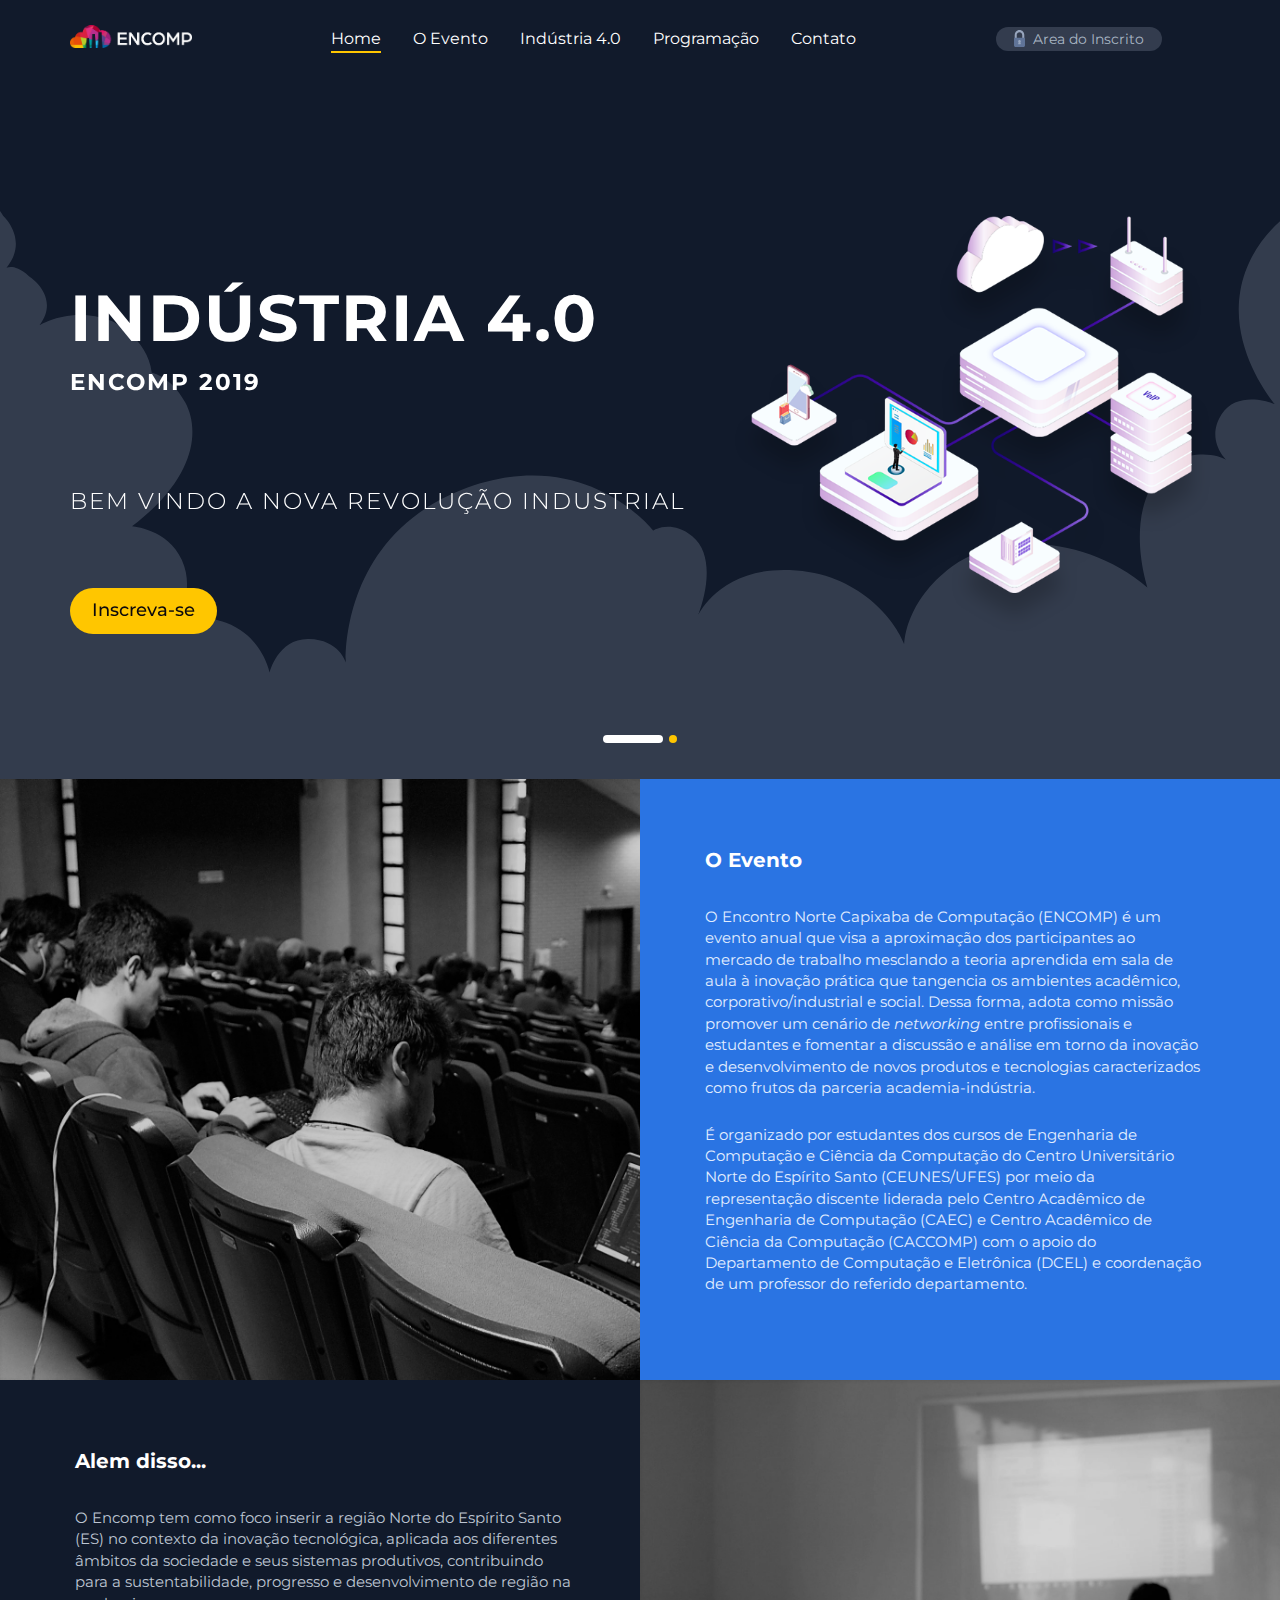
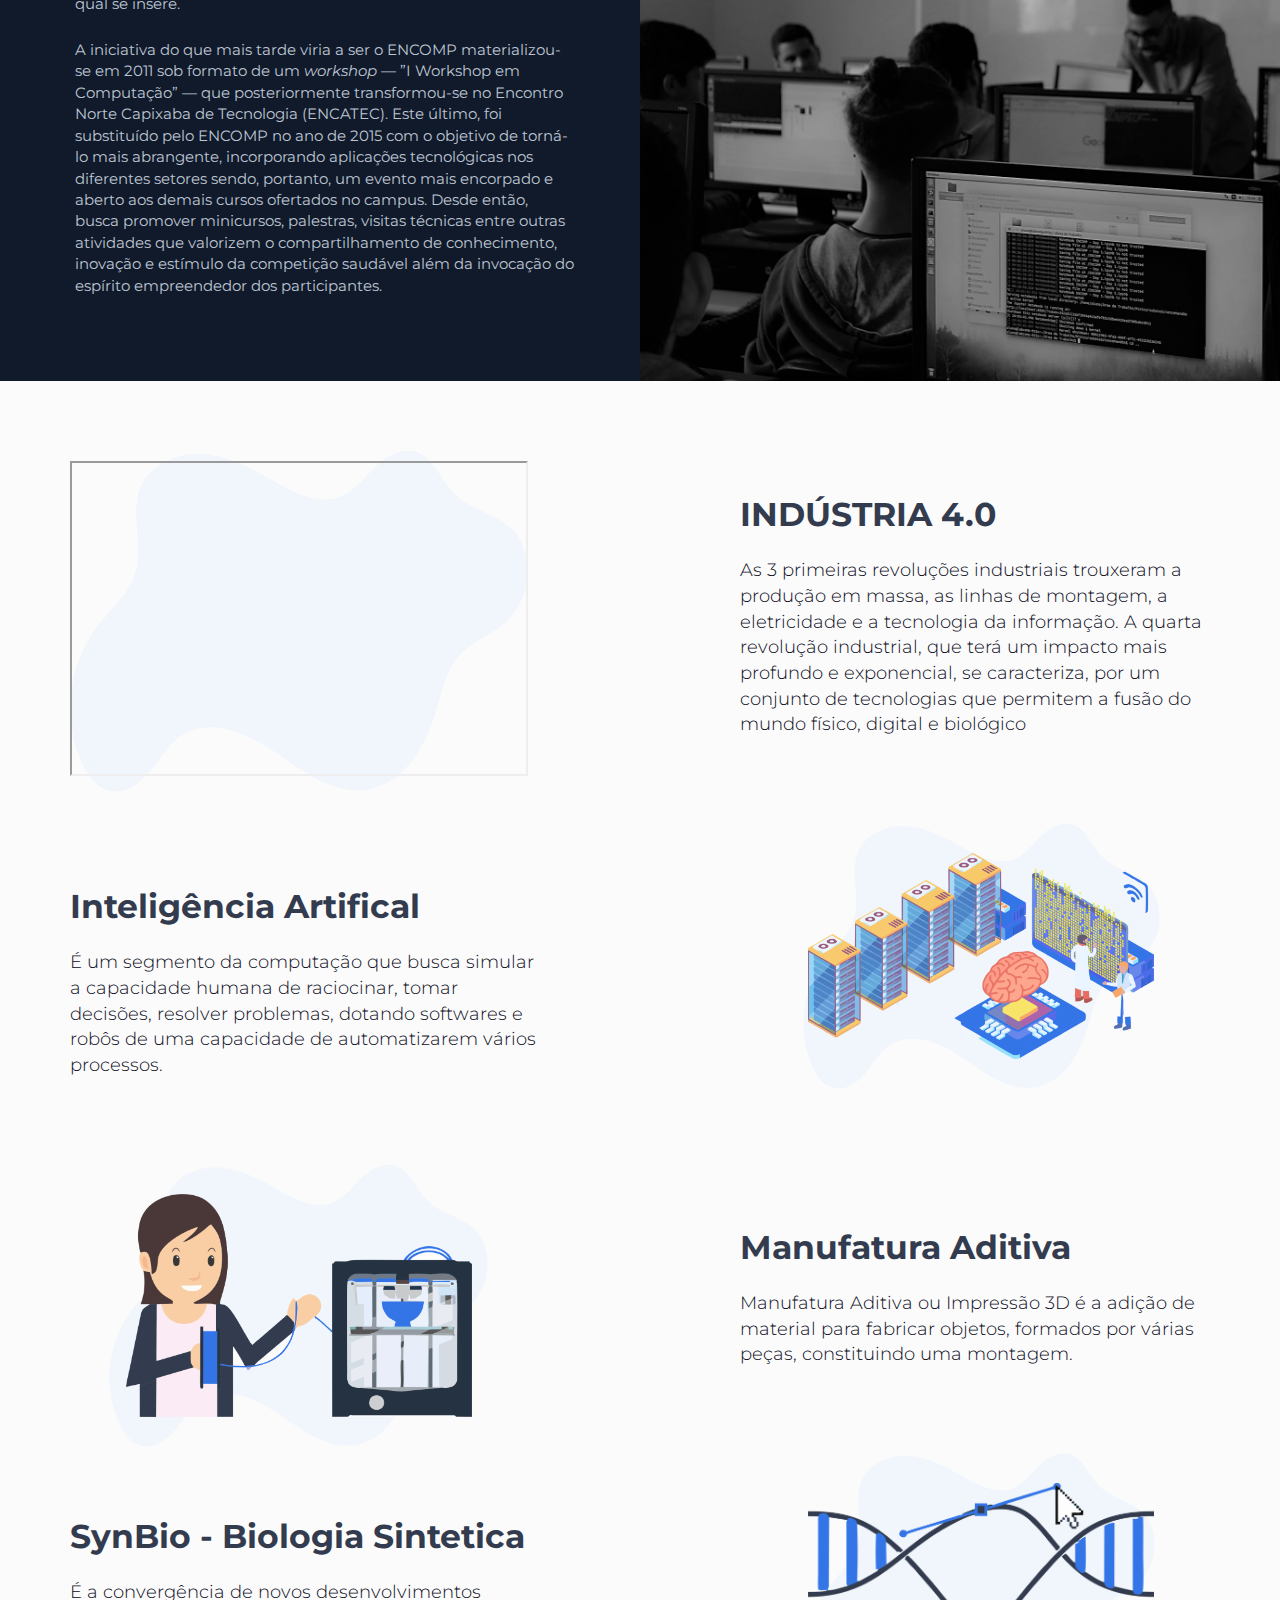
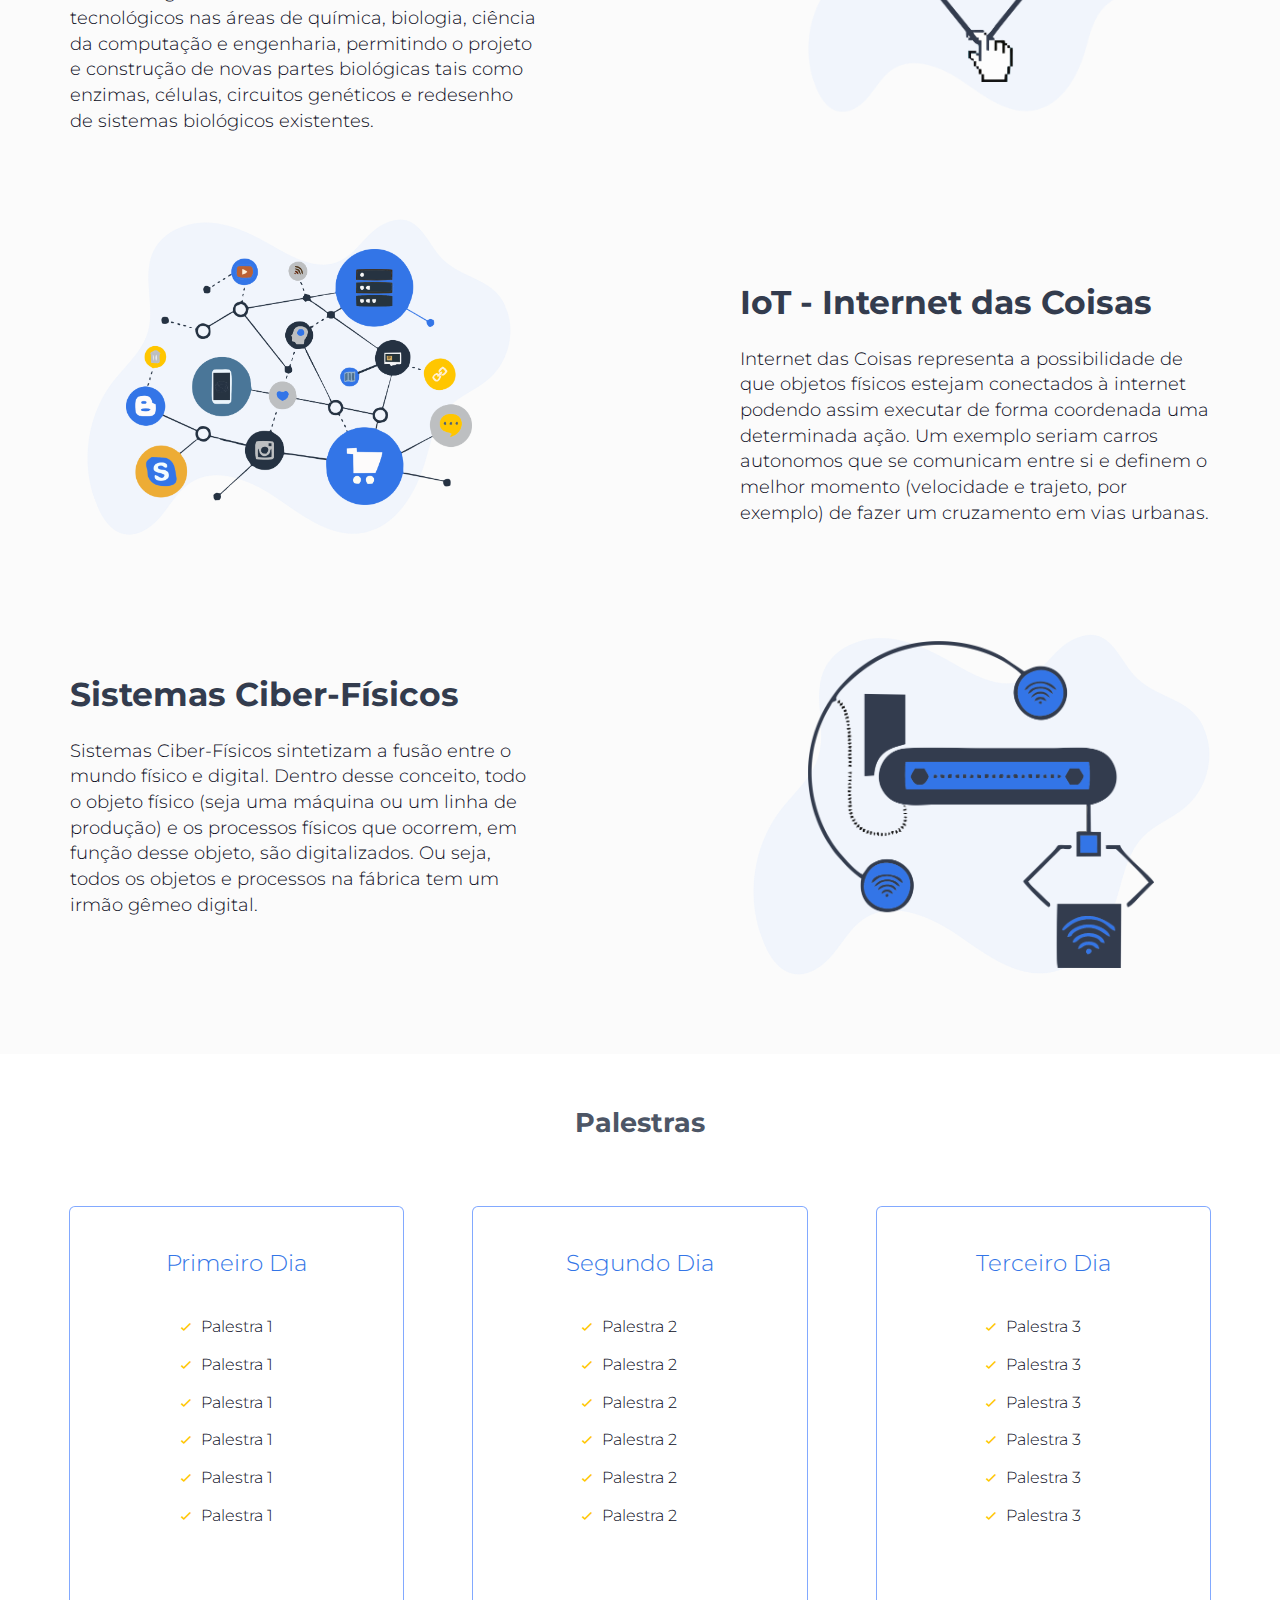
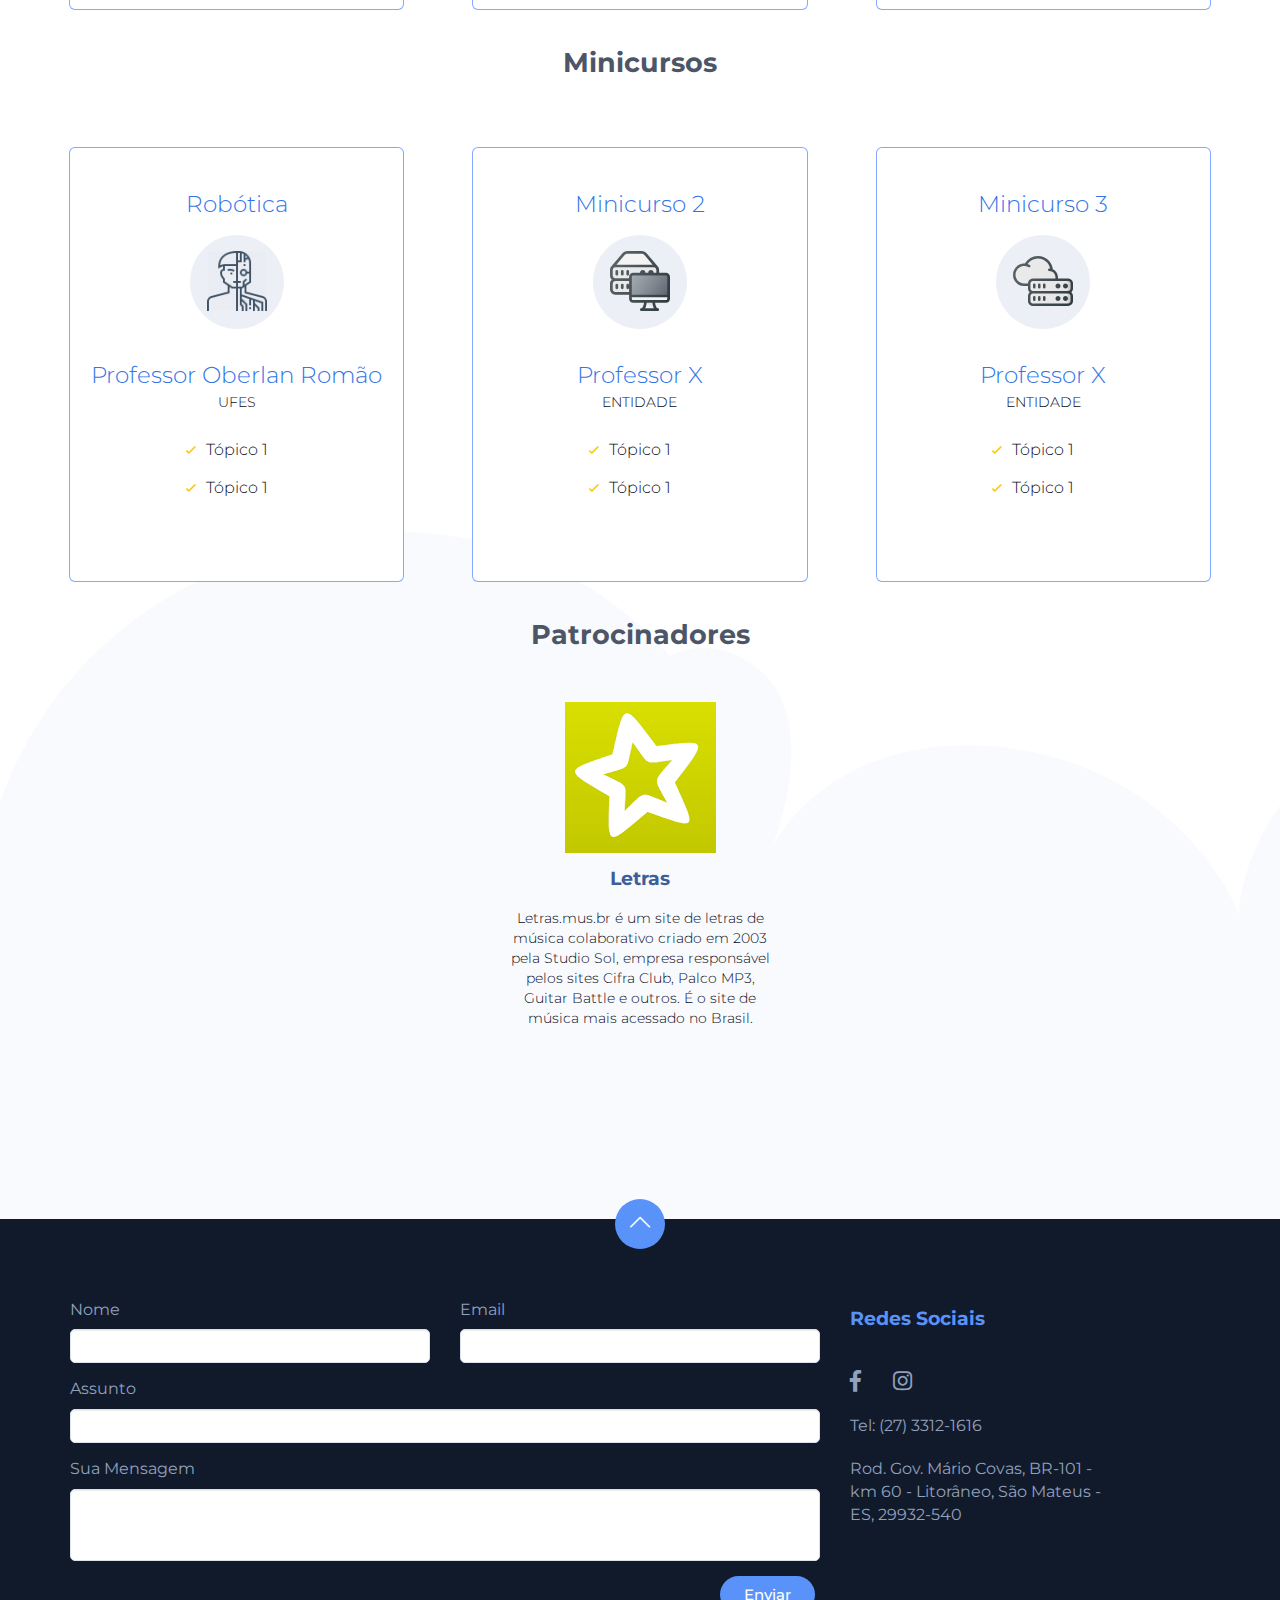
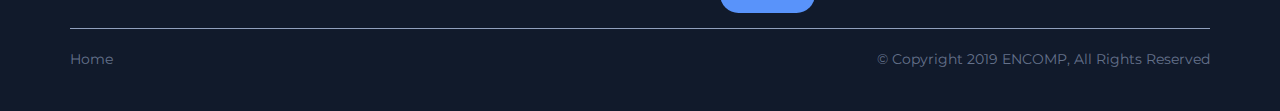
<file: index.html>
<!DOCTYPE html>
<html lang="en">
<head>
    <meta charset="UTF-8">
    <meta name="viewport" content="width=device-width, initial-scale=1.0">
    <title>ENCOMP</title>
    <link rel="stylesheet" type="text/css" href="css/bootstrap.min.css">
    <link rel="stylesheet" type="text/css" href="css/fontawesome-all.min.css">
    <link rel="stylesheet" type="text/css" href="css/slick.css">
    <link rel="stylesheet" type="text/css" href="css/style.css">
    <link rel="stylesheet" type="text/css" href="css/custom.css">
    <link rel="shortcut icon" href="images/e.png">
</head>
<body>
<div id="header-holder">
    <nav id="nav" class="navbar navbar-full">
        <div class="container-fluid">
            <div class="container container-nav">
                <div class="row">
                    <div class="col-md-12">
                        <div class="navbar-header">
                            <button aria-expanded="false" type="button" class="navbar-toggle collapsed" data-toggle="collapse" data-target="#bs">
                                <span class="icon-bar"></span>
                                <span class="icon-bar"></span>
                                <span class="icon-bar"></span>
                            </button>
                            <a class="navbar-brand" href="index.html"><img src="images/logo.png"></a>
                        </div>
                        <div style="height: 1px;" role="main" aria-expanded="false" class="navbar-collapse collapse navbar-collapse-centered" id="bs">
                            <ul class="nav navbar-nav navbar-nav-centered">
                                <li class="nav-item active"><a class="nav-link" href="index.html">Home</a></li>
                                 <li class="nav-item"><a class="nav-link" href="#sobre">O Evento</a> </li>
                                  <li class="nav-item"><a class="nav-link" href="#i40">Indústria 4.0</a> </li>
                                <li class="nav-item"><a class="nav-link" href="#programacao">Programação</a> </li>
                                <li class="nav-item"><a class="nav-link" href="#contato">Contato</a> </li>
                                
                            </ul>
                           <ul class="nav navbar-nav navbar-right other-navbar">
                                <li class="nav-item">
                                    <a class="nav-link btn-client-area" id="link"  href="login.html"><img src="images/lock.svg" alt="">Area do Inscrito</a>
                                   
                                </li>
                                <li class="nav-item">
                                   
                                </li>
                            </ul>
                        </div>
                    </div>
                </div>
            </div>
        </div>
    </nav>
    <div id="top-content" class="container-fluid">
        <div class="container">
            <div class="row">
                <div class="col-sm-12">
                    <div class="main-slider">
                        <div class="slide">
                            <div class="row rtl-row">
                                <div class="col-sm-5">
                                    <div class="img-holder">
                                        <img src="images/slide-img1.png" alt="">
                                    </div>
                                </div>
                                <div class="col-sm-7">

                                    <div class="b-text" >INDÚSTRIA 4.0 <br> <div class="m-text"><span class="bold"> ENCOMP  2019</div> <div class="m-text">BEM VINDO A NOVA REVOLUÇÃO INDUSTRIAL</span></div>
                                     </div>
                                    <a href="#" class="hbtn hbtn-primary hbtn-lg">Inscreva-se</a>
                                </div>
                            </div>
                        </div>
                        <div class="slide">
                            <div class="row rtl-row">
                                <div class="col-sm-5">
                                    <div class="img-holder">
                                        <img src="images/slide-img2.png" alt="">
                                    </div>
                                </div>
                                <div class="col-sm-7">
                                    <div class="b-text">Prepare-se para<br>os desafios do futuro</div>
                                    
                                    <a href="#" class="hbtn hbtn-primary hbtn-lg">Inscreva-se</a>
                                </div>
                            </div>
                        </div>
                </div>
                </div>
            </div>
        </div>
    </div>
</div>
 
<div class="text-photo-sc container-fluid blue-bg">
    <div class="row">
        <div class="col-md-6 photo-holder photo1" id = "sobre"></div>
        <div class="col-md-6 text-holder text1">
            <div class="text-box">
                <h4>O Evento</h4>
                <p>O Encontro Norte Capixaba de Computação (ENCOMP) é um evento  anual que visa a aproximação dos participantes ao mercado de trabalho mesclando a teoria aprendida em sala de aula à inovação prática que tangencia os ambientes acadêmico, corporativo/industrial e social. Dessa forma, adota como missão promover um cenário de <i>networking</i> entre profissionais e estudantes e fomentar a discussão e análise em torno da inovação e desenvolvimento de novos produtos e tecnologias caracterizados como frutos da parceria academia-indústria. </p>

                <p>É organizado por estudantes dos cursos de Engenharia de Computação e Ciência da Computação do Centro Universitário Norte do Espírito Santo (CEUNES/UFES) por meio da representação discente liderada pelo Centro Acadêmico de Engenharia de Computação <a href="caecufes.com.br">(CAEC)</a> e Centro Acadêmico de Ciência da Computação (CACCOMP) com o apoio do Departamento de Computação e Eletrônica <a href=”html://computacao.saomateus.ufes.br”>(DCEL)</a> e coordenação de um professor do referido departamento.</p>

            </div>
        </div>
    </div>
</div>
<div class="text-photo-sc container-fluid darkblue-bg">
    <div class="row rtl-row">
        <div class="col-md-6 photo-holder photo2"></div>
        <div class="col-md-6 text-holder text2 opposite">
            <div class="text-box">
                <h4>Alem disso...</h4>
                <p>O Encomp tem como foco inserir a região Norte do Espírito Santo (ES) no contexto da inovação tecnológica, aplicada aos diferentes âmbitos da sociedade e seus sistemas produtivos, contribuindo para a sustentabilidade, progresso e desenvolvimento de região na qual se insere.</p>

                <p>A iniciativa do que mais tarde viria a ser o ENCOMP materializou-se em 2011 sob formato de um <i>workshop</i> ― ”I Workshop em Computação” ― que posteriormente transformou-se no Encontro Norte Capixaba de Tecnologia (ENCATEC).
                Este último, foi substituído pelo ENCOMP no ano de 2015 com o objetivo de torná-lo mais abrangente, incorporando aplicações tecnológicas nos diferentes setores sendo, portanto, um evento mais encorpado e aberto aos demais cursos ofertados no campus. Desde então, busca promover minicursos, palestras, visitas técnicas entre outras atividades que valorizem o compartilhamento de conhecimento, inovação e estímulo da competição saudável além da invocação do espírito empreendedor dos participantes.</p>

            </div>
        </div>
    </div>
</div>

<div class="features container-fluid" id = "i40">
    <div class="container">
        <div class="row">
            <div class="col-sm-5">
                <div class="img-holder">
                    <iframe width="100%" height="315" src="https://drive.google.com/file/d/1lFXYmMQ07WJGZhEKq-dIxDT_Ql8cCGAp/preview"  allowfullscreen></iframe>
                </div>
            </div>
            <div class="col-sm-7 def-aligned">
                <div class="feature-info">
                    <div class="feature-title">INDÚSTRIA 4.0</div>
                    <div class="feature-text">As 3 primeiras revoluções industriais trouxeram a produção em massa, as linhas de montagem, a eletricidade e a tecnologia da informação. A quarta revolução industrial, que terá um impacto mais profundo e exponencial, se caracteriza, por um conjunto de tecnologias que permitem a fusão do mundo físico, digital e biológico</div>
                  
                </div>
            </div>
        </div>
    </div>
    <div class = "container">
        <div class="row rtl-row">
            <div class="col-sm-5">
                <div class="img-holder">
                    <img src="images/ai.png" alt="">
                </div>
            </div>
            <div class="col-sm-7">
                <div class="feature-info">
                    <div class="feature-title" >Inteligência Artifical</div>
                    <div class="feature-text">É um segmento da computação que busca simular a capacidade humana de raciocinar, tomar decisões, resolver problemas, dotando softwares e robôs de uma capacidade de automatizarem vários processos.</div>
                    
                </div>
            </div>
        </div>
        <div class="row">
            <div class="col-sm-5">
                <div class="img-holder">
                    <img src="images/printer.png" alt="">
                </div>
            </div>
            <div class="col-sm-7 def-aligned">
                <div class="feature-info">
                    <div class="feature-title">Manufatura Aditiva</div>
                    <div class="feature-text">Manufatura Aditiva ou Impressão 3D é a adição de material para fabricar objetos, formados por várias peças, constituindo uma montagem.</div>
                  
                </div>
            </div>
        </div>
        <div class="row rtl-row">
            <div class="col-sm-5">
                <div class="img-holder">
                    <img src="images/synbio.png" alt="">
                </div>
            </div>
            <div class="col-sm-7">
                <div class="feature-info">
                    <div class="feature-title">SynBio - Biologia Sintetica</div>
                    <div class="feature-text">É a convergência de novos desenvolvimentos tecnológicos nas áreas de química, biologia, ciência da computação e engenharia, permitindo o projeto e construção de novas partes biológicas tais como enzimas, células, circuitos genéticos e redesenho de sistemas biológicos existentes.</div>
                    
                </div>
            </div>
        </div>
        <div class="row">
            <div class="col-sm-5">
                <div class="img-holder">
                    <img src="images/iot.png" alt="">
                </div>
            </div>
            <div class="col-sm-7 def-aligned">
                <div class="feature-info">
                    <div class="feature-title">IoT - Internet das Coisas</div>
                    <div class="feature-text">Internet das Coisas representa a possibilidade de que objetos físicos estejam conectados à internet podendo assim executar de forma coordenada uma determinada ação. Um exemplo seriam carros autonomos que se comunicam entre si e definem o melhor momento (velocidade e trajeto, por exemplo) de fazer um cruzamento em vias urbanas.</div>
                   
                </div>
            </div>
        </div>
        <div class="row rtl-row">
            <div class="col-sm-5">
                <div class="img-holder">
                    <img src="images/cps.png" alt="">
                </div>
            </div>
            <div class="col-sm-7">
                <div class="feature-info">
                    <div class="feature-title">Sistemas Ciber-Físicos</div>
                    <div class="feature-text">Sistemas Ciber-Físicos sintetizam a fusão entre o mundo físico e digital. Dentro desse conceito, todo o objeto físico (seja uma máquina ou um linha de produção) e os processos físicos que ocorrem, em função desse objeto, são digitalizados. Ou seja, todos os objetos e processos na fábrica tem um irmão gêmeo digital.</div>
                   
                </div>
            </div>
        </div>
    </div>
</div>
<div class="pricing container-fluid">
    <div class="container">
        <div class="row">
            <div class="col-xs-12">
                <div class="row-title" id="programacao">Palestras</div>
            </div>
        </div>
        <div class="row custom-padding">
            <div class="col-sm-6 col-md-4">
                <div class="pricing-box">
                    <div class="pricing-title">Primeiro Dia</div>
                    <div class="pricing-icon">
                       
                    </div>
                    <div class="pricing-details">
                        <ul>
                            <li>Palestra 1</li>
                            <li>Palestra 1</li>
                            <li>Palestra 1</li>
                            <li>Palestra 1</li>
                            <li>Palestra 1</li>
                            <li>Palestra 1</li>
                        </ul>
                    </div> 
                </div>
            </div>
            <div class="col-sm-6 col-md-4">
                <div class="pricing-box">
                    <div class="pricing-icon">
                        <div class="pricing-title">Segundo Dia</div>
                    </div>
                    <div class="pricing-details">
                        <ul>
                            <li>Palestra 2</li>
                            <li>Palestra 2</li>
                            <li>Palestra 2</li>
                            <li>Palestra 2</li>
                            <li>Palestra 2</li>
                            <li>Palestra 2</li>
                        </ul>
                    </div>
                    
                   
                </div>
            </div>
            <div class="col-sm-6 col-md-4">
                <div class="pricing-box">
                    <div class="pricing-title">Terceiro Dia</div>
                    <div class="pricing-icon">
                    </div>
                    <div class="pricing-details">
                        <ul>
                            <li>Palestra 3</li>
                            <li>Palestra 3</li>
                            <li>Palestra 3</li>
                            <li>Palestra 3</li>
                            <li>Palestra 3</li>
                            <li>Palestra 3</li>
                        </ul>
                    </div>
              </div>
          </div>
       </div>
    
 
<div class="col-xs-12">
                <div class="row-title" >Minicursos</div>
            </div>
        <div class="row custom-padding">
            <div class="col-sm-6 col-md-4">
                <div class="pricing-box">
                    <div class="pricing-title">Robótica</div>
                    <div class="pricing-icon">
                        <div class="icon"><img src="images/robot.png" alt=""></div>
                    </div>
                        <div class="pricing-price">
                        <div class="price">
                            <span class="num">Professor Oberlan Romão</span>
                            <div class="price-info">UFES</div>
                        </div>
                    </div>
                    <div class="pricing-details">
                        <ul>
                            <li>Tópico 1</li>
                            <li>Tópico 1</li>
                        </ul>
                    </div> 
                </div>
            </div>
            <div class="col-sm-6 col-md-4">
                <div class="pricing-box">
                    <div class="pricing-title">Minicurso 2</div>
                    <div class="pricing-icon">
                        <div class="icon"><img src="images/server4.svg" alt=""></div>
                    </div>
                      <div class="pricing-price">
                        <div class="price">
                            <span class="num">Professor X</span>
                            <div class="price-info">ENTIDADE</div>
                        </div>
                    </div>
                    <div class="pricing-details">
                        <ul>
                            <li>Tópico 1</li>
                            <li>Tópico 1</li>
                        </ul>
                    </div>
                    
                   
                </div>
            </div>
            <div class="col-sm-6 col-md-4">
                <div class="pricing-box">
                    <div class="pricing-title">Minicurso 3</div>
                    <div class="pricing-icon">
                        <div class="icon"><img src="images/server2.svg" alt=""></div>
                    </div>
                     <div class="pricing-price">
                        <div class="price">
                            <span class="num">Professor X</span>
                            <div class="price-info">ENTIDADE</div>
                        </div>
                    </div>
                    <div class="pricing-details">
                        <ul>
                            <li>Tópico 1</li>
                            <li>Tópico 1</li>
                        </ul>
                    </div>
               </div>
          </div>
      </div>
  </div>
  <div class="row">
            <div class="col-md-12">
                <div class="row-title">Patrocinadores</div>
            </div>
        </div>
<div class="domain-features container-fluid">

    <div class="container">
        <div class="row">
            <div class="col-sm-4 col-md-4">
               
            </div>
            <div class="col-sm-4 col-md-4">
                <div class="dfeature-box">
                   <div class="icon"><a href="https://www.letras.mus.br"><img src="images/letras.png" alt=""></a></div>
                    <div class="title">Letras</div>
                    <div class="details">Letras.mus.br é um site de letras de música colaborativo criado em 2003 pela Studio Sol, empresa responsável pelos sites Cifra Club, Palco MP3, Guitar Battle e outros. É o site de música mais acessado no Brasil.</div>
                </div>
                </div>
            </div>
            <div class="col-sm-4 col-md-4">
               
            </div>
        </div>
    </div>
</div>
   <!--APOIO LINHA COMENDADA PARA DEFINIFICAO DOS MESMOS <div class="domain-pricing container-fluid">
        <div class="container">
            <div class="row">
                <div class="col-sm-12">
                    <div class="row">
                <div class="col-sm-12">
                    <div class="row-title">Apoio</div>
                </div>
            </div>
                    <div class="info-img"><img src="images/tlds.jpg" alt=""></div>
                </div>
            </div>
        </div>
    </div>-->
</div>
<div class="footer container-fluid" id = "contato">
    <a class="btn-go-top" href="#"><i class="hstb hstb-down-arrow"></i></a>
    <div class="container">
        <div class="row">
            <div class="col-md-8">

                <div class="form-holder">
                    <form>
                        <div class="form-row">
                            <div class="col-xs-12 col-sm-6">
                                <label for="inputName1">Nome</label>
                                <input id="inputName1" type="text" class="form-control" required>
                            </div>
                            <div class="col-xs-12 col-sm-6">
                                <label for="inputEmail1">Email</label>
                                <input id="inputEmail1" type="text" class="form-control" required>
                            </div>
                        </div>
                        <div class="form-row">
                            <div class="col-xs-12">
                                <label for="inputSubject1">Assunto</label>
                                    <input id="inputSubject1" type="text" class="form-control" required>
    
                                </div>
                            </div>
                        
                        <div class="form-row">
                            <div class="col-xs-12">
                                <label for="inputMessage1">Sua Mensagem</label>
                                <textarea id="inputMessage1" class="form-control" required></textarea>
                            </div>
                        </div>
                        <div class="form-row">
                            <div class="col-xs-12">
                                <div class="submit-holder">
                                    <button type="submit" class="hbtn hbtn-blue">Enviar</button>
                                </div>
                            </div>
                        </div>
                    </form>
                </div>
            </div>


            <div class="col-xs-12 col-sm-3 col-md-3 col-lg-3">
                <div class="footer-menu custom-footer-menu">
                    <h4>Redes Sociais</h4>
                    <ul class="social">
                        <li><a href="https://www.facebook.com/EncompUfes/"><i class="fab fa-facebook-f"></i></a></li>
                        <li><a href="https://www.instagram.com/encompceunes/"><i class="fab fa-instagram"></i></a></li>
                    </ul>
                    <ul>
                        <li>Tel: (27) 3312-1616</li>
                        <li><a href="https://www.google.com.br/maps/place/Universidade+Federal+do+Espírito+Santo+-+Campus+São+Mateus/@-18.6758348,-39.8623881,15z/data=!4m2!3m1!1s0x0:0xd6dde30c8ab9461b?sa=X&ved=2ahUKEwi17tj_yqvkAhXDI7kGHbxkCgMQ_BIwDXoECAgQCA">Rod. Gov. Mário Covas, BR-101 - km 60 - Litorâneo, São Mateus - ES, 29932-540</a></li>
                      
                    </ul>
                </div>
            </div>
        </div>
        <div class="sub-footer">
            <div class="row">
                <div class="col-md-6">
                    <div class="sub-footer-menu">
                        <ul>
                            <li><a href="#">Home</a></li>       
                    </div>
                </div>
                <div class="col-md-6">
                    <div class="copyright">© Copyright 2019 ENCOMP, All Rights Reserved</div>
                </div>
            </div>
        </div>
    </div>
</div>
<script src="js/jquery.min.js"></script>
<script src="js/bootstrap.min.js"></script>
<script src="js/slick.min.js"></script>
<script src="js/main.js"></script>
</body>
</html>
</file>
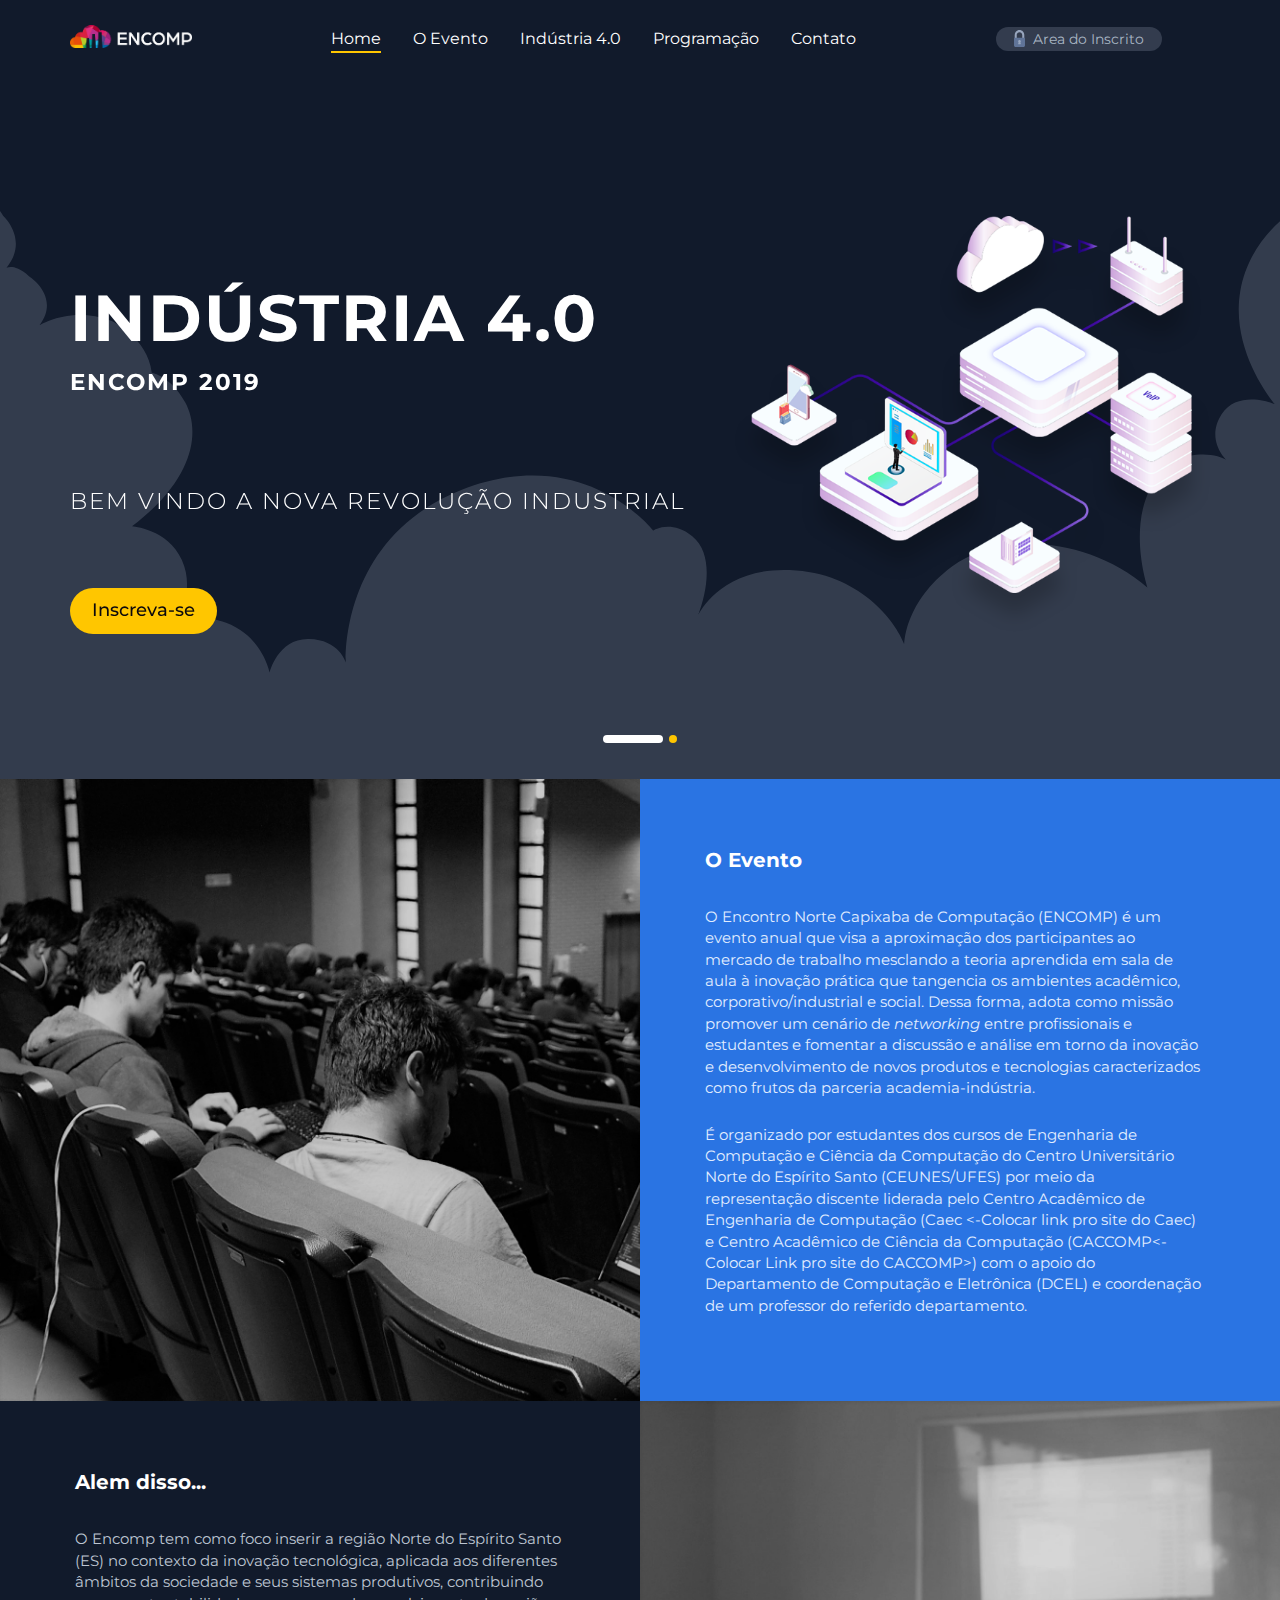
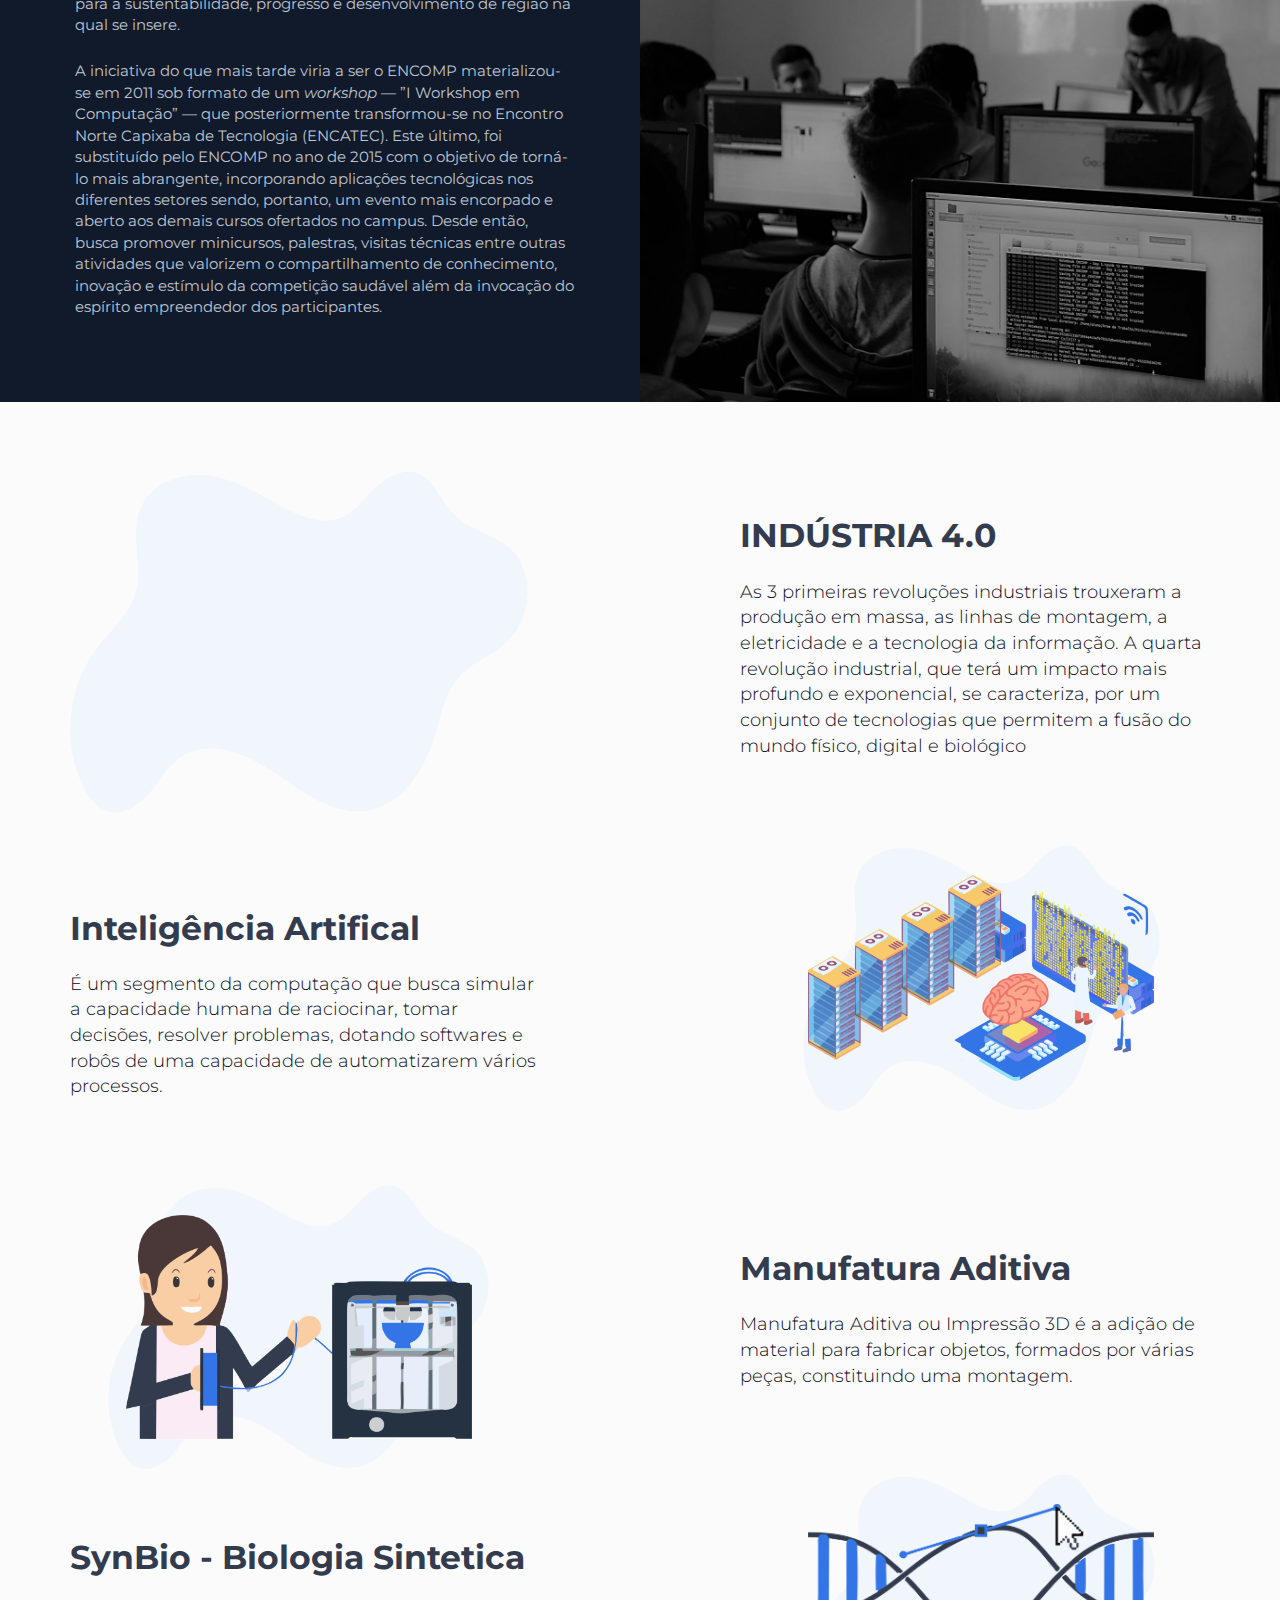
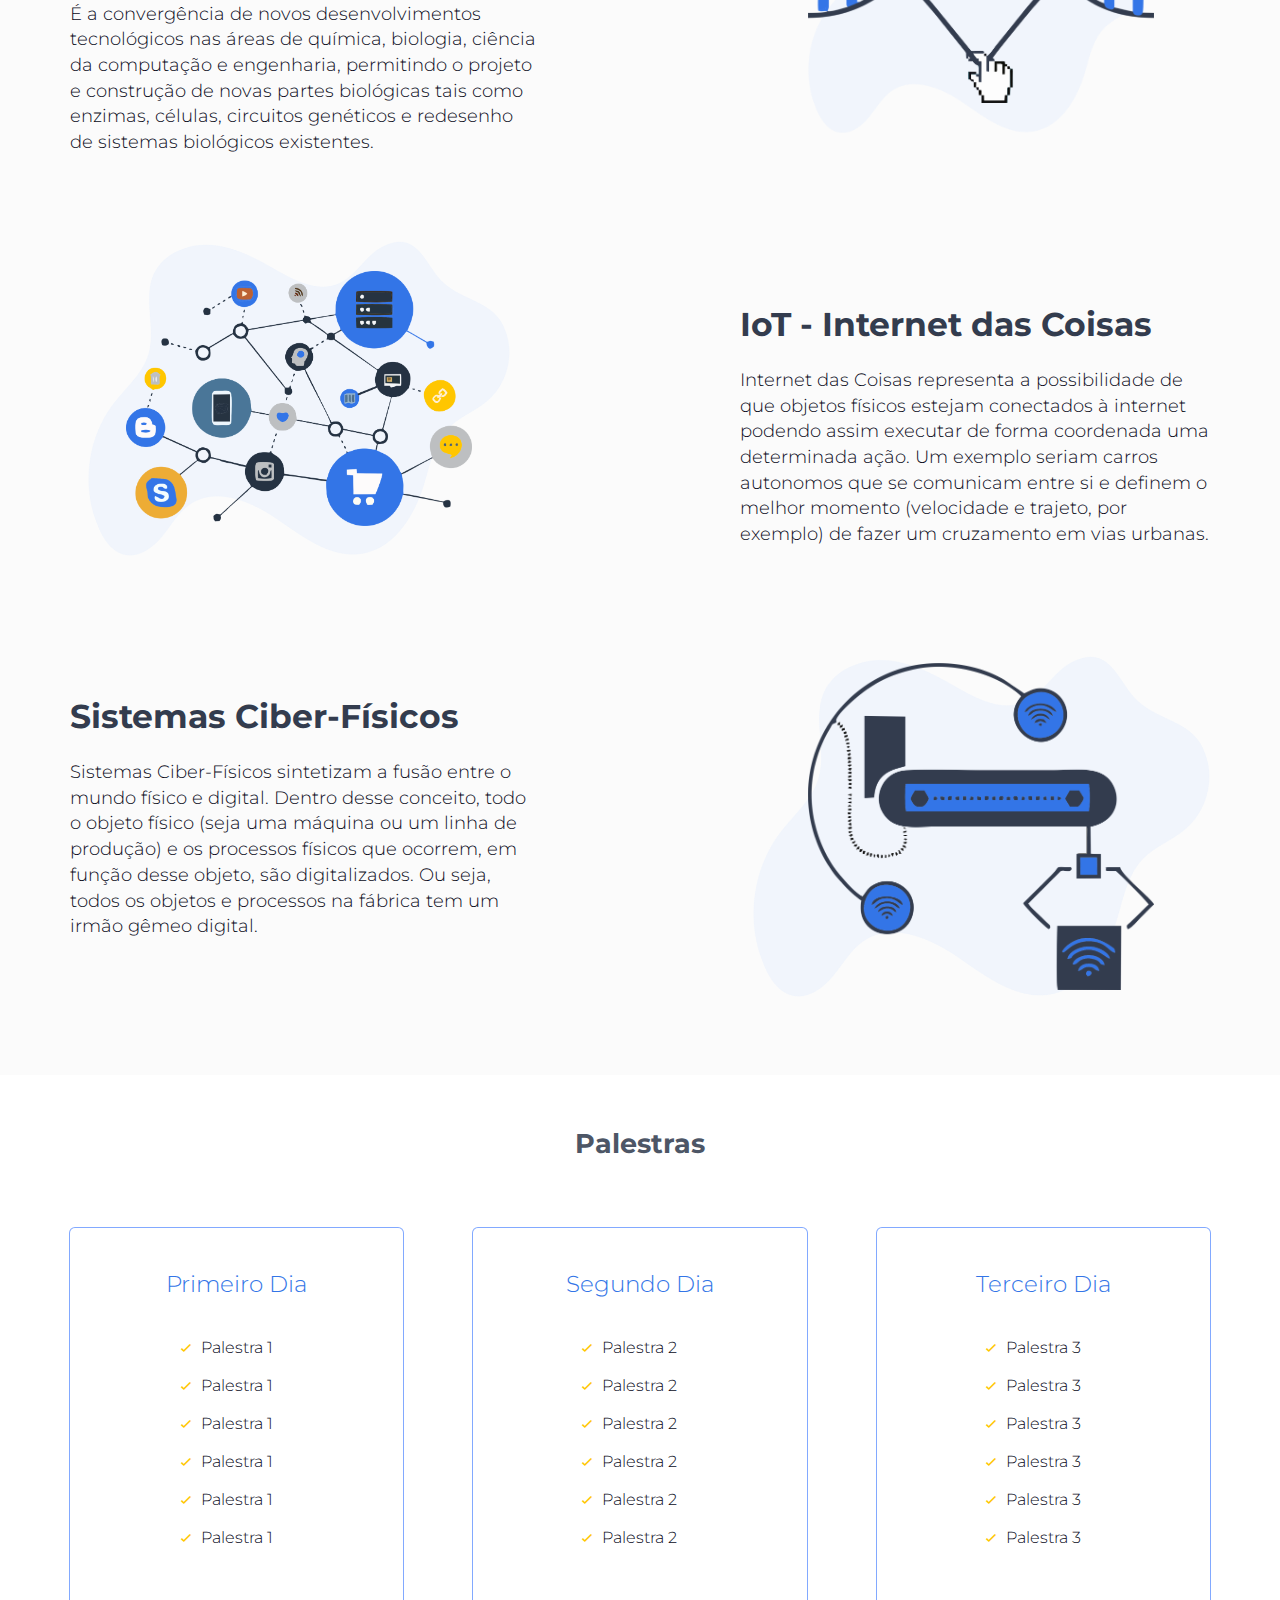
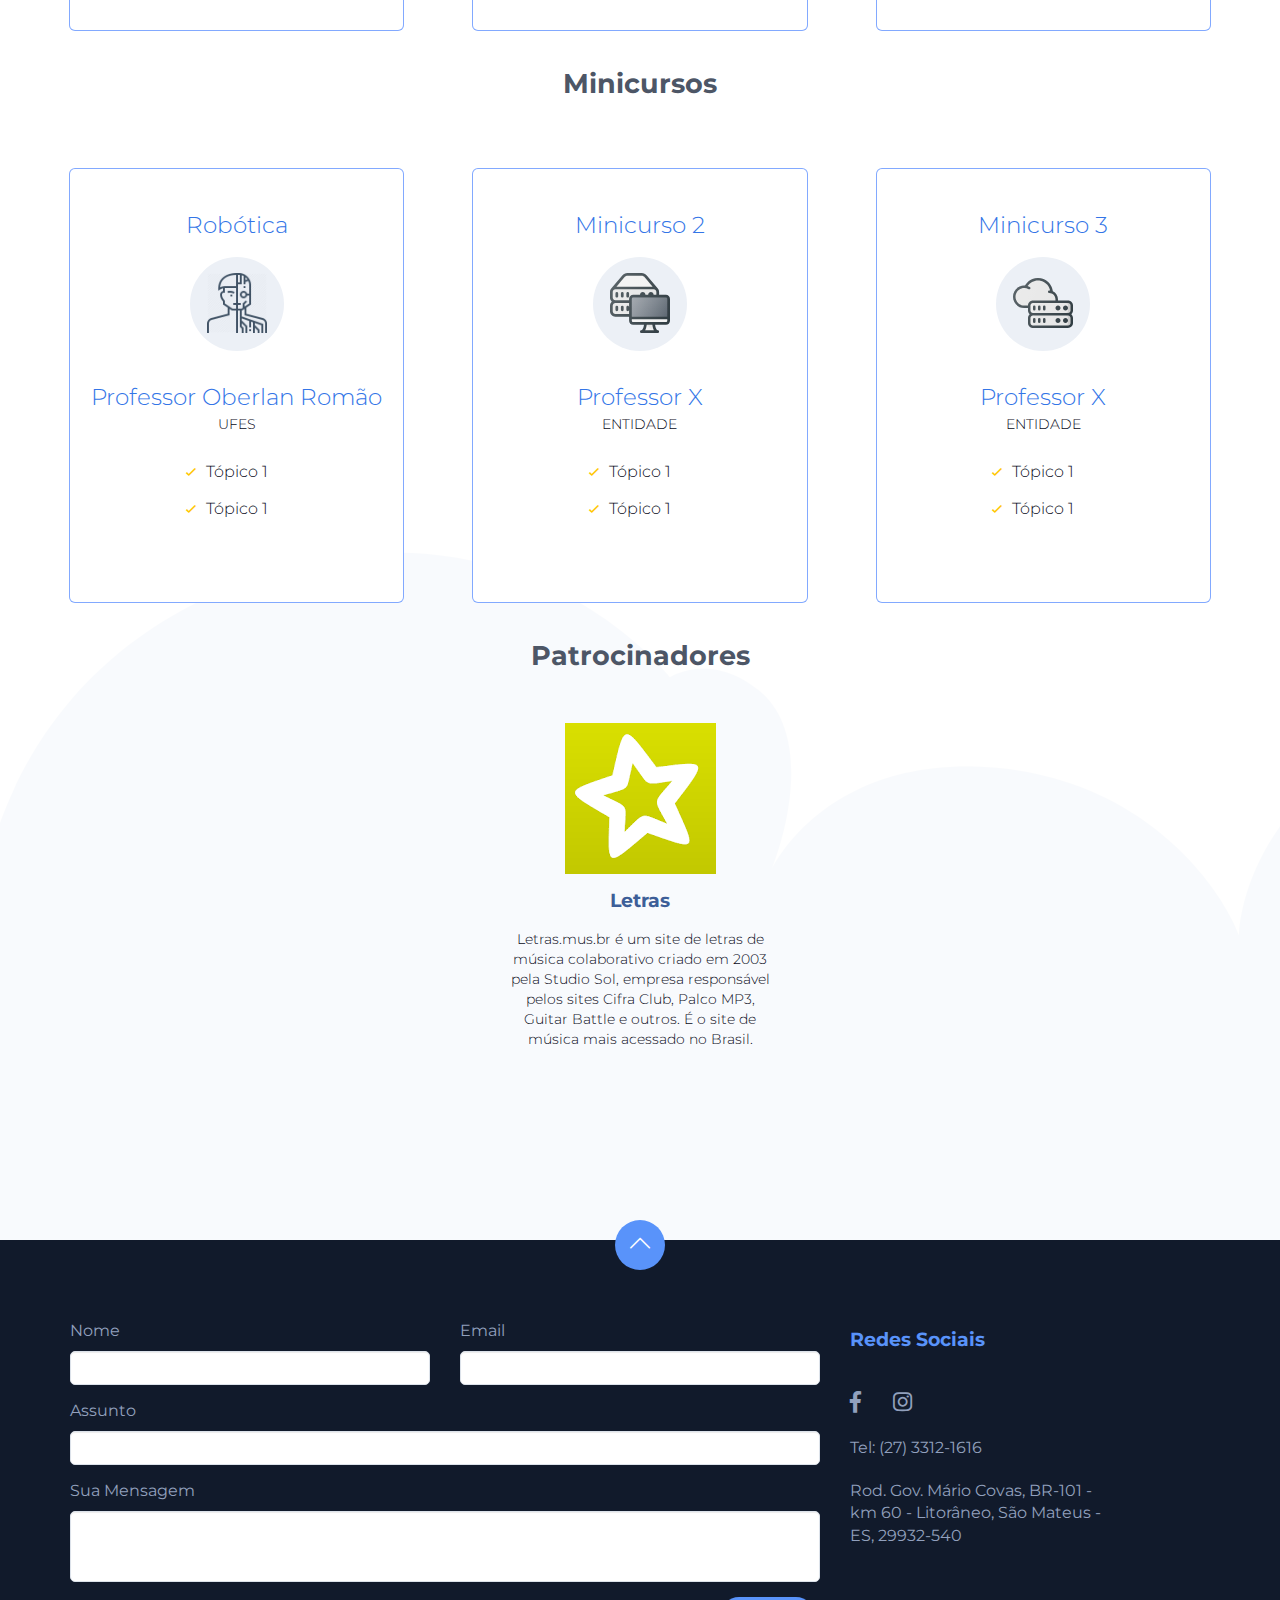
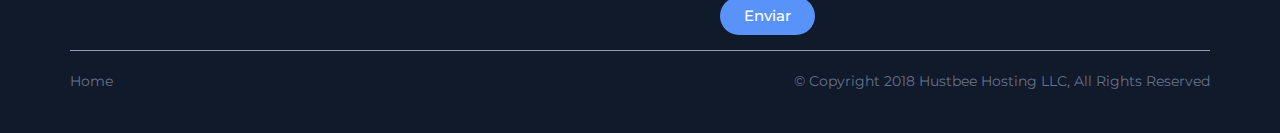
<file: Template/index.html>
<!DOCTYPE html>
<html lang="en">
<head>
    <meta charset="UTF-8">
    <meta name="viewport" content="width=device-width, initial-scale=1.0">
    <title>ENCOMP</title>
    <link rel="stylesheet" type="text/css" href="css/bootstrap.min.css">
    <link rel="stylesheet" type="text/css" href="css/fontawesome-all.min.css">
    <link rel="stylesheet" type="text/css" href="css/slick.css">
    <link rel="stylesheet" type="text/css" href="css/style.css">
    <link rel="stylesheet" type="text/css" href="css/custom.css">
    <link rel="shortcut icon" href="images/e.png">
</head>
<body>
<div id="header-holder">
    <nav id="nav" class="navbar navbar-full">
        <div class="container-fluid">
            <div class="container container-nav">
                <div class="row">
                    <div class="col-md-12">
                        <div class="navbar-header">
                            <button aria-expanded="false" type="button" class="navbar-toggle collapsed" data-toggle="collapse" data-target="#bs">
                                <span class="icon-bar"></span>
                                <span class="icon-bar"></span>
                                <span class="icon-bar"></span>
                            </button>
                            <a class="navbar-brand" href="index.html"><img src="images/logo.png"></a>
                        </div>
                        <div style="height: 1px;" role="main" aria-expanded="false" class="navbar-collapse collapse navbar-collapse-centered" id="bs">
                            <ul class="nav navbar-nav navbar-nav-centered">
                                <li class="nav-item active"><a class="nav-link" href="index.html">Home</a></li>
                                 <li class="nav-item"><a class="nav-link" href="#sobre">O Evento</a> </li>
                                  <li class="nav-item"><a class="nav-link" href="#i40">Indústria 4.0</a> </li>
                                <li class="nav-item"><a class="nav-link" href="#programacao">Programação</a> </li>
                                <li class="nav-item"><a class="nav-link" href="#contato">Contato</a> </li>
                                
                            </ul>
                           <ul class="nav navbar-nav navbar-right other-navbar">
                                <li class="nav-item">
                                    <a class="nav-link btn-client-area" id="link"  href="login.html"><img src="images/lock.svg" alt="">Area do Inscrito</a>
                                   
                                </li>
                                <li class="nav-item">
                                   
                                </li>
                            </ul>
                        </div>
                    </div>
                </div>
            </div>
        </div>
    </nav>
    <div id="top-content" class="container-fluid">
        <div class="container">
            <div class="row">
                <div class="col-sm-12">
                    <div class="main-slider">
                        <div class="slide">
                            <div class="row rtl-row">
                                <div class="col-sm-5">
                                    <div class="img-holder">
                                        <img src="images/slide-img1.png" alt="">
                                    </div>
                                </div>
                                <div class="col-sm-7">

                                    <div class="b-text" >INDÚSTRIA 4.0 <br> <div class="m-text"><span class="bold"> ENCOMP  2019</div> <div class="m-text">BEM VINDO A NOVA REVOLUÇÃO INDUSTRIAL</span></div>
                                     </div>
                                    <a href="#" class="hbtn hbtn-primary hbtn-lg">Inscreva-se</a>
                                </div>
                            </div>
                        </div>
                        <div class="slide">
                            <div class="row rtl-row">
                                <div class="col-sm-5">
                                    <div class="img-holder">
                                        <img src="images/slide-img2.png" alt="">
                                    </div>
                                </div>
                                <div class="col-sm-7">
                                    <div class="b-text">Prepare-se para<br>os desafios do futuro</div>
                                    
                                    <a href="#" class="hbtn hbtn-primary hbtn-lg">Inscreva-se</a>
                                </div>
                            </div>
                        </div>
                </div>
                </div>
            </div>
        </div>
    </div>
</div>
 
<div class="text-photo-sc container-fluid blue-bg">
    <div class="row">
        <div class="col-md-6 photo-holder photo1" id = "sobre"></div>
        <div class="col-md-6 text-holder text1">
            <div class="text-box">
                <h4>O Evento</h4>
                <p>O Encontro Norte Capixaba de Computação (ENCOMP) é um evento  anual que visa a aproximação dos participantes ao mercado de trabalho mesclando a teoria aprendida em sala de aula à inovação prática que tangencia os ambientes acadêmico, corporativo/industrial e social. Dessa forma, adota como missão promover um cenário de <i>networking</i> entre profissionais e estudantes e fomentar a discussão e análise em torno da inovação e desenvolvimento de novos produtos e tecnologias caracterizados como frutos da parceria academia-indústria. </p>

                <p>É organizado por estudantes dos cursos de Engenharia de Computação e Ciência da Computação do Centro Universitário Norte do Espírito Santo (CEUNES/UFES) por meio da representação discente liderada pelo Centro Acadêmico de Engenharia de Computação (Caec <-Colocar link pro site do Caec) e Centro Acadêmico de Ciência da Computação (CACCOMP<-Colocar Link pro site do CACCOMP>) com o apoio do Departamento de Computação e Eletrônica (DCEL<link: computacao.saomateus.ufes.br >) e coordenação de um professor do referido departamento.</p>

            </div>
        </div>
    </div>
</div>
<div class="text-photo-sc container-fluid darkblue-bg">
    <div class="row rtl-row">
        <div class="col-md-6 photo-holder photo2"></div>
        <div class="col-md-6 text-holder text2 opposite">
            <div class="text-box">
                <h4>Alem disso...</h4>
                <p>O Encomp tem como foco inserir a região Norte do Espírito Santo (ES) no contexto da inovação tecnológica, aplicada aos diferentes âmbitos da sociedade e seus sistemas produtivos, contribuindo para a sustentabilidade, progresso e desenvolvimento de região na qual se insere.</p>

                <p>A iniciativa do que mais tarde viria a ser o ENCOMP materializou-se em 2011 sob formato de um <i>workshop</i> ― ”I Workshop em Computação” ― que posteriormente transformou-se no Encontro Norte Capixaba de Tecnologia (ENCATEC).
                Este último, foi substituído pelo ENCOMP no ano de 2015 com o objetivo de torná-lo mais abrangente, incorporando aplicações tecnológicas nos diferentes setores sendo, portanto, um evento mais encorpado e aberto aos demais cursos ofertados no campus. Desde então, busca promover minicursos, palestras, visitas técnicas entre outras atividades que valorizem o compartilhamento de conhecimento, inovação e estímulo da competição saudável além da invocação do espírito empreendedor dos participantes.</p>

            </div>
        </div>
    </div>
</div>

<div class="features container-fluid" id = "i40">
    <div class="container">
        <div class="row">
            <div class="col-sm-5">
                <div class="img-holder">
                    <iframe width="100%" height="315" src="https://www.youtube.com/embed/WAZ54__Xi0o" frameborder="0" allow="accelerometer; autoplay; encrypted-media; gyroscope; picture-in-picture" allowfullscreen></iframe>
                </div>
            </div>
            <div class="col-sm-7 def-aligned">
                <div class="feature-info">
                    <div class="feature-title">INDÚSTRIA 4.0</div>
                    <div class="feature-text">As 3 primeiras revoluções industriais trouxeram a produção em massa, as linhas de montagem, a eletricidade e a tecnologia da informação. A quarta revolução industrial, que terá um impacto mais profundo e exponencial, se caracteriza, por um conjunto de tecnologias que permitem a fusão do mundo físico, digital e biológico</div>
                  
                </div>
            </div>
        </div>
    </div>
    <div class = "container">
        <div class="row rtl-row">
            <div class="col-sm-5">
                <div class="img-holder">
                    <img src="images/ai.png" alt="">
                </div>
            </div>
            <div class="col-sm-7">
                <div class="feature-info">
                    <div class="feature-title" >Inteligência Artifical</div>
                    <div class="feature-text">É um segmento da computação que busca simular a capacidade humana de raciocinar, tomar decisões, resolver problemas, dotando softwares e robôs de uma capacidade de automatizarem vários processos.</div>
                    
                </div>
            </div>
        </div>
        <div class="row">
            <div class="col-sm-5">
                <div class="img-holder">
                    <img src="images/printer.png" alt="">
                </div>
            </div>
            <div class="col-sm-7 def-aligned">
                <div class="feature-info">
                    <div class="feature-title">Manufatura Aditiva</div>
                    <div class="feature-text">Manufatura Aditiva ou Impressão 3D é a adição de material para fabricar objetos, formados por várias peças, constituindo uma montagem.</div>
                  
                </div>
            </div>
        </div>
        <div class="row rtl-row">
            <div class="col-sm-5">
                <div class="img-holder">
                    <img src="images/synbio.png" alt="">
                </div>
            </div>
            <div class="col-sm-7">
                <div class="feature-info">
                    <div class="feature-title">SynBio - Biologia Sintetica</div>
                    <div class="feature-text">É a convergência de novos desenvolvimentos tecnológicos nas áreas de química, biologia, ciência da computação e engenharia, permitindo o projeto e construção de novas partes biológicas tais como enzimas, células, circuitos genéticos e redesenho de sistemas biológicos existentes.</div>
                    
                </div>
            </div>
        </div>
        <div class="row">
            <div class="col-sm-5">
                <div class="img-holder">
                    <img src="images/iot.png" alt="">
                </div>
            </div>
            <div class="col-sm-7 def-aligned">
                <div class="feature-info">
                    <div class="feature-title">IoT - Internet das Coisas</div>
                    <div class="feature-text">Internet das Coisas representa a possibilidade de que objetos físicos estejam conectados à internet podendo assim executar de forma coordenada uma determinada ação. Um exemplo seriam carros autonomos que se comunicam entre si e definem o melhor momento (velocidade e trajeto, por exemplo) de fazer um cruzamento em vias urbanas.</div>
                   
                </div>
            </div>
        </div>
        <div class="row rtl-row">
            <div class="col-sm-5">
                <div class="img-holder">
                    <img src="images/cps.png" alt="">
                </div>
            </div>
            <div class="col-sm-7">
                <div class="feature-info">
                    <div class="feature-title">Sistemas Ciber-Físicos</div>
                    <div class="feature-text">Sistemas Ciber-Físicos sintetizam a fusão entre o mundo físico e digital. Dentro desse conceito, todo o objeto físico (seja uma máquina ou um linha de produção) e os processos físicos que ocorrem, em função desse objeto, são digitalizados. Ou seja, todos os objetos e processos na fábrica tem um irmão gêmeo digital.</div>
                   
                </div>
            </div>
        </div>
    </div>
</div>
<div class="pricing container-fluid">
    <div class="container">
        <div class="row">
            <div class="col-xs-12">
                <div class="row-title" id="programacao">Palestras</div>
            </div>
        </div>
        <div class="row custom-padding">
            <div class="col-sm-6 col-md-4">
                <div class="pricing-box">
                    <div class="pricing-title">Primeiro Dia</div>
                    <div class="pricing-icon">
                       
                    </div>
                    <div class="pricing-details">
                        <ul>
                            <li>Palestra 1</li>
                            <li>Palestra 1</li>
                            <li>Palestra 1</li>
                            <li>Palestra 1</li>
                            <li>Palestra 1</li>
                            <li>Palestra 1</li>
                        </ul>
                    </div> 
                </div>
            </div>
            <div class="col-sm-6 col-md-4">
                <div class="pricing-box">
                    <div class="pricing-icon">
                        <div class="pricing-title">Segundo Dia</div>
                    </div>
                    <div class="pricing-details">
                        <ul>
                            <li>Palestra 2</li>
                            <li>Palestra 2</li>
                            <li>Palestra 2</li>
                            <li>Palestra 2</li>
                            <li>Palestra 2</li>
                            <li>Palestra 2</li>
                        </ul>
                    </div>
                    
                   
                </div>
            </div>
            <div class="col-sm-6 col-md-4">
                <div class="pricing-box">
                    <div class="pricing-title">Terceiro Dia</div>
                    <div class="pricing-icon">
                    </div>
                    <div class="pricing-details">
                        <ul>
                            <li>Palestra 3</li>
                            <li>Palestra 3</li>
                            <li>Palestra 3</li>
                            <li>Palestra 3</li>
                            <li>Palestra 3</li>
                            <li>Palestra 3</li>
                        </ul>
                    </div>
              </div>
          </div>
       </div>
    
 
<div class="col-xs-12">
                <div class="row-title" >Minicursos</div>
            </div>
        <div class="row custom-padding">
            <div class="col-sm-6 col-md-4">
                <div class="pricing-box">
                    <div class="pricing-title">Robótica</div>
                    <div class="pricing-icon">
                        <div class="icon"><img src="images/robot.png" alt=""></div>
                    </div>
                        <div class="pricing-price">
                        <div class="price">
                            <span class="num">Professor Oberlan Romão</span>
                            <div class="price-info">UFES</div>
                        </div>
                    </div>
                    <div class="pricing-details">
                        <ul>
                            <li>Tópico 1</li>
                            <li>Tópico 1</li>
                        </ul>
                    </div> 
                </div>
            </div>
            <div class="col-sm-6 col-md-4">
                <div class="pricing-box">
                    <div class="pricing-title">Minicurso 2</div>
                    <div class="pricing-icon">
                        <div class="icon"><img src="images/server4.svg" alt=""></div>
                    </div>
                      <div class="pricing-price">
                        <div class="price">
                            <span class="num">Professor X</span>
                            <div class="price-info">ENTIDADE</div>
                        </div>
                    </div>
                    <div class="pricing-details">
                        <ul>
                            <li>Tópico 1</li>
                            <li>Tópico 1</li>
                        </ul>
                    </div>
                    
                   
                </div>
            </div>
            <div class="col-sm-6 col-md-4">
                <div class="pricing-box">
                    <div class="pricing-title">Minicurso 3</div>
                    <div class="pricing-icon">
                        <div class="icon"><img src="images/server2.svg" alt=""></div>
                    </div>
                     <div class="pricing-price">
                        <div class="price">
                            <span class="num">Professor X</span>
                            <div class="price-info">ENTIDADE</div>
                        </div>
                    </div>
                    <div class="pricing-details">
                        <ul>
                            <li>Tópico 1</li>
                            <li>Tópico 1</li>
                        </ul>
                    </div>
               </div>
          </div>
      </div>
  </div>
  <div class="row">
            <div class="col-md-12">
                <div class="row-title">Patrocinadores</div>
            </div>
        </div>
<div class="domain-features container-fluid">

    <div class="container">
        <div class="row">
            <div class="col-sm-4 col-md-4">
               
            </div>
            <div class="col-sm-4 col-md-4">
                <div class="dfeature-box">
                   <div class="icon"><a href="https://www.letras.mus.br"><img src="images/letras.png" alt=""></a></div>
                    <div class="title">Letras</div>
                    <div class="details">Letras.mus.br é um site de letras de música colaborativo criado em 2003 pela Studio Sol, empresa responsável pelos sites Cifra Club, Palco MP3, Guitar Battle e outros. É o site de música mais acessado no Brasil.</div>
                </div>
                </div>
            </div>
            <div class="col-sm-4 col-md-4">
               
            </div>
        </div>
    </div>
</div>
   <!--APOIO LINHA COMENDADA PARA DEFINIFICAO DOS MESMOS <div class="domain-pricing container-fluid">
        <div class="container">
            <div class="row">
                <div class="col-sm-12">
                    <div class="row">
                <div class="col-sm-12">
                    <div class="row-title">Apoio</div>
                </div>
            </div>
                    <div class="info-img"><img src="images/tlds.jpg" alt=""></div>
                </div>
            </div>
        </div>
    </div>-->
</div>
<div class="footer container-fluid" id = "contato">
    <a class="btn-go-top" href="#"><i class="hstb hstb-down-arrow"></i></a>
    <div class="container">
        <div class="row">
            <div class="col-md-8">

                <div class="form-holder">
                    <form>
                        <div class="form-row">
                            <div class="col-xs-12 col-sm-6">
                                <label for="inputName1">Nome</label>
                                <input id="inputName1" type="text" class="form-control" required>
                            </div>
                            <div class="col-xs-12 col-sm-6">
                                <label for="inputEmail1">Email</label>
                                <input id="inputEmail1" type="text" class="form-control" required>
                            </div>
                        </div>
                        <div class="form-row">
                            <div class="col-xs-12">
                                <label for="inputSubject1">Assunto</label>
                                    <input id="inputSubject1" type="text" class="form-control" required>
    
                                </div>
                            </div>
                        
                        <div class="form-row">
                            <div class="col-xs-12">
                                <label for="inputMessage1">Sua Mensagem</label>
                                <textarea id="inputMessage1" class="form-control" required></textarea>
                            </div>
                        </div>
                        <div class="form-row">
                            <div class="col-xs-12">
                                <div class="submit-holder">
                                    <button type="submit" class="hbtn hbtn-blue">Enviar</button>
                                </div>
                            </div>
                        </div>
                    </form>
                </div>
            </div>


            <div class="col-xs-12 col-sm-3 col-md-3 col-lg-3">
                <div class="footer-menu custom-footer-menu">
                    <h4>Redes Sociais</h4>
                    <ul class="social">
                        <li><a href="https://www.facebook.com/EncompUfes/"><i class="fab fa-facebook-f"></i></a></li>
                        <li><a href="https://www.instagram.com/encompceunes/"><i class="fab fa-instagram"></i></a></li>
                    </ul>
                    <ul>
                        <li>Tel: (27) 3312-1616</li>
                        <li><a href="https://www.google.com.br/maps/place/Universidade+Federal+do+Espírito+Santo+-+Campus+São+Mateus/@-18.6758348,-39.8623881,15z/data=!4m2!3m1!1s0x0:0xd6dde30c8ab9461b?sa=X&ved=2ahUKEwi17tj_yqvkAhXDI7kGHbxkCgMQ_BIwDXoECAgQCA">Rod. Gov. Mário Covas, BR-101 - km 60 - Litorâneo, São Mateus - ES, 29932-540</a></li>
                      
                    </ul>
                </div>
            </div>
        </div>
        <div class="sub-footer">
            <div class="row">
                <div class="col-md-6">
                    <div class="sub-footer-menu">
                        <ul>
                            <li><a href="#">Home</a></li>       
                    </div>
                </div>
                <div class="col-md-6">
                    <div class="copyright">© Copyright 2018 Hustbee Hosting LLC, All Rights Reserved</div>
                </div>
            </div>
        </div>
    </div>
</div>
<script src="js/jquery.min.js"></script>
<script src="js/bootstrap.min.js"></script>
<script src="js/slick.min.js"></script>
<script src="js/main.js"></script>
</body>
</html>
</file>
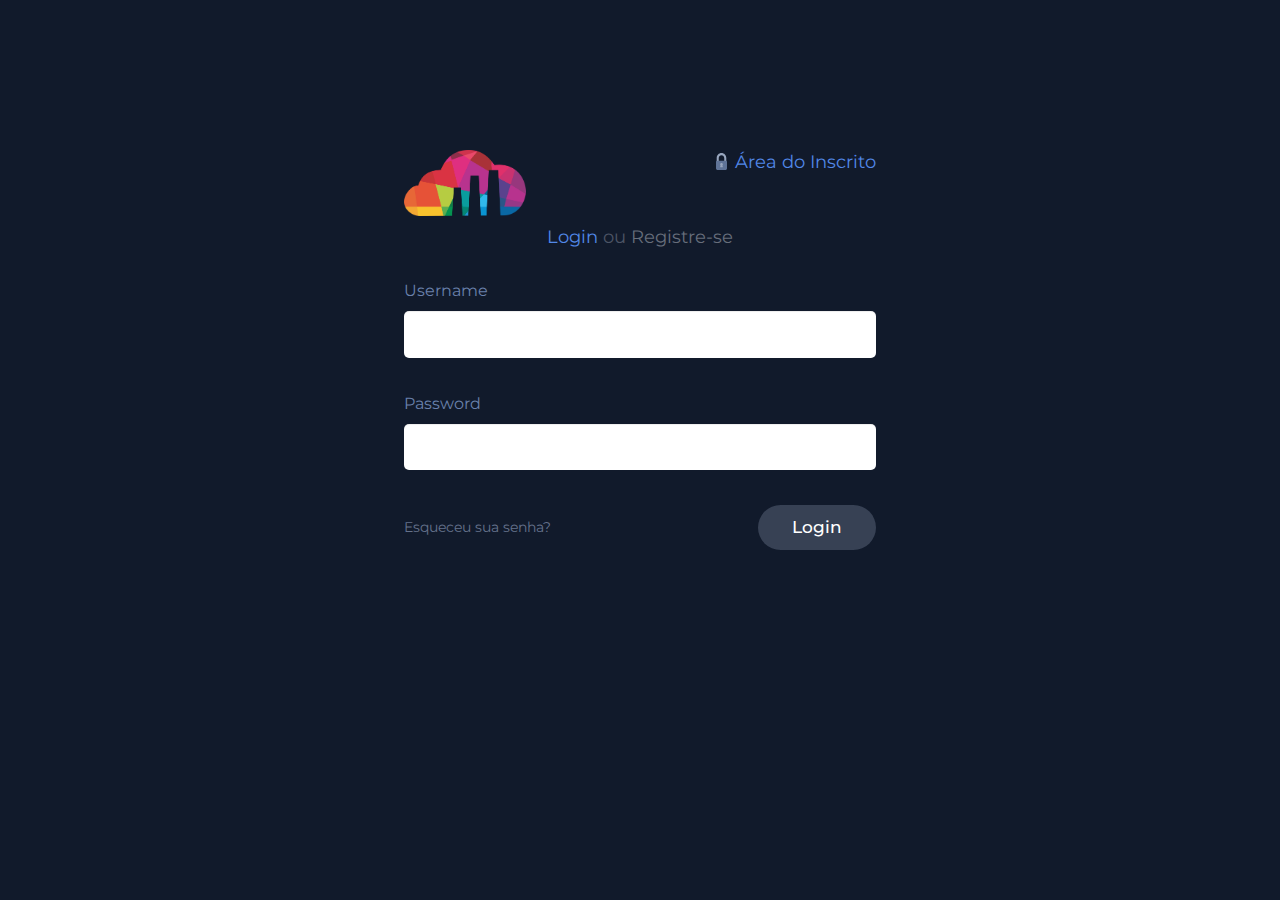
<file: login.html>
<!DOCTYPE html>
<html lang="en">
<head>
    <meta charset="UTF-8">
    <meta name="viewport" content="width=device-width, initial-scale=1.0">
    <title>Login</title>
    <link rel="stylesheet" type="text/css" href="css/bootstrap.min.css">
    <link rel="stylesheet" type="text/css" href="css/fontawesome-all.min.css">
    <link rel="stylesheet" type="text/css" href="css/slick.css">
    <link rel="stylesheet" type="text/css" href="css/style.css">
    <link rel="stylesheet" type="text/css" href="css/custom.css">
</head>
<body class="fullpage">
<div class="container-fluid">
    <div class="container">
        <div class="row">
            <div class="col-sm-12">
                <div class="login-register-form">
                    <div class="form-holder">
                        <div class="form-row form-head">
                            <div class="col-xs-6">
                                <a class="site-brand" href="index.html"><img src="images/k.png" alt="Encomp"></a>
                            </div>
                            <div class="col-xs-6">
                                <div class="form-title"><img src="images/lock.svg" alt="">Área do Inscrito</div>
                            </div>
                        </div>
                        <div class="form-row form-links">
                            <div class="col-xs-12">
                                <a href="login.html" class="link-to active">Login</a> ou <a href="register.html" class="link-to">Registre-se</a>
                            </div>
                        </div>
                        <form>
                            <div class="form-row">
                                <div class="col-xs-12">
                                    <label>Username</label>
                                    <input type="text" class="form-control" required>
                                </div>
                            </div>
                            <div class="form-row">
                                <div class="col-xs-12">
                                    <label>Password</label>
                                    <input type="password" class="form-control" required>
                                </div>
                            </div>
                            <div class="form-row">
                                <div class="col-xs-6">
                                    <a href="#" class="forget-link">Esqueceu sua senha?</a>
                                </div>
                                <div class="col-xs-6">
                                    <div class="submit-holder">
                                        <button type="submit">Login</button>
                                    </div>
                                </div>
                            </div>
                        </form>
                    </div>
                </div>
            </div>
        </div>
    </div>
</div>

<script src="js/jquery.min.js"></script>
<script src="js/bootstrap.min.js"></script>
<script src="js/slick.min.js"></script>
<script src="js/main.js"></script>
</body>
</html>
</file>
<file: css/style.css>
/*------------------------------------------------------------------
 * Website Name: Hustbee
 * App URI: http://www.brandio.io/envato/hustbee
 * Author: Brandio
 * Author URI: http://www.brandio.io/
 * Description: 
 * Version: 1.0
 * Copyright 2018 Hustbee.
 -------------------------------------------------------------------*/
/*------------------------------------------------------------------
[Table of contents]

1 - General Styles
2 - Header Styles
3 - Top Content Styles
4 - Features Section Styles
5 - Pricing Section Styles
6 - Latest News Section Styles
7 - Domain Search Section Styles
8 - Support Links Section Styles
9 - Services Section Styles
10- Blog Section Styles
11 - Support Details Section Styles
12 - Questions Section Styles
13 - Contact Section Styles
14 - Domain Pricing Section Styles
15 - Domain Features Section Styles
16 - Plain Content Section Styles
17 - Other Sections Styles
18 - Footer Styles
19 - Responsive Styles

-------------------------------------------------------------------*/
@import url("https://fonts.googleapis.com/css?family=Montserrat:200,300,400,500,600,700");

@import url("../fonts/hustbee.css");
/* -----------------------------------
    1 - General Styles
------------------------------------*/
*, body {
    font-family: 'Montserrat', sans-serif;
    font-weight: 400;
    -webkit-font-smoothing: antialiased;
    text-rendering: optimizeLegibility;
    -moz-osx-font-smoothing: grayscale;
}

/* custom container */
.container-ex {
    width: 100%;
    padding-right: 15px;
    padding-left: 15px;
    margin-right: auto;
    margin-left: auto;
}

.rtl-row > div[class^="col-"] {
    float: right;
}

#link{ 
  margin-top: 12px;
}
.row.custom-padding {
    margin-left: -35px;
    margin-right: -35px;
}

.row.custom-padding > div[class^="col-"] {
    padding-left: 35px;
    padding-right: 35px;
}

@media (max-width: 1200px) {
    .row.custom-padding {
        margin-left: -15px;
        margin-right: -15px;
    }

    .row.custom-padding > div[class^="col-"] {
        padding-left: 15px;
        padding-right: 15px;
    }
}

@media (min-width: 480px) {
    .container-ex {
        max-width: 100%;
    }
}

@media (min-width: 768px) {
    .container-ex {
        max-width: 720px;
    }
}

@media (min-width: 992px) {
    .container-ex {
        max-width: 960px;
    }

    .row.same-height {
        display: flex;
        display: -webkit-flex;
        flex-wrap: wrap;
    }

    .row.same-height.rtl-row {
        flex-direction: row-reverse;
    }
}

@media (min-width: 1200px) {
    .container-ex {
        max-width: 1330px;
    }
}
@media only screen and (max-width: 992px) {
.content {
  width:680px;
}
}

@media only screen and (max-width: 690px) {
  .content {
  width:580px;
}
}
.badge {
    border-radius: 2px;
    padding: 3px 6px;
    text-transform: uppercase;
    font-size: 10px;
    font-weight: 600;
}

.badge.badge-primary {
    background-color: #007bff;
}

.badge.badge-secondary {
    background-color: #6c757d;
}

.badge.badge-success {
    background-color: #28a745;
}

.badge.badge-danger {
    background-color: #ff2400;
}

.badge.badge-warning {
    background-color: #ffc107;
}

.badge.badge-info {
    background-color: #58bafc;
}

.badge.badge-light {
    background-color: #f8f9fa;
}

.badge.badge-dark {
    background-color: #406177;
}

.hbtn {
    position: relative;
    display: inline-block;
    margin-right: 5px;
    padding: 8px 24px;
    font-weight: 500;
    font-size: 15px;
    color: #ffffff;
    border-radius: 25px;
    border: 0;
    outline: 0;
    overflow: hidden;
    -webkit-transition: all 0.3s ease;
    transition: all 0.3s ease;
    cursor: pointer;
}

.hbtn.hbtn-lg {
    padding: 10px 22px;
    font-size: 18px;
}

.hbtn.hbtn-primary {
    background-color: #ffc600;
    color: #0c090d;
}

.hbtn.hbtn-primary:hover, .hbtn.hbtn-primary:focus {
    text-decoration: none;
    background-color: #e6b200;
}

.hbtn.hbtn-default {
    background-color: #333c4e;
    color: #adadad;
}

.hbtn.hbtn-default:hover, .hbtn.hbtn-default:focus {
    color: #3b4048;
    text-decoration: none;
    background-color: #ffc600;
}

.hbtn.hbtn-blue {
    background-color: #5993fa;
    color: #fff;
}

.hbtn.hbtn-blue:hover, .hbtn.hbtn-blue:focus {
    text-decoration: none;
    background-color: #4083f9;
}

label {
    font-size: 16px;
    font-weight: 400;
    color: #91a0bd;
    margin-bottom: 8px;
}

.form-control {
    border: 1px solid #dce2ea;
    padding: 12px 24px;
    border-radius: 5px;
    font-size: 16px;
    color: #3b4155;
    appearance: none;
    -webkit-appearance: none;
    -moz-appearance: none;
  /*margin-bottom: 15px;*/
}

.form-control:hover, .form-control:focus {
    border-color: #bcc8d7;
    color: #262a37;
    -webkit-box-shadow: none;
    box-shadow: none;
}

textarea {
    resize: none;
    height: 200px;
}

select.form-control {
    height: inherit !important;
}

.select-holder {
    position: relative;
    margin-bottom: 15px;
}

.select-holder select.form-control {
    width: 100%;
    margin-bottom: 0;
    appearance: none;
    -webkit-appearance: none;
    -moz-appearance: none;
}

.select-holder:after {
    position: absolute;
    font-family: "hustbee" !important;
    content: "\62";
    top: 13px;
    right: 15px;
    pointer-events: none;
}

.form-row > .col, .form-row > [class*="col-"] {
    padding-right: 15px;
    padding-left: 15px;
    margin-bottom: 15px;
}

.form-row > .col:first-child, .form-row > [class*="col-"]:first-child {
    padding-left: 0;
}

.form-row > .col:last-child, .form-row > [class*="col-"]:last-child {
    padding-right: 0;
}

.login-register-form .form-holder .form-row > .col, .login-register-form .form-holder .form-row > [class*="col-"] {
    margin-bottom: 0;
}

.submit-holder {
    text-align: right;
}

.form-holder input[type="checkbox"], .form-holder input[type="radio"] {
    width: auto;
}

.form-holder input[type="checkbox"]:not(:checked), .form-holder input[type="checkbox"]:checked, .form-holder input[type="radio"]:not(:checked), .form-holder input[type="radio"]:checked {
    position: absolute;
    left: -9999px;
}

.form-holder input[type="checkbox"]:not(:checked) + label, .form-holder input[type="checkbox"]:checked + label, .form-holder input[type="radio"]:not(:checked) + label, .form-holder input[type="radio"]:checked + label {
    position: relative;
    padding-left: 21px;
    cursor: pointer;
    display: inline-block;
    font-weight: 400;
    font-size: 14px;
    color: #8490AA;
    margin-right: 20px;
    -webkit-touch-callout: none;
    -webkit-user-select: none;
    -khtml-user-select: none;
    -moz-user-select: none;
    -ms-user-select: none;
    user-select: none;
}

.form-holder input[type="checkbox"]:checked + label, .form-holder input[type="radio"]:checked + label {
    color: #5a667c;
}

.form-holder input[type="checkbox"]:checked + label:before, .form-holder input[type="radio"]:checked + label:before {
    content: "";
    position: absolute;
    left: 0;
    top: 3px;
    width: 13px;
    height: 13px;
    background: #384365;
    border-radius: 2px;
    border: 0;
    -webkit-transition: all 0.3s ease;
    transition: all 0.3s ease;
}

.form-holder input[type="checkbox"]:checked + label:hover:before, .form-holder input[type="checkbox"]:checked + label:focus:before, .form-holder input[type="radio"]:checked + label:hover:before, .form-holder input[type="radio"]:checked + label:focus:before {
    background: #262d44;
}

.form-holder input[type="checkbox"]:not(:checked) + label:before, .form-holder input[type="radio"]:not(:checked) + label:before {
    content: "";
    position: absolute;
    left: 0;
    top: 3px;
    width: 12px;
    height: 12px;
    background: #c8ccdb;
    border-radius: 2px;
    border: 0;
    -webkit-transition: all 0.3s ease;
    transition: all 0.3s ease;
}

.form-holder input[type="checkbox"]:not(:checked) + label:after, .form-holder input[type="radio"]:not(:checked) + label:after {
    opacity: 0;
    -webkit-transform: scale(0);
    -moz-transform: scale(0);
    -ms-transform: scale(0);
    transform: scale(0);
}

.form-holder input[type="checkbox"]:not(:checked) + label:hover:before, .form-holder input[type="checkbox"]:not(:checked) + label:focus:before, .form-holder input[type="radio"]:not(:checked) + label:hover:before, .form-holder input[type="radio"]:not(:checked) + label:focus:before {
    background: #a9afc7;
}

.form-holder input[type="checkbox"]:not(:checked) + label:after, .form-holder input[type="checkbox"]:checked + label:after {
    content: "\64";
    font-family: "hustbee";
    position: absolute;
    top: 0.5rem;
    left: 0.19rem;
    font-size: 0.8rem;
    color: #ffffff;
    -webkit-transition: all 0.3s ease;
    transition: all 0.3s ease;
}

.form-holder input[type="radio"]:not(:checked) + label:after, .form-holder input[type="radio"]:checked + label:after {
    content: "";
    position: absolute;
    top: 7px;
    left: 4px;
    width: 5px;
    height: 5px;
    border-radius: 20px;
    background-color: #ffffff;
    -webkit-transition: all 0.3s ease;
    transition: all 0.3s ease;
}

.form-holder input[type="radio"]:not(:checked) + label:before {
    border-radius: 10px;
}

.form-holder input[type="radio"]:checked + label:before {
    border-radius: 10px;
}

.form-holder label input[type="checkbox"]:not(:checked), .form-holder label input[type="checkbox"]:checked, .form-holder label input[type="radio"]:not(:checked), .form-holder label input[type="radio"]:checked {
    position: inherit !important;
    left: inherit !important;
}

body.fullpage {
    width: 100%;
    height: 100%;
    background-color: #111a2b;
}

.login-register-form {
    text-align: center;
    padding: 150px 0;
}

.login-register-form .form-holder {
    display: inline-block;
    width: 100%;
    max-width: 472px;
    text-align: left;
}

.login-register-form .form-holder .site-brand img {
    width: 100%;
    max-width: 122px;
}

.login-register-form .form-holder .form-title {
    text-align: right;
    font-size: 18px;
    color: #5288e8;
    border-radius: 20px;
    margin-bottom: 5px;
}

.login-register-form .form-holder .form-title img {
    width: 11px;
    vertical-align: middle;
    margin-top: -4px;
    margin-right: 8px;
}

.login-register-form .form-holder .form-head {
    padding-bottom: 75px;
}

.login-register-form .form-holder .form-links {
    text-align: center;
    font-size: 18px;
    color: #4c5465;
    padding-bottom: 55px;
}

.login-register-form .form-holder .form-links .link-to {
    font-size: 18px;
    color: #676e7b;
    text-decoration: none;
}

.login-register-form .form-holder .form-links .link-to:hover, .login-register-form .form-holder .form-links .link-to:focus {
    color: #737a89;
}

.login-register-form .form-holder .form-links .link-to.active {
    color: #5288e8;
}

.login-register-form .form-holder .form-links .link-to.active:hover, .login-register-form .form-holder .form-links .link-to.active:focus {
    color: #6997eb;
}

.login-register-form .form-holder label {
    font-weight: 400;
    font-size: 16px;
    color: #6a81ac;
}

.login-register-form .form-holder .form-control, .login-register-form .form-holder .field {
    color: #3b4155;
    border: 0;
    margin-bottom: 35px;
    height: inherit;
    appearance: none;
    -webkit-appearance: none;
    -moz-appearance: none;
}

.login-register-form .form-holder .form-control:hover, .login-register-form .form-holder .form-control:focus, .login-register-form .form-holder .field:hover, .login-register-form .form-holder .field:focus {
    color: #5288e8;
    -webkit-box-shadow: inset 0 0 0 0.15rem #5288e8;
    box-shadow: inset 0 0 0 0.15rem #5288e8;
}

.login-register-form .form-holder a {
    font-size: 14px;
    color: #65728b;
}

.login-register-form .form-holder .forget-link {
    margin-bottom: -20px;
    vertical-align: middle;
    display: inline-block;
}

.login-register-form .form-holder .submit-holder [type="submit"] {
    border: 0;
    border-radius: 50px;
    background-color: #374154;
    font-weight: 500;
    font-size: 17px;
    color: #fff;
    outline: none;
    cursor: pointer;
    padding: 10px 34px;
    -webkit-transition: all 0.3s ease;
    transition: all 0.3s ease;
}

.login-register-form .form-holder .submit-holder [type="submit"]:hover, .login-register-form .form-holder .submit-holder [type="submit"]:focus {
    background-color: #2d3545;
}

/* ----------------------------------
    2 - Header Styles
-----------------------------------*/
#header-holder {
    position: relative;
    background-color: #111a2b;
    z-index: 10;
}

#header-holder:before {
    position: absolute;
    content: "";
    bottom: 0;
    left: 0;
    width: 100%;
    height: 100%;
    background-image: url("../images/cloud-bg.svg");
    background-repeat: no-repeat;
    background-size: cover;
    background-position: bottom center;
    opacity: 0.17;
    z-index: -1;
}

#header-holder.innerpage:before {
    background-image: none;
}

#header-holder.innerpage.clouds-bg:before {
    background-image: url("../images/cloud-bg-df.png");
}

#header-holder.innerpage.lighter {
    background-color: #152c53;
}

#header-holder.innerpage.lighter nav.navbar .navbar-nav.other-navbar > li .btn-client-area {
    background-color: rgba(51, 60, 78, 0.25);
}

#header-holder.innerpage.lighter nav.navbar .navbar-nav.other-navbar > li .btn-client-area:hover, #header-holder.innerpage.lighter nav.navbar .navbar-nav.other-navbar > li .btn-client-area:focus {
    background-color: rgba(51, 60, 78, 0.45);
}

#header-holder.innerpage.light-bg {
    background-color: #5993f9;
}

#header-holder.innerpage.light-bg nav.navbar .navbar-nav.other-navbar > li .btn-client-area {
    color: #ffffff;
    background-color: rgba(51, 60, 78, 0.25);
}

#header-holder.innerpage.light-bg nav.navbar .navbar-nav.other-navbar > li .btn-client-area:hover, #header-holder.innerpage.light-bg nav.navbar .navbar-nav.other-navbar > li .btn-client-area:focus {
    background-color: rgba(51, 60, 78, 0.45);
}

#header-holder.innerpage.grey-bg {
    background-color: #838ea2;
}

#header-holder.innerpage.grey-bg nav.navbar .navbar-nav.other-navbar > li .btn-client-area {
    color: #ffffff;
    background-color: rgba(51, 60, 78, 0.25);
}

#header-holder.innerpage.grey-bg nav.navbar .navbar-nav.other-navbar > li .btn-client-area:hover, #header-holder.innerpage.grey-bg nav.navbar .navbar-nav.other-navbar > li .btn-client-area:focus {
    background-color: rgba(51, 60, 78, 0.45);
}



.navbar-brand {
    padding: 24px 15px;

}


.navbar-brand img {
    width: 122px;
}




nav.navbar .navbar-toggler {
    outline: 0;
    border: 0;
    color: #ffffff;
}


nav.navbar .navbar-toggler .navbar-toggler-icon {
    background-image: url("data:image/svg+xml;charset=utf8,%3Csvg viewBox='0 0 30 30' xmlns='http://www.w3.org/2000/svg'%3E%3Cpath stroke='rgba(255, 255, 255, 0.8)' stroke-width='2' stroke-linecap='round' stroke-miterlimit='10' d='M4 7h22M4 15h22M4 23h22'/%3E%3C/svg%3E");
}

nav.navbar .navbar-toggle {
    margin-top: 23px;
}

nav.navbar .navbar-toggle .icon-bar {
    background-color: #ffffff;
}

nav.navbar .navbar-nav > li {
    padding: 14px 16px;
}

nav.navbar .navbar-nav > li > a {
    color: #ffffff;
    font-size: 16px;
    position: relative;
    padding: 0;
    -webkit-transition: all 0.3s ease;
    transition: all 0.3s ease;
}

nav.navbar .navbar-nav > li > a:after {
    position: absolute;
    content: "";
    left: 0;
    bottom: -4px;
    width: 0;
    height: 2px;
    background-color: #ffc600;
    -webkit-transition: all 0.3s ease;
    transition: all 0.3s ease;
}

nav.navbar .navbar-nav > li > a:hover, nav.navbar .navbar-nav > li > a:focus {
    background-color: transparent;
}

nav.navbar .navbar-nav > li > a:hover:after, nav.navbar .navbar-nav > li > a:focus:after {
    width: 100%;
}

nav.navbar .navbar-nav > li.active > a:after {
    width: 100%;
}

nav.navbar .navbar-nav > li.dropdown .dropdown-toggle {
    opacity: 0.8;
}

nav.navbar .navbar-nav > li.dropdown .dropdown-toggle:hover, nav.navbar .navbar-nav > li.dropdown .dropdown-toggle:focus {
    opacity: 0.5;
}

nav.navbar .navbar-nav > li.dropdown.show .dropdown-toggle {
    opacity: 0.5;
}

nav.navbar .navbar-nav > li.dropdown > a:after {
    display: none;
}

nav.navbar .navbar-nav > li.dropdown .dropdown-menu {
    border-radius: 10px;
    background-color: #e6ebf3;
}

nav.navbar .navbar-nav > li.dropdown .dropdown-menu .dropdown-item {
    font-size: 14px;
    font-weight: 300;
    color: #111a2b;
}

nav.navbar .navbar-nav > li.dropdown .dropdown-menu .dropdown-item:hover, nav.navbar .navbar-nav > li.dropdown .dropdown-menu .dropdown-item:focus {
    color: black;
    background-color: transparent;
}

nav.navbar .navbar-nav > li.dropdown .custom-dropdown-menu {
    width: 400px;
    padding: 15px;
    border-radius: 10px;
    background-color: #e6ebf3;
}

nav.navbar .navbar-nav > li.dropdown .custom-dropdown-menu .dropdown-items-holder .items-with-icon {
    border-bottom: 1px solid #98a9c3;
    padding-bottom: 10px;
    margin-bottom: 8px;
}

nav.navbar .navbar-nav > li.dropdown .custom-dropdown-menu .dropdown-items-holder .items-with-icon > .row {
    margin-left: 0;
    margin-right: 0;
}

nav.navbar .navbar-nav > li.dropdown .custom-dropdown-menu .dropdown-items-holder .items-with-icon > .row > [class^="col-"] {
    padding-left: 0;
    padding-right: 0;
}

nav.navbar .navbar-nav > li.dropdown .custom-dropdown-menu .dropdown-items-holder .items-with-icon .link-with-icon {
    display: block;
    width: 100%;
    text-decoration: none;
    margin-bottom: 7px;
}

nav.navbar .navbar-nav > li.dropdown .custom-dropdown-menu .dropdown-items-holder .items-with-icon .link-with-icon .icon {
    width: 36px;
    height: 36px;
    background-color: transparent;
    display: inline-block;
    border-radius: 36px;
    text-align: center;
    vertical-align: middle;
    margin-right: 4px;
    padding-top: 6px;
    -webkit-transition: all 0.3s ease;
    transition: all 0.3s ease;
}

nav.navbar .navbar-nav > li.dropdown .custom-dropdown-menu .dropdown-items-holder .items-with-icon .link-with-icon .icon img {
    width: 22px;
    -webkit-filter: grayscale(100%) brightness(170%);
    -moz-filter: grayscale(100%) brightness(170%);
    -ms-filter: grayscale(100%) brightness(170%);
    filter: grayscale(100%) brightness(170%);
}

nav.navbar .navbar-nav > li.dropdown .custom-dropdown-menu .dropdown-items-holder .items-with-icon .link-with-icon .text {
    font-size: 14px;
    font-weight: 300;
    color: #111a2b;
    -webkit-transition: all 0.3s ease;
    transition: all 0.3s ease;
}

nav.navbar .navbar-nav > li.dropdown .custom-dropdown-menu .dropdown-items-holder .items-with-icon .link-with-icon:hover .icon, nav.navbar .navbar-nav > li.dropdown .custom-dropdown-menu .dropdown-items-holder .items-with-icon .link-with-icon:focus .icon, nav.navbar .navbar-nav > li.dropdown .custom-dropdown-menu .dropdown-items-holder .items-with-icon .link-with-icon.active .icon {
    background-color: #5993fa;
}

nav.navbar .navbar-nav > li.dropdown .custom-dropdown-menu .dropdown-items-holder .items-with-icon .link-with-icon:hover .text, nav.navbar .navbar-nav > li.dropdown .custom-dropdown-menu .dropdown-items-holder .items-with-icon .link-with-icon:focus .text, nav.navbar .navbar-nav > li.dropdown .custom-dropdown-menu .dropdown-items-holder .items-with-icon .link-with-icon.active .text {
    color: #020204;
}

nav.navbar .navbar-nav > li.dropdown .custom-dropdown-menu .dropdown-items-holder .items > .row {
    margin-left: 0;
    margin-right: 0;
}

nav.navbar .navbar-nav > li.dropdown .custom-dropdown-menu .dropdown-items-holder .items > .row > [class^="col-"] {
    padding-left: 0;
    padding-right: 0;
}

nav.navbar .navbar-nav > li.dropdown .custom-dropdown-menu .dropdown-items-holder .items .link {
    position: relative;
    display: block;
    width: 100%;
    text-decoration: none;
    font-size: 14px;
    font-weight: 300;
    padding-left: 40px;
    color: #111a2b;
    -webkit-transition: all 0.3s ease;
    transition: all 0.3s ease;
}

nav.navbar .navbar-nav > li.dropdown .custom-dropdown-menu .dropdown-items-holder .items .link:before {
    position: absolute;
    font-family: "hustbee" !important;
    content: "\62";
    top: 3px;
    left: 12px;
    font-weight: 400;
    font-size: 11px;
    color: #98a9c3;
    -webkit-transform: rotate(-90deg);
    -moz-transform: rotate(-90deg);
    -ms-transform: rotate(-90deg);
    transform: rotate(-90deg);
}

nav.navbar .navbar-nav.other-navbar > li > a:after {
    display: none;
}

nav.navbar .navbar-nav.other-navbar > li .btn-client-area {
    font-size: 14px;
    color: #a9b6c4;
    border-radius: 20px;
    padding: 2px 18px;
    margin-bottom: 5px;
    background-color: #333c4e;
    -webkit-transition: all 0.3s ease;
    transition: all 0.3s ease;
}

nav.navbar .navbar-nav.other-navbar > li .btn-client-area img {
    width: 11px;
    vertical-align: middle;
    margin-top: -4px;
    margin-right: 8px;
}

nav.navbar .navbar-nav.other-navbar > li .btn-client-area:hover, nav.navbar .navbar-nav.other-navbar > li .btn-client-area:focus {
    background-color: #29303f;
}

nav.navbar .navbar-nav.other-navbar > li .chat-info {
    font-size: 14px;
    color: #ffffff;
}

nav.navbar .navbar-nav.other-navbar > li .chat-info i {
    color: #2a74e3;
    margin-right: 5px;
    vertical-align: middle;
    margin-top: -3px;
}

nav.navbar .navbar-nav.other-navbar > li .btn-chat {
    background-color: #2a74e3;
    height: 50px;
    width: 50px;
    border-radius: 10px;
    padding-top: 12px;
    text-align: center;
    -webkit-transition: all 0.3s ease;
    transition: all 0.3s ease;
}

nav.navbar .navbar-nav.other-navbar > li .btn-chat i {
    color: #ffffff;
    font-size: 30px;
}

nav.navbar .navbar-nav.other-navbar > li .btn-chat:hover, nav.navbar .navbar-nav.other-navbar > li .btn-chat:focus {
    background-color: #1c67d7;
}

nav.navbar .navbar-nav-centered {
    display: inline-block;
    float: none;
    margin-top: 14px;
}

nav.navbar .navbar-collapse-centered {
    text-align: center;
    
}

nav.navbar .nav .open > a {
    background-color: transparent;
    border-color: transparent;
}

nav.navbar .nav .open > a:hover, nav.navbar .nav .open > a:focus {
    background-color: transparent;
    border-color: transparent;
}

/* ----------------------------------
    3 - Top Content Styles
-----------------------------------*/
#top-content {
    padding-top: 35px;
    padding-bottom: 35px;
}

#top-content .page-title {
    font-size: 23px;
    font-weight: 700;
    color: #ffffff;
}

#top-content .page-title .title-with-icon {
    display: block;
    width: 100%;
    text-decoration: none;
    margin-bottom: 7px;
}

#top-content .page-title .title-with-icon .icon {
    width: 60px;
    height: 60px;
    background-color: #5993fa;
    display: inline-block;
    border-radius: 36px;
    text-align: center;
    vertical-align: middle;
    margin-right: 24px;
    padding-top: 10px;
}

#top-content .page-title .title-with-icon .icon img {
    width: 33px;
    -webkit-filter: grayscale(100%) brightness(130%);
    -moz-filter: grayscale(100%) brightness(130%);
    -ms-filter: grayscale(100%) brightness(130%);
    filter: grayscale(100%) brightness(130%);
}

#top-content .page-title .title-with-icon .text {
    font-size: 23px;
    font-weight: 700;
    color: #ffffff;
}

#top-content .page-subtitle {
    font-size: 18px;
    font-weight: 300;
    color: #ffffff;
    margin-top: 10px;
}

#header-holder.innerpage.light-bg #top-content .page-title .title-with-icon .icon {
    background-color: #ffc600;
}

#header-holder.innerpage.light-bg #top-content .page-title .title-with-icon .icon img {
    width: 38px;
    -webkit-filter: grayscale(0%) brightness(100%);
    -moz-filter: grayscale(0%) brightness(100%);
    -ms-filter: grayscale(0%) brightness(100%);
    filter: grayscale(0%) brightness(100%);
}

.innerpage #top-content {
    padding-top: 55px;
    padding-bottom: 80px;
    text-align: center;
}

.innerpage #top-content.st-on-top {
    padding-bottom: 200px;
}

.innerpage #top-content.less-padding-bottom {
    padding-bottom: 35px;
}

.main-slider .slide {
    padding-top: 160px;
    padding-bottom: 80px;
}

.main-slider .slide > .row {
    margin-left: 0;
    margin-right: 0;
}

.main-slider .slide > .row [class^="col-"] {
    padding-left: 0;
    padding-right: 0;
}

.main-slider .b-text {
    font-size: 65px;
    font-weight: 700;
    color: #ffffff;
    line-height: 64px;
    letter-spacing: 2px;
    margin-bottom: 35px;
}

.main-slider .m-text {
    font-size: 23px;
    font-weight: 300;
    color: #ffffff;
    margin-bottom: 55px;
}

.main-slider .m-text .bold {
    font-weight: 700;
}

.main-slider .img-holder {
    text-align: center;
}

.main-slider .img-holder img {
    display: inline-block;
    width: 100%;
    max-width: 500px;
    margin-top: -70px;
}

.main-slider .slick-dots {
    padding: 0;
    margin: 0;
    list-style: none;
    text-align: center;
}

.main-slider .slick-dots li {
    display: inline-block;
    padding-left: 3px;
    padding-right: 3px;
}

.main-slider .slick-dots li button {
    border: 0;
    background: #ffc601;
    text-indent: -9999px;
    overflow: hidden;
    width: 8px;
    height: 8px;
    font-size: 0;
    padding: 0;
    border-radius: 8px;
    cursor: pointer;
    outline: 0;
    -webkit-transition: all 0.3s ease;
    transition: all 0.3s ease;
}

.main-slider .slick-dots li.slick-active button {
    width: 60px;
    background: #ffffff;
}

.main-domain-search-holder {
    text-align: center;
}

.main-domain-search-holder .b-text {
    margin-bottom: 70px;
}

.main-domain-search-holder form {
    display: inline-block;
    width: 80%;
    max-width: 720px;
    margin-bottom: 20px;
}

.main-domain-search-holder .input-items {
    position: relative;
    width: 100%;
}

.main-domain-search-holder .input-items .input-items-btn {
    position: absolute;
    top: 10px;
    right: 10px;
}

.main-domain-search-holder .form-control.domain-input {
    font-size: 22px;
    font-weight: 300;
    color: #111a2b;
    border-radius: 50px;
    border: 3px solid #5993fa;
    padding: 13px 32px;
    height: inherit;
    background-color: #fff;
    outline: none;
    -webkit-transition: all 0.3s ease;
    transition: all 0.3s ease;
}

.main-domain-search-holder .form-control.domain-input:hover, .main-domain-search-holder .form-control.domain-input:focus {
    background-color: #ececec;
}

.main-domain-search-holder .btn {
    font-size: 20px;
    font-weight: 600;
    border-radius: 50px;
    padding: 6px 27px;
    outline: none !important;
    -webkit-transition: all 0.3s ease;
    transition: all 0.3s ease;
}

.main-domain-search-holder .btn.search {
    color: #111a2b;
    background-color: #ffc600;
}

.main-domain-search-holder .btn.search:hover, .main-domain-search-holder .btn.search:focus {
    background-color: #f0ba00;
}

.main-domain-search-holder .btn.transfer {
    color: #fff;
    background-color: #5993fa;
}

.main-domain-search-holder .btn.transfer:hover, .main-domain-search-holder .btn.transfer:focus {
    background-color: #4083f9;
}

/* ----------------------------------
    4 - Features Section Styles
-----------------------------------*/
.features {
    background-color: #fbfbfb;
    padding-top: 50px;
    padding-bottom: 50px;
}

.features .def-aligned {
    text-align: right;
}

.features .feature-info {
    display: inline-block;
    padding: 60px 0;
    width: 100%;
    max-width: 470px;
    text-align: left;
}

.features .feature-info .feature-title {
    font-size: 33px;
    font-weight: 700;
    color: #333c4e;
    margin-bottom: 20px;
}

.features .feature-info .feature-text {
    font-size: 18px;
    font-weight: 300;
    color: #090a19;
    margin-bottom: 25px;
    width: 100%;
}

.features .img-holder {
    background-image: url("../images/cloud-bg-sm.png");
    background-repeat: no-repeat;
    background-position: center center;
    background-size: contain;
    text-align: center;
    padding: 30px 0;
}

.features .img-holder img {
    width: 80%;
    max-width: 346px;
}

/* ----------------------------------
    5 - Pricing Section Styles
-----------------------------------*/
.pricing {
    position: relative;
    padding-top: 50px;
    padding-bottom: 80px;
    text-align: center;
}

.pricing:before {
    position: absolute;
    content: "";
    bottom: 0;
    left: 0;
    width: 100%;
    height: 100%;
    background-image: url("../images/cloud-bg.svg");
    background-repeat: no-repeat;
    background-size: cover;
    background-position: bottom center;
    opacity: 0.17;
    z-index: -1;
}

.pricing .row-title {
    font-size: 27px;
    font-weight: 700;
    color: #4d5666;
    margin-bottom: 30px;
}

.pricing-box {
    display: inline-block;
    text-align: center;
    border-radius: 5px;
    padding: 40px 15px;
    margin: 35px 0;
    width: 100%;
  /*max-width: 288px;*/
    background-color: #ffffff;
    z-index: 1;
    -webkit-box-shadow: 0 0 0 1px #82a9ff;
    box-shadow: 0 0 0 1px #82a9ff;
    -webkit-transition: all 0.3s ease;
    transition: all 0.3s ease;
}

.pricing-box .pricing-title {
    font-size: 23px;
    font-weight: 300;
    color: #3375e7;
    margin-bottom: 15px;
}

.pricing-box .pricing-icon {
    margin-bottom: 30px;
}

.pricing-box .pricing-icon .icon {
    display: inline-block;
    background-color: #ecf0f6;
    width: 94px;
    height: 94px;
    border-radius: 100px;
    padding-top: 16px;
}

.pricing-box .pricing-icon .icon img {
    width: 60px;
}

.pricing-box .pricing-details {
    text-align: left;
    margin-bottom: 35px;
}

.pricing-box .pricing-details > ul {
    padding: 0;
    margin: 0;
    list-style: none;
}

.pricing-box .pricing-details > ul > li {
    position: relative;
    font-size: 16px;
    font-weight: 300;
    color: #090a19;
    padding: 6px 5px;
    margin-bottom: 3px;
    text-align: center;
    z-index: 1;
}

.pricing-box .pricing-details > ul > li:before {
    font-family: "hustbee" !important;
    content: "\64";
    margin-right: 10px;
    margin-left: -20px;
    color: #ffc600;
    font-size: 10px;
    -webkit-transition: all 0.3s ease;
    transition: all 0.3s ease;
}

.pricing-box .pricing-details > ul > li:after {
    position: absolute;
    content: "";
    top: 0;
    left: 0;
    width: 100%;
    height: 100%;
    background-color: transparent;
    border-radius: 5px;
    -webkit-box-shadow: 0 0 0 0 #adb2c3;
    box-shadow: 0 0 0 0 #adb2c3;
    z-index: -1;
    -webkit-transition: all 0.3s ease;
    transition: all 0.3s ease;
}

.pricing-box .pricing-details > ul > li:hover:before {
    color: #000000;
}

.pricing-box .pricing-details > ul > li:hover:after {
    background-color: #f4f4f4;
    -webkit-box-shadow: 0 0 0 1px #adb2c3;
    box-shadow: 0 0 0 1px #adb2c3;
}

.pricing-box .pricing-price {
    margin-bottom: 21px;
}

.pricing-box .pricing-price .price-info {
    font-size: 14px;
    font-weight: 300;
    color: #090a19;
}

.pricing-box .pricing-price .price .currency, .pricing-box .pricing-price .price .num, .pricing-box .pricing-price .price .duration {
    font-size: 23px;
    font-weight: 300;
    color: #3375e7;
}

.pricing-box .pricing-price .price .currency span, .pricing-box .pricing-price .price .num span, .pricing-box .pricing-price .price .duration span {
    font-weight: 300;
}

.pricing-box .pricing-button {
    margin-bottom: -65px;
}

.pricing-box .pricing-button a {
    display: inline-block;
    font-size: 20px;
    font-weight: 600;
    color: #ffffff;
    text-decoration: none;
    background-color: #5993fa;
    padding: 12px 30px;
    border-radius: 100px;
    -webkit-transition: all 0.3s ease;
    transition: all 0.3s ease;
}

.pricing-box .pricing-button a:hover, .pricing-box .pricing-button a:focus {
    background-color: #4083f9;
}

.pricing-box:hover {
    -webkit-box-shadow: 0 0 0 3px #82a9ff;
    box-shadow: 0 0 0 3px #82a9ff;
}

.pricing-box:hover .pricing-title {
    font-weight: 500;
}

.pricing-box.inner {
    padding: 15px;
    padding: 24px 15px;
    -webkit-box-shadow: 0 0 0 3px #82a9ff;
    box-shadow: 0 0 0 3px #82a9ff;
}

.pricing-box.inner .pricing-title {
    font-weight: 500;
    margin-bottom: 10px;
}

.pricing-box.inner .pricing-price {
    margin-bottom: 10px;
}

.pricing-box.inner .pricing-price .price .currency, .pricing-box.inner .pricing-price .price .num, .pricing-box.inner .pricing-price .price .duration {
    font-weight: 300;
}

.pricing-box.inner .pricing-button {
    margin-bottom: 30px;
}

.pricing-box.inner .pricing-button a {
    display: inline-block;
    font-size: 17px;
    font-weight: 600;
    color: #ffffff;
    text-decoration: none;
    background-color: #5993fa;
    padding: 9px 40px;
    border-radius: 100px;
    -webkit-transition: all 0.3s ease;
    transition: all 0.3s ease;
}

.pricing-box.inner .pricing-button a:hover, .pricing-box.inner .pricing-button a:focus {
    background-color: #4083f9;
}

.pricing-box.inner .pricing-details {
    text-align: left;
    margin-bottom: 10px;
}

.pricing-box.inner:hover, .pricing-box.inner.featured {
    -webkit-box-shadow: 0 0 0 3px #ffc600;
    box-shadow: 0 0 0 3px #ffc600;
    padding: 34px 15px;
    margin: 25px 0;
}

.sub-pricing {
    position: relative;
    padding-top: 50px;
    padding-bottom: 40px;
    text-align: center;
    z-index: 10;
}

.sub-pricing .info-text {
    font-size: 17px;
    font-weight: 300;
    color: #ffffff;
    margin-bottom: 18px;
}

.sub-pricing .pricing-holder {
    display: inline-block;
    width: 100%;
    max-width: 970px;
}

.d-toggle {
    cursor: pointer;
    margin-bottom: 10px;
    -webkit-touch-callout: none;
    -webkit-user-select: none;
    -khtml-user-select: none;
    -moz-user-select: none;
    -ms-user-select: none;
    user-select: none;
}

.d-toggle div {
    display: inline-block;
}

.d-toggle .fd, .d-toggle .sd {
    font-size: 12px;
    color: #a2acbe;
    -webkit-transition: all 0.3s ease;
    transition: all 0.3s ease;
}

.d-toggle .fd.active, .d-toggle .sd.active {
    color: #ffc600;
}

.d-toggle .button {
    width: 34px;
    height: 14px;
    margin-left: 15px;
    margin-right: 15px;
    border-radius: 10px;
    background-color: #ffc600;
    vertical-align: middle;
    position: relative;
}

.d-toggle .button:after {
    position: absolute;
    content: "";
    width: 16px;
    height: 16px;
    top: 50%;
    margin-top: -8px;
    left: 19px;
    background-color: #ffffff;
    border-radius: 20px;
    -webkit-box-shadow: 0 0 5px rgba(81, 102, 121, 0.47);
    box-shadow: 0 0 5px rgba(81, 102, 121, 0.47);
    -webkit-transition: all 0.3s ease;
    transition: all 0.3s ease;
}

.d-toggle .button.on:after {
    left: -3px;
}

.pull-top {
    margin-top: -220px;
}

/*------------------------------------------------------------------
	6 - Latest News Section Styles
-------------------------------------------------------------------*/
.latest-news {
    padding-top: 80px;
    padding-bottom: 80px;
    background-color: #eaf2fe;
}

.latest-news .row-title {
    text-align: left;
    font-size: 27px;
    font-weight: 700;
    color: #4d5666;
    margin-bottom: 30px;
}

.latest-news .main-btn-holder {
    text-align: right;
    margin-bottom: 30px;
}

.latest-news .post-box {
    position: relative;
    border-radius: 15px;
    padding: 115px 35px 40px 35px;
    margin: 20px 0;
    z-index: 1;
}

.latest-news .post-box.blue-bg {
    background-color: #4789fc;
}

.latest-news .post-box.blue-bg .post-img {
    opacity: 0.45;
}

.latest-news .post-box.grey-bg {
    background-color: #333c4e;
}

.latest-news .post-box.grey-bg .post-img {
    opacity: 0.15;
}

.latest-news .post-box.yellow-bg {
    background-color: #ffc600;
}

.latest-news .post-box.yellow-bg .post-img {
    opacity: 0.11;
}

.latest-news .post-box .post-img {
    position: absolute;
    top: 0;
    left: 0;
    width: 100%;
    height: 100%;
    border-radius: 15px;
    z-index: -1;
    background-size: 100%;
    background-position: center;
    -webkit-transition: all 0.3s ease;
    transition: all 0.3s ease;
}

.latest-news .post-box .badge {
    margin-bottom: 8px;
}

.latest-news .post-box .post-title {
    font-size: 19px;
    font-weight: 700;
    line-height: 23px;
    color: #ffffff;
    max-width: 70%;
    margin-bottom: 15px;
}

.latest-news .post-box .post-link a {
    font-size: 10.5px;
    font-weight: 600;
    padding: 10px 14px;
    color: #3e6077;
    background-color: #ffffff;
    border-radius: 5px;
    text-decoration: none;
    -webkit-transition: all 0.3s ease;
    transition: all 0.3s ease;
}

.latest-news .post-box .post-link a:hover, .latest-news .post-box .post-link a.focus {
    color: #2b91d7;
}

.latest-news .post-box:hover .post-img {
    background-size: 105%;
    -webkit-filter: opacity(80%);
    -moz-filter: opacity(80%);
    -ms-filter: opacity(80%);
    filter: opacity(80%);
}

/*------------------------------------------------------------------
	7 - Domain Search Section Styles
-------------------------------------------------------------------*/
.domain-search-holder {
    position: relative;
    padding-top: 100px;
    padding-bottom: 100px;
    background-color: #5993fa;
    overflow: hidden;
    z-index: 1;
}

.domain-search-holder:before {
    position: absolute;
    display: inline-block;
    content: "";
    bottom: 0;
    left: 0;
    width: 100%;
    height: 100%;
    background-image: url("../images/cloud-bg.svg");
    background-repeat: no-repeat;
    background-size: cover;
    background-position: bottom center;
    opacity: 0.17;
    z-index: -1;
}

.domain-search-holder .title {
    font-size: 27px;
    font-weight: 700;
    color: #ffffff;
    padding: 6px 0;
    line-height: 30px;
}

.domain-search-holder .domain-input {
    font-size: 19px;
    font-weight: 700;
    color: #3d5e98;
    border: 0;
    width: 100%;
    padding: 12px 34px;
    border-radius: 100px;
    outline: 0;
    -webkit-box-shadow: 0 14px 12px rgba(31, 27, 90, 0.1);
    box-shadow: 0 14px 12px rgba(31, 27, 90, 0.1);
    -webkit-transition: all 0.3s ease;
    transition: all 0.3s ease;
}

.domain-search-holder .domain-input:hover, .domain-search-holder .domain-input:focus {
    -webkit-box-shadow: 0 14px 16px rgba(31, 27, 90, 0.15);
    box-shadow: 0 14px 16px rgba(31, 27, 90, 0.15);
}

.domain-search-holder button {
    font-size: 19px;
    font-weight: 600;
    color: #ffffff;
    border: 0;
    width: 100%;
    padding: 12px 22px;
    border-radius: 100px;
    background-color: #3d5e98;
    outline: 0;
    cursor: pointer;
    -webkit-transition: all 0.3s ease;
    transition: all 0.3s ease;
}

.domain-search-holder button:hover, .domain-search-holder button:focus {
    background-color: #365386;
}

.domain-search-holder .domain-input-holder {
    margin-top: 55px;
}

.domain-search-holder .domain-input-holder .domain-input {
    display: inline-block;
    width: 72%;
}

.domain-search-holder .domain-input-holder button {
    display: inline-block;
    width: 23%;
    margin-left: 15px;
}

.domain-search-holder .img-holder img {
    width: 170%;
    max-width: 600px;
    margin-top: -78px;
    margin-bottom: -112px;
}

/*------------------------------------------------------------------
	8 - Support Links Section Styles
-------------------------------------------------------------------*/
.support-links {
    background-color: #eaf2fe;
}

.support-links > .row .hylink-holder {
    padding-top: 80px;
    padding-bottom: 80px;
}

.support-links > .row .hylink-holder:first-child {
    background-color: #eaf2fe;
    text-align: right;
    padding-right: 80px;
    padding-left: 40px;
}

.support-links > .row .hylink-holder:last-child {
    background-color: #f4f8fe;
    text-align: left;
    padding-left: 80px;
    padding-left: 40px;
}

.hylink-box {
    position: relative;
    display: inline-block;
    text-align: left;
    width: 100%;
    max-width: 490px;
    padding: 15px 15px 15px 135px;
}

.hylink-box .icon {
    position: absolute;
    display: flex;
    display: -webkit-flex;
    justify-content: center;
    align-items: center;
    top: 0;
    left: 0;
    width: 106px;
    height: 106px;
    background-color: #ffffff;
    border-radius: 16px;
    text-align: center;
    -webkit-box-shadow: 0 8px 12px rgba(31, 27, 90, 0.08);
    box-shadow: 0 8px 12px rgba(31, 27, 90, 0.08);
}

.hylink-box .icon img {
    width: 57px;
}

.hylink-box .link {
    font-size: 19px;
    font-weight: 700;
    color: #3d5e98;
    text-decoration: none;
    outline: none;
    display: inline-block;
    margin-bottom: 6px;
    -webkit-transition: all 0.3s ease;
    transition: all 0.3s ease;
}

.hylink-box .link:after {
    font-family: "hustbee" !important;
    content: "\63";
    color: #3d5e98;
    margin-left: 5px;
    vertical-align: middle;
    font-weight: 400;
    -webkit-transition: all 0.3s ease;
    transition: all 0.3s ease;
}

.hylink-box .link:hover, .hylink-box .link:focus {
    color: #4469aa;
}

.hylink-box .link:hover:after, .hylink-box .link:focus:after {
    margin-left: 10px;
}

.hylink-box .text {
    font-size: 16px;
    font-weight: 300;
    color: #62647b;
    line-height: 21px;
}

/*------------------------------------------------------------------
	9 - Services Section Styles
-------------------------------------------------------------------*/
.services {
    padding-top: 50px;
    padding-bottom: 50px;
    text-align: center;
}

.services .row-title {
    font-size: 27px;
    font-weight: 700;
    color: #4d5666;
    margin-bottom: 10px;
}

.services .row-subtitle {
    font-size: 18px;
    font-weight: 300;
    color: #090a19;
    display: inline-block;
    width: 100%;
    max-width: 830px;
    margin-bottom: 40px;
}

.service-box {
    display: inline-block;
    text-align: center;
    border-radius: 5px;
    padding: 62px 20px;
    margin: 35px 0;
    width: 100%;
  /*max-width: 288px;*/
    background-color: #fff;
    z-index: 1;
    outline: none;
    cursor: pointer;
    -webkit-box-shadow: 0 0 0 1px #82a9ff;
    box-shadow: 0 0 0 1px #82a9ff;
    -webkit-transition: all 0.3s ease;
    transition: all 0.3s ease;
}

.service-box .title {
    font-size: 23px;
    font-weight: 300;
    color: #3375e7;
    margin-bottom: 15px;
    -webkit-transition: all 0.3s ease;
    transition: all 0.3s ease;
}

.service-box .icon {
    display: inline-block;
    background-color: #ecf0f6;
    width: 94px;
    height: 94px;
    border-radius: 100px;
    padding-top: 16px;
    -webkit-transition: all 0.3s ease;
    transition: all 0.3s ease;
}

.service-box .icon img {
    width: 60px;
}

.service-box:hover, .service-box:focus {
    background-color: #4d5666;
    text-decoration: none;
}

.service-box:hover .title, .service-box:focus .title {
    font-weight: 500;
    color: #fff;
}

.service-box:hover .icon, .service-box:focus .icon {
    background-color: rgba(236, 240, 246, 0.24);
}

/*------------------------------------------------------------------
	10 - Blog Section Styles
-------------------------------------------------------------------*/
.blog {
    text-align: center;
    padding-top: 80px;
    padding-bottom: 80px;
}

.post-box {
    display: inline-block;
    width: 100%;
    max-width: 1070px;
    margin-bottom: 80px;
}

.post-box .post-photo {
    margin-bottom: 30px;
}

.post-box .post-photo img {
    width: 100%;
}

.post-box .post-title {
    font-size: 27px;
    font-weight: 700;
    color: #4d5666;
    margin-bottom: 18px;
}

.post-box .post-summary {
    display: inline-block;
    width: 100%;
    max-width: 830px;
    font-size: 18px;
    font-weight: 300;
    color: #090a19;
    margin-bottom: 25px;
}

.post-box .post-content {
    text-align: left;
    font-size: 18px;
    font-weight: 300;
    color: #090a19;
    margin-bottom: 25px;
}

.post-box .post-content p {
    text-align: left;
    font-size: 18px;
    font-weight: 300;
    color: #090a19;
    margin-bottom: 25px;
}

.paging {
    text-align: center;
}

.paging .pagination {
    justify-content: center;
}

.pagination .page-item .page-link {
    margin: 0px 4px;
    line-height: 32px;
    color: #91a0bd;
    padding: 0;
    background-color: #eaebed;
    border: 0;
    width: 32px;
    height: 32px;
    border-radius: 30px;
    -webkit-transition: all 0.3s ease;
    transition: all 0.3s ease;
}

.pagination .page-item .page-link.prev, .pagination .page-item .page-link.next {
    line-height: 34px;
}

.pagination .page-item .page-link.prev i.hstb {
    -webkit-transform: rotate(90deg);
    -moz-transform: rotate(90deg);
    -ms-transform: rotate(90deg);
    transform: rotate(90deg);
    font-size: 13px;
    margin-left: -4px;
}

.pagination .page-item .page-link.next i.hstb {
    -webkit-transform: rotate(-90deg);
    -moz-transform: rotate(-90deg);
    -ms-transform: rotate(-90deg);
    transform: rotate(-90deg);
    font-size: 13px;
    margin-right: -4px;
}

.pagination .page-item .page-link:hover, .pagination .page-item .page-link:focus {
    color: #8192b3;
    background-color: #dcdee1;
}

.pagination .page-item.active .page-link {
    color: #111a2b;
    background-color: #ffc600;
}

/*------------------------------------------------------------------
	11 - Support Details Section Styles
-------------------------------------------------------------------*/
.support-details {
    background-color: #94a5c3;
}

.support-details > .container > .row > [class^="col"] {
    padding: 0;
}

.support-box {
    text-align: left;
    padding: 80px 60px;
    -webkit-transition: all 0.3s ease;
    transition: all 0.3s ease;
}

.support-box .icon {
    display: flex;
    display: -webkit-flex;
    justify-content: center;
    align-items: center;
    width: 106px;
    height: 106px;
    background-color: #ffffff;
    border-radius: 16px;
    text-align: center;
    margin-bottom: 35px;
    -webkit-box-shadow: 0 8px 12px rgba(31, 27, 90, 0.08);
    box-shadow: 0 8px 12px rgba(31, 27, 90, 0.08);
}

.support-box .icon i {
    font-size: 50px;
}

.support-box .icon.grey i {
    color: #6e7c96;
}

.support-box .icon.green i {
    color: #64cf68;
}

.support-box .icon.blue i {
    color: #2a74e3;
}

.support-box .icon.purple i {
    color: #ab70f4;
}

.support-box .title {
    font-size: 19px;
    font-weight: 700;
    color: #fff;
    margin-bottom: 7px;
}

.support-box .details a {
    display: inline-block;
    width: 100%;
    color: #d8e4fa;
    font-size: 16px;
    text-decoration: none;
    margin-bottom: 3px;
    -webkit-transition: all 0.3s ease;
    transition: all 0.3s ease;
}

.support-box .details a:hover, .support-box .details a:focus {
    color: #c1d4f7;
}

/*------------------------------------------------------------------
	12 - Questions Section Styles
-------------------------------------------------------------------*/
.questions {
    text-align: center;
    padding-top: 60px;
    padding-bottom: 60px;
    border-bottom: 1px solid #c7c8cc;
}

.questions .row-title {
    font-size: 19px;
    font-weight: 700;
    color: #3d5e98;
    margin-bottom: 40px;
}

.questions .cards-holder {
    display: inline-block;
    width: 100%;
    /*max-width: 994px;*/
    text-align: left;
}

.question-card {
    text-align: left;
    border: 0;
    margin-bottom: 20px;
}

.question-card .card-header {
    border: 0;
    background: none;
    padding: 0;
}

.question-card .card-header button {
    position: relative;
    width: 100%;
    text-align: left;
    font-size: 19px;
    font-weight: 700;
    color: #2a74e3;
    background-color: #fff;
    border: 1px solid #82a9ff;
    padding: 12px 64px 12px 24px;
    border-radius: 5px;
    cursor: pointer;
    outline: none;
    -webkit-transition: all 0.3s ease;
    transition: all 0.3s ease;
}

.question-card .card-header button:after {
    position: absolute;
    font-family: "hustbee" !important;
    content: "\62";
    top: 5px;
    right: 22px;
    font-size: 28px;
    font-weight: 300;
    color: #ffc600;
    -webkit-transition: all 0.3s ease;
    transition: all 0.3s ease;
}

.question-card .card-header button:hover, .question-card .card-header button:focus {
    border-color: #3674ff;
}

.question-card .card-header button.collapsed {
    color: #152c53;
    border-color: #dce2ea;
}

.question-card .card-header button.collapsed:after {
    color: #94a5c3;
    -webkit-transform: scaleY(-1);
    -moz-transform: scaleY(-1);
    -ms-transform: scaleY(-1);
    transform: scaleY(-1);
}

.question-card .card-header button.collapsed:hover, .question-card .card-header button.collapsed:focus {
    border-color: #acbacd;
}

.question-card .card-body {
    font-size: 18px;
    font-weight: 300;
    color: #090a19;
    padding: 22px 20px;
}

/*------------------------------------------------------------------
	13 - Contact Section Styles
-------------------------------------------------------------------*/
.contact-us {
    text-align: center;
    padding-top: 60px;
    padding-bottom: 60px;
}

.contact-us .row-title {
    font-size: 19px;
    font-weight: 700;
    color: #3d5e98;
    margin-bottom: 60px;
}

.contact-us .form-holder {
    display: inline-block;
    width: 100%;
    max-width: 994px;
    text-align: left;
}

.contact-us .form-holder .form-control {
    height: inherit;
}

.contact-us .form-holder textarea {
    min-height: 200px;
}

.contact-us .address-details {
    text-align: left;
    padding-left: 22px;
}

.contact-us .address-details .title {
    font-size: 16px;
    font-weight: 400;
    color: #3b4155;
    margin-bottom: 22px;
}

.contact-us .address-details h4 {
    font-size: 15px;
    font-weight: 400;
    color: #2b74e3;
    margin-bottom: 8px;
}

.contact-us .address-details p {
    font-size: 15px;
    font-weight: 300;
    color: #62647b;
    margin-bottom: 29px;
    line-height: 24px;
}

/*------------------------------------------------------------------
	14 - Domain Pricing Section Styles
-------------------------------------------------------------------*/
.domain-pricing {
    text-align: center;
    padding-top: 40px;
    padding-bottom: 40px;
}

.domain-pricing .info-img {
    margin-bottom: 40px;
}

.domain-pricing .info-img img {
    width: 100%;
    max-width: 797px;
}

.domain-pricing .row-title {
    font-size: 27px;
    font-weight: 700;
    color: #4d5666;
}

.hstb-pricing-table-holder {
    margin-top: 40px;
}

.hstb-pricing-table-holder .hstb-table {
    text-align: center;
    min-width: 940px;
}

.hstb-pricing-table-holder .hstb-table .row {
    position: relative;
    background-color: #f6f6f9;
    -webkit-box-shadow: 0 0 0 rgba(0, 0, 0, 0.08);
    box-shadow: 0 0 0 rgba(0, 0, 0, 0.08);
    -webkit-transition: all 0.3s ease;
    transition: all 0.3s ease;
    border-left: 1px solid #d3d3dd;
    border-right: 1px solid #d3d3dd;
    margin: 0;
}

.hstb-pricing-table-holder .hstb-table .row.thead {
    border-top: 1px solid #d3d3dd;
    border-bottom: 1px solid #d3d3dd;
    border-top-left-radius: 10px;
    border-top-right-radius: 10px;
    background-color: #fcfcfd;
}

.hstb-pricing-table-holder .hstb-table .row:last-child {
    border-bottom: 1px solid #d3d3dd;
    border-bottom-left-radius: 10px;
    border-bottom-right-radius: 10px;
}

.hstb-pricing-table-holder .hstb-table .row .th {
    text-align: center;
    font-size: 14px;
    font-weight: 600;
    color: #3d5e98;
    text-transform: uppercase;
    letter-spacing: 1px;
    padding: 27px 10px;
    border-right: 1px solid #d3d3dd;
}

.hstb-pricing-table-holder .hstb-table .row .th:last-child {
    border-right: 0px solid #d3d3dd;
}

.hstb-pricing-table-holder .hstb-table .row .td {
    text-align: center;
    font-size: 15px;
    color: #6d7b88;
    padding: 27px 10px;
    font-weight: 300;
    text-transform: uppercase;
    border-top: 0;
    border-right: 1px solid #d3d3dd;
    -webkit-transition: all 0.3s ease;
    transition: all 0.3s ease;
}

.hstb-pricing-table-holder .hstb-table .row .td:first-child {
    font-weight: 400;
    color: #4f5459;
}

.hstb-pricing-table-holder .hstb-table .row .td:last-child {
    border-right: 0px solid #d3d3dd;
}

.hstb-pricing-table-holder .hstb-table .row .td .register-button {
    border-radius: 30px;
    padding: 10px 24px;
    background-color: #3d5e98;
    color: #ffffff;
    font-size: 12px;
    font-weight: 700;
    text-transform: uppercase;
    text-decoration: none;
    letter-spacing: 1px;
    -webkit-transition: all 0.3s ease;
    transition: all 0.3s ease;
}

.hstb-pricing-table-holder .hstb-table .row .td .register-button:hover, .hstb-pricing-table-holder .hstb-table .row .td .register-button:focus {
    background-color: #365386;
}

.hstb-pricing-table-holder .hstb-table .row.trow:before {
    position: absolute;
    content: "";
    width: 100%;
    height: 64px;
    top: 50%;
    margin-top: -32px;
    left: 0;
    background-color: rgba(255, 255, 255, 0);
    border-radius: 50px;
    opacity: 0;
    -webkit-box-shadow: 0 0 0 0.1rem #5993fa;
    box-shadow: 0 0 0 0.1rem #5993fa;
    -webkit-transform-origin: center center;
    -moz-transform-origin: center center;
    -ms-transform-origin: center center;
    transform-origin: center center;
    -webkit-transform: scaleX(0.98) scaleY(0.9);
    -moz-transform: scaleX(0.98) scaleY(0.9);
    -ms-transform: scaleX(0.98) scaleY(0.9);
    transform: scaleX(0.98) scaleY(0.9);
    -webkit-transition: all 0.3s ease;
    transition: all 0.3s ease;
    z-index: 0;
}

.hstb-pricing-table-holder .hstb-table .row.trow:nth-of-type(odd) {
    background-color: #fcfcfd;
}

.hstb-pricing-table-holder .hstb-table .row.trow:hover, .hstb-pricing-table-holder .hstb-table .row.trow:focus {
    z-index: 100;
}

.hstb-pricing-table-holder .hstb-table .row.trow:hover:before, .hstb-pricing-table-holder .hstb-table .row.trow:focus:before {
    -webkit-transform: scaleX(0.985) scaleY(1);
    -moz-transform: scaleX(0.985) scaleY(1);
    -ms-transform: scaleX(0.985) scaleY(1);
    transform: scaleX(0.985) scaleY(1);
    background-color: #ffffff;
    opacity: 1;
}

.hstb-pricing-table-holder .hstb-table .row.trow:hover .td, .hstb-pricing-table-holder .hstb-table .row.trow:focus .td {
    color: #5993fa;
}

.hstb-pricing-table-holder .hstb-table .row.trow:hover .td .register-button, .hstb-pricing-table-holder .hstb-table .row.trow:focus .td .register-button {
    background-color: #5993fa;
}

.hstb-pricing-table-holder .hstb-table .row.trow:hover .td .register-button:hover, .hstb-pricing-table-holder .hstb-table .row.trow:hover .td .register-button:focus, .hstb-pricing-table-holder .hstb-table .row.trow:focus .td .register-button:hover, .hstb-pricing-table-holder .hstb-table .row.trow:focus .td .register-button:focus {
    background-color: #4083f9;
}

/*------------------------------------------------------------------
	15 - Domain Features Section Styles
-------------------------------------------------------------------*/
.domain-features {
    padding-top: 40px;
    padding-bottom: 80px;
    text-align: center;
}

.domain-features .row-title {
    font-size: 27px;
    font-weight: 700;
    color: #4d5666;
    margin-bottom: 40px;
}

.dfeature-box {
    text-align: center;
    margin-bottom: 30px;
    display: inline-block;
    width: 100%;
    max-width: 272px;
}

.dfeature-box .icon {
    display: flex;
    display: -webkit-flex;
    justify-content: center;
    align-items: center;
    width: 106px;
    height: 106px;
    background-color: #ffffff;
    border-radius: 16px;
    text-align: center;
    margin-bottom: 35px;
    margin-left: auto;
    margin-right: auto;
    -webkit-transform-origin: center center;
    -moz-transform-origin: center center;
    -ms-transform-origin: center center;
    transform-origin: center center;
    -webkit-transform: scale(1);
    -moz-transform: scale(1);
    -ms-transform: scale(1);
    transform: scale(1);
    -webkit-box-shadow: 0 8px 12px rgba(31, 27, 90, 0.08);
    box-shadow: 0 8px 12px rgba(31, 27, 90, 0.08);
    -webkit-transition: all 0.3s ease;
    transition: all 0.3s ease;
}

.dfeature-box .icon i {
    font-size: 50px;
    background: -webkit-linear-gradient(to bottom, #45b35e, #6ad56a);
    background: linear-gradient(to bottom, #45b35e, #6ad56a);
    color: transparent;
    -webkit-text-fill-color: transparent;
    -webkit-background-clip: text;
    background-clip: text;
}

.dfeature-box .title {
    font-size: 19px;
    font-weight: 700;
    color: #3d5e98;
    margin-bottom: 15px;
}

.dfeature-box .details {
    font-size: 14px;
    font-weight: 300;
    color: #090a19;
}

.dfeature-box:hover .icon {
    -webkit-transform: scale(1.07);
    -moz-transform: scale(1.07);
    -ms-transform: scale(1.07);
    transform: scale(1.07);
}

/*------------------------------------------------------------------
	16 - Plain Content Section Styles
-------------------------------------------------------------------*/
.plain-content {
    padding-top: 60px;
    padding-bottom: 60px;
}

.plain-content h4 {
    font-size: 17px;
    font-weight: 700;
    color: #548df4;
    margin-bottom: 30px;
    line-height: 20px;
}

.plain-content p {
    font-size: 17px;
    font-weight: 300;
    color: #090a19;
    margin-bottom: 30px;
}

/*------------------------------------------------------------------
	17 - Other Sections Styles
-------------------------------------------------------------------*/
.text-photo-sc {
    text-align: left;
}

.text-photo-sc .photo-holder {
    background-size: cover;
    padding: 150px 0;
}

.text-photo-sc .photo-holder.photo1 {
    background-image: url("../images/e22.jpg");
}

.text-photo-sc .photo-holder.photo2 {
    background-image: url("../images/e11.jpg");
}

.text-photo-sc .photo-holder img {
    width: 100%;
}

.text-photo-sc .text-box {
    display: inline-block;
    width: 100%;
    max-width: 600px;
    padding: 60px 50px;
    text-align: left;
}

.text-photo-sc .text-box h4 {
    font-size: 20px;
    font-weight: 700;
    color: #fff;
    margin-bottom: 35px;
}

.text-photo-sc .text-box p {
    font-size: 15px;
    color: #bde0ff;
    margin-bottom: 25px;
}

.text-photo-sc .opposite {
    text-align: right;
}

.text-photo-sc.blue-bg .text-box p {
    color: #e1edff;
}

.text-photo-sc.darkblue-bg .text-box p {
    color: #bdc5d2;
}

.blue-bg {
    background-color: #2a74e3;
}

.darkblue-bg {
    background-color: #111a2b;
}

.search-row {
    position: relative;
    text-align: center;
    z-index: 10;
    margin-top: -28px;
    margin-bottom: -28px;
}

.search-question-holder {
    position: relative;
    display: inline-block;
    width: 100%;
    max-width: 850px;
}

.search-question-holder ::-webkit-input-placeholder {
    color: #4189f5;
}

.search-question-holder :-moz-placeholder {
    color: #4189f5;
}

.search-question-holder ::-moz-placeholder {
    color: #4189f5;
}

.search-question-holder :-ms-input-placeholder {
    color: #4189f5;
}

.search-question-holder .search-input {
    width: 100%;
    font-size: 19px;
    font-weight: 700;
    color: #2a74e3;
    outline: none;
    border: 0;
    border-radius: 26px;
    padding: 14px 38px;
    -webkit-box-shadow: 0 6px 5px rgba(31, 27, 90, 0.06);
    box-shadow: 0 6px 5px rgba(31, 27, 90, 0.06);
    -webkit-transition: all 0.3s ease;
    transition: all 0.3s ease;
}

.search-question-holder .search-input:hover, .search-question-holder .search-input:focus {
    -webkit-box-shadow: 0 6px 7px rgba(31, 27, 90, 0.08);
    box-shadow: 0 6px 7px rgba(31, 27, 90, 0.08);
}

.search-question-holder .btn-search {
    position: absolute;
    top: 11px;
    right: 13px;
    display: inline-block;
    width: 34px;
    height: 34px;
    border: 0;
    background: none;
    outline: none;
    padding: 0;
    cursor: pointer;
    -webkit-transition: all 0.3s ease;
    transition: all 0.3s ease;
}

.search-question-holder .btn-search:hover, .search-question-holder .btn-search:focus {
    opacity: 0.8;
}

.domain-search-only {
    padding-top: 40px;
    padding-bottom: 40px;
    text-align: center;
    background-color: #23395f;
}

.domain-search-only .domain-input-holder {
    display: inline-block;
    width: 100%;
    max-width: 820px;
}

.domain-search-only .domain-input-holder ::-webkit-input-placeholder {
    color: #4266a3;
}

.domain-search-only .domain-input-holder :-moz-placeholder {
    color: #4266a3;
}

.domain-search-only .domain-input-holder ::-moz-placeholder {
    color: #4266a3;
}

.domain-search-only .domain-input-holder :-ms-input-placeholder {
    color: #4266a3;
}

.domain-search-only .domain-input-holder .domain-input {
    display: inline-block;
    width: 72%;
    font-size: 19px;
    font-weight: 700;
    color: #3d5e98;
    border: 0;
    padding: 12px 34px;
    border-radius: 100px;
    outline: 0;
    text-align: left;
    -webkit-box-shadow: 0 14px 12px rgba(31, 27, 90, 0.1);
    box-shadow: 0 14px 12px rgba(31, 27, 90, 0.1);
    -webkit-transition: all 0.3s ease;
    transition: all 0.3s ease;
}

.domain-search-only .domain-input-holder .domain-input:hover, .domain-search-only .domain-input-holder .domain-input:focus {
    -webkit-box-shadow: 0 14px 16px rgba(31, 27, 90, 0.15);
    box-shadow: 0 14px 16px rgba(31, 27, 90, 0.15);
}

.domain-search-only .domain-input-holder button {
    display: inline-block;
    width: 23%;
    margin-left: 15px;
    font-size: 19px;
    font-weight: 600;
    color: #ffffff;
    border: 0;
    padding: 12px 22px;
    border-radius: 100px;
    background-color: #5993fa;
    outline: 0;
    cursor: pointer;
    -webkit-transition: all 0.3s ease;
    transition: all 0.3s ease;
}

.domain-search-only .domain-input-holder button:hover, .domain-search-only .domain-input-holder button:focus {
    background-color: #4083f9;
}

/*------------------------------------------------------------------
	18 - Footer Styles
-------------------------------------------------------------------*/
.footer {
    position: relative;
    padding-top: 80px;
    padding-bottom: 22px;
    background-color: #111a2b;
}

.btn-go-top {
    display: inline-block;
    position: absolute;
    top: -20px;
    left: 50%;
    margin-left: -25px;
    width: 50px;
    height: 50px;
    background-color: #5993fa;
    text-align: center;
    border-radius: 100px;
    padding-top: 13px;
    -webkit-transition: all 0.3s ease;
    transition: all 0.3s ease;
}

.btn-go-top i {
    font-size: 20px;
    color: #ffffff;
    -webkit-transform: rotate(-180deg);
    -moz-transform: rotate(-180deg);
    -ms-transform: rotate(-180deg);
    transform: rotate(-180deg);
}

.btn-go-top:hover, .btn-go-top:focus {
    top: -25px;
    background-color: #4083f9;
}

.footer-menu {
    margin-bottom: 50px;
}

.footer-menu h4 {
    font-size: 19px;
    font-weight: 700;
    color: #5993fa;
    margin-bottom: 40px;
}

.footer-menu ul {
    margin: 0;
    padding: 0;
    list-style: none;
}

.footer-menu ul li {
    font-size: 16px;
    color: #91a0bd;
    margin-bottom: 20px;
}

.footer-menu ul li a {
    position: relative;
    font-size: 16px;
    color: #91a0bd;
    text-decoration: none;
    -webkit-transition: all 0.3s ease;
    transition: all 0.3s ease;
}

.footer-menu ul li a:before {
    position: absolute;
    display: inline-block;
    content: "";
    left: 1px;
    bottom: -1px;
    width: 0;
    height: 2px;
    background-color: #ffffff;
    -webkit-transition: all 0.3s ease;
    transition: all 0.3s ease;
}

.footer-menu ul li a:hover, .footer-menu ul li a:focus {
    color: #ffffff;
}

.footer-menu ul li a:hover:before, .footer-menu ul li a:focus:before {
    width: 10px;
}

.footer-menu ul.social li {
    display: inline-block;
    margin-right: 28px;
}

.footer-menu ul.social li a:before {
    display: none;
}

.footer-menu ul.social li a i {
    font-size: 22px;
}

.sub-footer {
    border-top: 1px solid #91a0bd;
    padding-top: 20px;
    padding-bottom: 20px;
}

.sub-footer .sub-footer-menu ul {
    margin: 0;
    padding: 0;
    list-style: none;
}

.sub-footer .sub-footer-menu ul li {
    display: inline-block;
    margin-right: 20px;
}

.sub-footer .sub-footer-menu ul li:last-child {
    margin-right: 0;
}

.sub-footer .sub-footer-menu ul li a {
    font-size: 14px;
    color: #65728b;
}

.sub-footer .copyright {
    text-align: right;
    font-size: 14px;
    color: #65728b;
}

/*------------------------------------------------------------------
    19 - Responsive Styles
-------------------------------------------------------------------*/
@media (max-width: 1200px) {
    .main-slider .slide {
        padding-top: 120px;
    }

    .main-slider .b-text {
        font-size: 50px;
        line-height: 50px;
    }

    .custom-footer-menu ul.social li {
        margin-right: 20px;
    }

    .custom-footer-menu ul.social li:last-child {
        margin-right: 0;
    }

    .hstb-pricing-table-holder .hstb-table .row .th {
        font-size: 12px;
    }

    .features .feature-info .feature-title {
        font-size: 30px;
        margin-bottom: 13px;
    }

    .latest-news .post-box .post-title {
        max-width: 100%;
    }

    .footer-menu h4 {
        font-size: 17px;
        margin-bottom: 36px;
    }

    .footer-menu ul li {
        margin-bottom: 16px;
        font-size: 13px;
    }

    .footer-menu ul li a {
        font-size: 13px;
    }

    .footer-menu ul.social li a i {
        font-size: 20px;
    }

    .support-links > .row .hylink-holder:first-child {
        padding-left: 116px;
    }

    .support-links > .row .hylink-holder:last-child {
        padding-right: 116px;
    }
}

@media (max-width: 992px) {
    .same-height.rtl-row div[class^="col-"] {
        float: inherit;
    }

    nav.navbar .navbar-nav.other-navbar {
        display: none;
    }

    .main-slider .slide {
        padding-top: 80px;
    }

    .main-slider .img-holder {
        margin-bottom: 30px;
    }

    .main-slider .img-holder img {
        margin-top: -40px;
    }

    .main-slider .b-text {
        font-size: 38px;
        line-height: 45px;
    }

    .main-domain-search-holder form {
        max-width: 620px;
    }

    .features .feature-info {
        padding: 50px 0;
    }

    .features .feature-info .feature-title {
        font-size: 27px;
        margin-bottom: 8px;
    }

    .features .img-holder {
        padding: 68px 0;
    }

    .features .def-aligned {
        text-align: left;
    }

    .domain-search-holder {
        padding-top: 80px;
        padding-bottom: 80px;
    }

    .domain-search-holder .title {
        margin-bottom: 15px;
        font-size: 25px;
    }

    .domain-search-holder .img-holder {
        display: none;
    }

    .domain-search-holder .domain-input-holder {
        margin-top: 20px;
    }

    .domain-search-holder .domain-input-holder .domain-input {
        width: 62%;
    }

    .domain-search-holder .domain-input-holder button {
        width: 33%;
    }

    .domain-search-only .domain-input-holder .domain-input {
        width: 62%;
    }

    .domain-search-only .domain-input-holder button {
        width: 33%;
    }

    .pricing-box .pricing-button a {
        font-size: 18px;
    }

    .pricing .row-title {
        font-size: 25px;
        margin-bottom: 15px;
    }

    .domain-pricing .row-title {
        font-size: 25px;
    }

    .domain-features .row-title {
        font-size: 25px;
    }

    .latest-news .row-title {
        font-size: 25px;
    }

    .support-links > .row .hylink-holder {
        padding-top: 50px;
        padding-bottom: 50px;
    }

    .support-links > .row .hylink-holder:first-child {
        padding-right: 20px;
        padding-left: 120px;
    }

    .support-links > .row .hylink-holder:last-child {
        padding-left: 35px;
        padding-right: 100px;
    }

    .footer-menu h4 {
        margin-bottom: 30px;
    }

    .sub-footer .sub-footer-menu {
        text-align: center;
        margin-bottom: 10px;
    }

    .sub-footer .copyright {
        text-align: center;
    }

    .text-photo-sc .text-box {
        max-width: 100%;
    }

    .text-photo-sc .opposite {
        text-align: left;
    }

    .hstb-pricing-table-holder {
        overflow: scroll;
        border-radius: 10px;
        border: 1px solid #d3d3dd;
    }

    .hstb-pricing-table-holder .hstb-table .row {
        border-left: 0px solid #d3d3dd;
        border-right: 0px solid #d3d3dd;
    }

    .hstb-pricing-table-holder .hstb-table .row.thead {
        border-top: 0px solid #d3d3dd;
        border-top-left-radius: 0px;
        border-top-right-radius: 0px;
    }

    .hstb-pricing-table-holder .hstb-table .row:last-child {
        border-bottom: 0px solid #d3d3dd;
        border-bottom-left-radius: 0px;
        border-bottom-right-radius: 0px;
    }

    .hstb-pricing-table-holder .hstb-table .row .th {
        padding: 17px 10px;
    }

    .hstb-pricing-table-holder .hstb-table .row .td {
        padding: 17px 10px;
    }

    .hstb-pricing-table-holder .hstb-table .row.trow:before {
        height: 54px;
        margin-top: -27px;
        border: 0px solid rgba(211, 211, 221, 0);
    }

    .hstb-pricing-table-holder .hstb-table .row.trow:hover:before, .hstb-pricing-table-holder .hstb-table .row.trow:focus:before {
        border: 0px solid #d3d3dd;
        border-radius: 0;
        -webkit-transform: scaleX(1) scaleY(1);
        -moz-transform: scaleX(1) scaleY(1);
        -ms-transform: scaleX(1) scaleY(1);
        transform: scaleX(1) scaleY(1);
    }

    .text-photo-sc .rtl-row div[class^="col-"] {
        float: inherit;
    }

    .text-photo-sc .photo-holder {
        max-height: 350px;
    }

    .support-details {
        padding-top: 55px;
        padding-bottom: 35px;
    }

    .support-box {
        position: relative;
        text-align: left;
        padding: 0 30px 0 110px;
        margin: 25px 0;
    }

    .support-box .icon {
        margin-left: auto;
        margin-right: auto;
        width: 80px;
        height: 80px;
        margin-bottom: 13px;
        position: absolute;
        top: 0;
        left: 0;
        margin-bottom: 0;
    }

    .support-box .icon i {
        font-size: 38px;
    }

    .contact-us .address-details {
        padding-left: 0;
    }
}

@media (max-width: 768px) {
    .rtl-row div[class^="col-"] {
        float: inherit;
    }
    
    .navbar .nav > li > a {
        line-height: 20px;
        vertical-align: middle;
    }
    .section {
        padding-left:20px;
        padding-right:20px;
    }
   

    nav.navbar .navbar-collapse {
        text-align: center;
    }

    nav.navbar .navbar-nav {
        width: 100%;
        margin: 0;
    }

    nav.navbar .navbar-nav > li {
        padding: 10px 16px;
    }

    nav.navbar .navbar-nav > li > a:after {
        display: none;
    }

    nav.navbar .navbar-nav > li > a.dropdown-toggle {
        margin-bottom: 5px;
    }

    nav.navbar .navbar-nav > li > a.btn-client-area {
        display: inline-block;
    }

    nav.navbar .navbar-nav > li > a.btn-chat {
        display: none;
    }

    nav.navbar .navbar-nav > li.active > a {
        color: #ffc600;
    }

    nav.navbar .navbar-nav > li.dropdown .custom-dropdown-menu {
        width: 100%;
        max-width: 100%;
    }

    nav.navbar .navbar-nav > li .chat-info {
        display: none;
    }

    nav.navbar .navbar-nav.other-navbar {
        display: inherit;
    }

    .main-domain-search-holder form {
        max-width: 520px;
    }

    .main-domain-search-holder .input-items .input-items-btn {
        position: relative;
        display: block;
        margin-bottom: 20px;
        margin-top: 20px;
        top: 0;
        right: 0;
    }

    .main-domain-search-holder .form-control.domain-input {
        padding: 10px 32px;
    }

    .features .img-holder {
        padding: 40px 0;
    }

    .features .img-holder img {
        max-width: 260px;
    }

    .features .feature-info {
        max-width: 100%;
    }

    .latest-news .row-title {
        text-align: center;
    }

    .latest-news .main-btn-holder {
        text-align: center;
    }

    .domain-search-holder .domain-input {
        margin-bottom: 15px;
    }

    .support-links > .row .hylink-holder:first-child, .support-links > .row .hylink-holder:last-child {
        padding-left: 30px;
        padding-right: 30px;
        text-align: left;
    }

    .hylink-box {
        max-width: 100%;
    }

    .domain-search-holder .domain-input-holder .domain-input {
        width: 100%;
        margin-bottom: 10px;
    }

    .domain-search-holder .domain-input-holder button {
        width: 100%;
        margin-left: 0;
    }

    .domain-search-only .domain-input-holder .domain-input {
        width: 100%;
        margin-bottom: 10px;
    }

    .domain-search-only .domain-input-holder button {
        width: 100%;
        margin-left: 0;
    }

    .support-details {
        padding-top: 55px;
        padding-bottom: 35px;
    }

    .support-box {
        position: relative;
        text-align: left;
        padding: 0 30px 0 110px;
        margin: 25px 0;
    }

    .support-box .icon {
        margin-left: auto;
        margin-right: auto;
        width: 80px;
        height: 80px;
        margin-bottom: 13px;
        position: absolute;
        top: 0;
        left: 0;
        margin-bottom: 0;
    }

    .support-box .icon i {
        font-size: 38px;
    }

    .form-row > .col, .form-row > [class*="col-"] {
        padding-right: 0;
        padding-left: 0;
    }

    .support-details > .container > .row > [class^="col"] {
        padding-left: 15px;
        padding-right: 15px;
    }

    .service-box {
        margin: 15px 0;
    }
}

@media (max-width: 480px) {
    nav.navbar .navbar-nav > li.dropdown .custom-dropdown-menu .dropdown-items-holder .items .link {
        margin-bottom: 5px;
    }

    nav.navbar .navbar-toggle {
        margin-right: 0;
    }

    .navbar-brand {
        padding: 24px 0;
    }

    .main-slider .b-text {
        font-size: 30px;
        line-height: 35px;
    }

    .features {
        padding-bottom: 40px;
    }

    .features .img-holder {
        padding: 40px 0;
    }

    .features .feature-info {
        padding: 10px 0 60px;
    }

    .features .feature-info .feature-title {
        font-size: 25px;
    }

    .features > .container > .row:last-child .feature-info {
        padding-bottom: 20px;
    }

    .text-photo-sc .text-box {
        padding: 40px 20px;
    }

    .pricing {
        padding-bottom: 40px;
    }

    .pricing .row-title {
        font-size: 25px;
        margin-bottom: 5px;
        text-align: left;
    }

    .latest-news {
        padding-top: 40px;
        padding-bottom: 40px;
    }

    .latest-news .row-title {
        font-size: 25px;
        text-align: left;
        margin-bottom: 5px;
    }

    .latest-news .main-btn-holder {
        display: none;
    }

    .domain-search-holder {
        padding-top: 35px;
        padding-bottom: 40px;
    }

    .domain-search-holder .title {
        font-size: 25px;
        margin-bottom: 15px;
    }

    .domain-search-holder .domain-input {
        text-align: center;
    }

    .domain-search-holder button {
        font-size: 19px;
        font-weight: 700;
    }

    .domain-search-holder .domain-input-holder {
        margin-top: 25px;
    }

    .support-links > .row .hylink-holder {
        padding-top: 40px;
        padding-bottom: 40px;
    }

    .hylink-box {
        padding: 0 15px 15px 100px;
    }

    .hylink-box .icon {
        width: 70px;
        height: 70px;
    }

    .hylink-box .icon img {
        width: 35px;
    }

    .pricing-box.inner {
        margin: 20px 0;
    }

    .sub-pricing {
        padding-bottom: 20px;
    }

    .domain-search-only .domain-input-holder .domain-input {
        text-align: center;
    }

    .domain-search-only .domain-input-holder button {
        font-weight: 700;
    }

    .domain-pricing .info-img {
        display: none;
    }

    .domain-pricing .row-title {
        font-size: 25px;
    }

    .domain-features {
        padding-bottom: 40px;
    }

    .domain-features .row-title {
        font-size: 25px;
    }

    .question-card .card-header button {
        font-size: 16px;
    }

    .question-card .card-header button:after {
        top: 8px;
        font-size: 22px;
    }

    .question-card .card-body {
        font-size: 16px;
    }

    .question-card .card-body p {
        font-size: 16px;
    }
}
</file>
<file: css/custom.css>
/*---------------------------------------
 *                                      *
 *       Add Your Custom CSS Here       *
 *                                      *
 ---------------------------------------*/
</file>
<file: Template/css/style.css>
/*------------------------------------------------------------------
 * Website Name: Hustbee
 * App URI: http://www.brandio.io/envato/hustbee
 * Author: Brandio
 * Author URI: http://www.brandio.io/
 * Description: 
 * Version: 1.0
 * Copyright 2018 Hustbee.
 -------------------------------------------------------------------*/
/*------------------------------------------------------------------
[Table of contents]

1 - General Styles
2 - Header Styles
3 - Top Content Styles
4 - Features Section Styles
5 - Pricing Section Styles
6 - Latest News Section Styles
7 - Domain Search Section Styles
8 - Support Links Section Styles
9 - Services Section Styles
10- Blog Section Styles
11 - Support Details Section Styles
12 - Questions Section Styles
13 - Contact Section Styles
14 - Domain Pricing Section Styles
15 - Domain Features Section Styles
16 - Plain Content Section Styles
17 - Other Sections Styles
18 - Footer Styles
19 - Responsive Styles

-------------------------------------------------------------------*/
@import url("https://fonts.googleapis.com/css?family=Montserrat:200,300,400,500,600,700");

@import url("../fonts/hustbee.css");
/* -----------------------------------
    1 - General Styles
------------------------------------*/
*, body {
    font-family: 'Montserrat', sans-serif;
    font-weight: 400;
    -webkit-font-smoothing: antialiased;
    text-rendering: optimizeLegibility;
    -moz-osx-font-smoothing: grayscale;
}

/* custom container */
.container-ex {
    width: 100%;
    padding-right: 15px;
    padding-left: 15px;
    margin-right: auto;
    margin-left: auto;
}

.rtl-row > div[class^="col-"] {
    float: right;
}

#link{ 
  margin-top: 12px;
}
.row.custom-padding {
    margin-left: -35px;
    margin-right: -35px;
}

.row.custom-padding > div[class^="col-"] {
    padding-left: 35px;
    padding-right: 35px;
}

@media (max-width: 1200px) {
    .row.custom-padding {
        margin-left: -15px;
        margin-right: -15px;
    }

    .row.custom-padding > div[class^="col-"] {
        padding-left: 15px;
        padding-right: 15px;
    }
}

@media (min-width: 480px) {
    .container-ex {
        max-width: 100%;
    }
}

@media (min-width: 768px) {
    .container-ex {
        max-width: 720px;
    }
}

@media (min-width: 992px) {
    .container-ex {
        max-width: 960px;
    }

    .row.same-height {
        display: flex;
        display: -webkit-flex;
        flex-wrap: wrap;
    }

    .row.same-height.rtl-row {
        flex-direction: row-reverse;
    }
}

@media (min-width: 1200px) {
    .container-ex {
        max-width: 1330px;
    }
}
@media only screen and (max-width: 992px) {
.content {
  width:680px;
}
}

@media only screen and (max-width: 690px) {
  .content {
  width:580px;
}
}
.badge {
    border-radius: 2px;
    padding: 3px 6px;
    text-transform: uppercase;
    font-size: 10px;
    font-weight: 600;
}

.badge.badge-primary {
    background-color: #007bff;
}

.badge.badge-secondary {
    background-color: #6c757d;
}

.badge.badge-success {
    background-color: #28a745;
}

.badge.badge-danger {
    background-color: #ff2400;
}

.badge.badge-warning {
    background-color: #ffc107;
}

.badge.badge-info {
    background-color: #58bafc;
}

.badge.badge-light {
    background-color: #f8f9fa;
}

.badge.badge-dark {
    background-color: #406177;
}

.hbtn {
    position: relative;
    display: inline-block;
    margin-right: 5px;
    padding: 8px 24px;
    font-weight: 500;
    font-size: 15px;
    color: #ffffff;
    border-radius: 25px;
    border: 0;
    outline: 0;
    overflow: hidden;
    -webkit-transition: all 0.3s ease;
    transition: all 0.3s ease;
    cursor: pointer;
}

.hbtn.hbtn-lg {
    padding: 10px 22px;
    font-size: 18px;
}

.hbtn.hbtn-primary {
    background-color: #ffc600;
    color: #0c090d;
}

.hbtn.hbtn-primary:hover, .hbtn.hbtn-primary:focus {
    text-decoration: none;
    background-color: #e6b200;
}

.hbtn.hbtn-default {
    background-color: #333c4e;
    color: #adadad;
}

.hbtn.hbtn-default:hover, .hbtn.hbtn-default:focus {
    color: #3b4048;
    text-decoration: none;
    background-color: #ffc600;
}

.hbtn.hbtn-blue {
    background-color: #5993fa;
    color: #fff;
}

.hbtn.hbtn-blue:hover, .hbtn.hbtn-blue:focus {
    text-decoration: none;
    background-color: #4083f9;
}

label {
    font-size: 16px;
    font-weight: 400;
    color: #91a0bd;
    margin-bottom: 8px;
}

.form-control {
    border: 1px solid #dce2ea;
    padding: 12px 24px;
    border-radius: 5px;
    font-size: 16px;
    color: #3b4155;
    appearance: none;
    -webkit-appearance: none;
    -moz-appearance: none;
  /*margin-bottom: 15px;*/
}

.form-control:hover, .form-control:focus {
    border-color: #bcc8d7;
    color: #262a37;
    -webkit-box-shadow: none;
    box-shadow: none;
}

textarea {
    resize: none;
    height: 200px;
}

select.form-control {
    height: inherit !important;
}

.select-holder {
    position: relative;
    margin-bottom: 15px;
}

.select-holder select.form-control {
    width: 100%;
    margin-bottom: 0;
    appearance: none;
    -webkit-appearance: none;
    -moz-appearance: none;
}

.select-holder:after {
    position: absolute;
    font-family: "hustbee" !important;
    content: "\62";
    top: 13px;
    right: 15px;
    pointer-events: none;
}

.form-row > .col, .form-row > [class*="col-"] {
    padding-right: 15px;
    padding-left: 15px;
    margin-bottom: 15px;
}

.form-row > .col:first-child, .form-row > [class*="col-"]:first-child {
    padding-left: 0;
}

.form-row > .col:last-child, .form-row > [class*="col-"]:last-child {
    padding-right: 0;
}

.login-register-form .form-holder .form-row > .col, .login-register-form .form-holder .form-row > [class*="col-"] {
    margin-bottom: 0;
}

.submit-holder {
    text-align: right;
}

.form-holder input[type="checkbox"], .form-holder input[type="radio"] {
    width: auto;
}

.form-holder input[type="checkbox"]:not(:checked), .form-holder input[type="checkbox"]:checked, .form-holder input[type="radio"]:not(:checked), .form-holder input[type="radio"]:checked {
    position: absolute;
    left: -9999px;
}

.form-holder input[type="checkbox"]:not(:checked) + label, .form-holder input[type="checkbox"]:checked + label, .form-holder input[type="radio"]:not(:checked) + label, .form-holder input[type="radio"]:checked + label {
    position: relative;
    padding-left: 21px;
    cursor: pointer;
    display: inline-block;
    font-weight: 400;
    font-size: 14px;
    color: #8490AA;
    margin-right: 20px;
    -webkit-touch-callout: none;
    -webkit-user-select: none;
    -khtml-user-select: none;
    -moz-user-select: none;
    -ms-user-select: none;
    user-select: none;
}

.form-holder input[type="checkbox"]:checked + label, .form-holder input[type="radio"]:checked + label {
    color: #5a667c;
}

.form-holder input[type="checkbox"]:checked + label:before, .form-holder input[type="radio"]:checked + label:before {
    content: "";
    position: absolute;
    left: 0;
    top: 3px;
    width: 13px;
    height: 13px;
    background: #384365;
    border-radius: 2px;
    border: 0;
    -webkit-transition: all 0.3s ease;
    transition: all 0.3s ease;
}

.form-holder input[type="checkbox"]:checked + label:hover:before, .form-holder input[type="checkbox"]:checked + label:focus:before, .form-holder input[type="radio"]:checked + label:hover:before, .form-holder input[type="radio"]:checked + label:focus:before {
    background: #262d44;
}

.form-holder input[type="checkbox"]:not(:checked) + label:before, .form-holder input[type="radio"]:not(:checked) + label:before {
    content: "";
    position: absolute;
    left: 0;
    top: 3px;
    width: 12px;
    height: 12px;
    background: #c8ccdb;
    border-radius: 2px;
    border: 0;
    -webkit-transition: all 0.3s ease;
    transition: all 0.3s ease;
}

.form-holder input[type="checkbox"]:not(:checked) + label:after, .form-holder input[type="radio"]:not(:checked) + label:after {
    opacity: 0;
    -webkit-transform: scale(0);
    -moz-transform: scale(0);
    -ms-transform: scale(0);
    transform: scale(0);
}

.form-holder input[type="checkbox"]:not(:checked) + label:hover:before, .form-holder input[type="checkbox"]:not(:checked) + label:focus:before, .form-holder input[type="radio"]:not(:checked) + label:hover:before, .form-holder input[type="radio"]:not(:checked) + label:focus:before {
    background: #a9afc7;
}

.form-holder input[type="checkbox"]:not(:checked) + label:after, .form-holder input[type="checkbox"]:checked + label:after {
    content: "\64";
    font-family: "hustbee";
    position: absolute;
    top: 0.5rem;
    left: 0.19rem;
    font-size: 0.8rem;
    color: #ffffff;
    -webkit-transition: all 0.3s ease;
    transition: all 0.3s ease;
}

.form-holder input[type="radio"]:not(:checked) + label:after, .form-holder input[type="radio"]:checked + label:after {
    content: "";
    position: absolute;
    top: 7px;
    left: 4px;
    width: 5px;
    height: 5px;
    border-radius: 20px;
    background-color: #ffffff;
    -webkit-transition: all 0.3s ease;
    transition: all 0.3s ease;
}

.form-holder input[type="radio"]:not(:checked) + label:before {
    border-radius: 10px;
}

.form-holder input[type="radio"]:checked + label:before {
    border-radius: 10px;
}

.form-holder label input[type="checkbox"]:not(:checked), .form-holder label input[type="checkbox"]:checked, .form-holder label input[type="radio"]:not(:checked), .form-holder label input[type="radio"]:checked {
    position: inherit !important;
    left: inherit !important;
}

body.fullpage {
    width: 100%;
    height: 100%;
    background-color: #111a2b;
}

.login-register-form {
    text-align: center;
    padding: 150px 0;
}

.login-register-form .form-holder {
    display: inline-block;
    width: 100%;
    max-width: 472px;
    text-align: left;
}

.login-register-form .form-holder .site-brand img {
    width: 100%;
    max-width: 122px;
}

.login-register-form .form-holder .form-title {
    text-align: right;
    font-size: 18px;
    color: #5288e8;
    border-radius: 20px;
    margin-bottom: 5px;
}

.login-register-form .form-holder .form-title img {
    width: 11px;
    vertical-align: middle;
    margin-top: -4px;
    margin-right: 8px;
}

.login-register-form .form-holder .form-head {
    padding-bottom: 75px;
}

.login-register-form .form-holder .form-links {
    text-align: center;
    font-size: 18px;
    color: #4c5465;
    padding-bottom: 55px;
}

.login-register-form .form-holder .form-links .link-to {
    font-size: 18px;
    color: #676e7b;
    text-decoration: none;
}

.login-register-form .form-holder .form-links .link-to:hover, .login-register-form .form-holder .form-links .link-to:focus {
    color: #737a89;
}

.login-register-form .form-holder .form-links .link-to.active {
    color: #5288e8;
}

.login-register-form .form-holder .form-links .link-to.active:hover, .login-register-form .form-holder .form-links .link-to.active:focus {
    color: #6997eb;
}

.login-register-form .form-holder label {
    font-weight: 400;
    font-size: 16px;
    color: #6a81ac;
}

.login-register-form .form-holder .form-control, .login-register-form .form-holder .field {
    color: #3b4155;
    border: 0;
    margin-bottom: 35px;
    height: inherit;
    appearance: none;
    -webkit-appearance: none;
    -moz-appearance: none;
}

.login-register-form .form-holder .form-control:hover, .login-register-form .form-holder .form-control:focus, .login-register-form .form-holder .field:hover, .login-register-form .form-holder .field:focus {
    color: #5288e8;
    -webkit-box-shadow: inset 0 0 0 0.15rem #5288e8;
    box-shadow: inset 0 0 0 0.15rem #5288e8;
}

.login-register-form .form-holder a {
    font-size: 14px;
    color: #65728b;
}

.login-register-form .form-holder .forget-link {
    margin-bottom: -20px;
    vertical-align: middle;
    display: inline-block;
}

.login-register-form .form-holder .submit-holder [type="submit"] {
    border: 0;
    border-radius: 50px;
    background-color: #374154;
    font-weight: 500;
    font-size: 17px;
    color: #fff;
    outline: none;
    cursor: pointer;
    padding: 10px 34px;
    -webkit-transition: all 0.3s ease;
    transition: all 0.3s ease;
}

.login-register-form .form-holder .submit-holder [type="submit"]:hover, .login-register-form .form-holder .submit-holder [type="submit"]:focus {
    background-color: #2d3545;
}

/* ----------------------------------
    2 - Header Styles
-----------------------------------*/
#header-holder {
    position: relative;
    background-color: #111a2b;
    z-index: 10;
}

#header-holder:before {
    position: absolute;
    content: "";
    bottom: 0;
    left: 0;
    width: 100%;
    height: 100%;
    background-image: url("../images/cloud-bg.svg");
    background-repeat: no-repeat;
    background-size: cover;
    background-position: bottom center;
    opacity: 0.17;
    z-index: -1;
}

#header-holder.innerpage:before {
    background-image: none;
}

#header-holder.innerpage.clouds-bg:before {
    background-image: url("../images/cloud-bg-df.png");
}

#header-holder.innerpage.lighter {
    background-color: #152c53;
}

#header-holder.innerpage.lighter nav.navbar .navbar-nav.other-navbar > li .btn-client-area {
    background-color: rgba(51, 60, 78, 0.25);
}

#header-holder.innerpage.lighter nav.navbar .navbar-nav.other-navbar > li .btn-client-area:hover, #header-holder.innerpage.lighter nav.navbar .navbar-nav.other-navbar > li .btn-client-area:focus {
    background-color: rgba(51, 60, 78, 0.45);
}

#header-holder.innerpage.light-bg {
    background-color: #5993f9;
}

#header-holder.innerpage.light-bg nav.navbar .navbar-nav.other-navbar > li .btn-client-area {
    color: #ffffff;
    background-color: rgba(51, 60, 78, 0.25);
}

#header-holder.innerpage.light-bg nav.navbar .navbar-nav.other-navbar > li .btn-client-area:hover, #header-holder.innerpage.light-bg nav.navbar .navbar-nav.other-navbar > li .btn-client-area:focus {
    background-color: rgba(51, 60, 78, 0.45);
}

#header-holder.innerpage.grey-bg {
    background-color: #838ea2;
}

#header-holder.innerpage.grey-bg nav.navbar .navbar-nav.other-navbar > li .btn-client-area {
    color: #ffffff;
    background-color: rgba(51, 60, 78, 0.25);
}

#header-holder.innerpage.grey-bg nav.navbar .navbar-nav.other-navbar > li .btn-client-area:hover, #header-holder.innerpage.grey-bg nav.navbar .navbar-nav.other-navbar > li .btn-client-area:focus {
    background-color: rgba(51, 60, 78, 0.45);
}



.navbar-brand {
    padding: 24px 15px;

}


.navbar-brand img {
    width: 122px;
}




nav.navbar .navbar-toggler {
    outline: 0;
    border: 0;
    color: #ffffff;
}


nav.navbar .navbar-toggler .navbar-toggler-icon {
    background-image: url("data:image/svg+xml;charset=utf8,%3Csvg viewBox='0 0 30 30' xmlns='http://www.w3.org/2000/svg'%3E%3Cpath stroke='rgba(255, 255, 255, 0.8)' stroke-width='2' stroke-linecap='round' stroke-miterlimit='10' d='M4 7h22M4 15h22M4 23h22'/%3E%3C/svg%3E");
}

nav.navbar .navbar-toggle {
    margin-top: 23px;
}

nav.navbar .navbar-toggle .icon-bar {
    background-color: #ffffff;
}

nav.navbar .navbar-nav > li {
    padding: 14px 16px;
}

nav.navbar .navbar-nav > li > a {
    color: #ffffff;
    font-size: 16px;
    position: relative;
    padding: 0;
    -webkit-transition: all 0.3s ease;
    transition: all 0.3s ease;
}

nav.navbar .navbar-nav > li > a:after {
    position: absolute;
    content: "";
    left: 0;
    bottom: -4px;
    width: 0;
    height: 2px;
    background-color: #ffc600;
    -webkit-transition: all 0.3s ease;
    transition: all 0.3s ease;
}

nav.navbar .navbar-nav > li > a:hover, nav.navbar .navbar-nav > li > a:focus {
    background-color: transparent;
}

nav.navbar .navbar-nav > li > a:hover:after, nav.navbar .navbar-nav > li > a:focus:after {
    width: 100%;
}

nav.navbar .navbar-nav > li.active > a:after {
    width: 100%;
}

nav.navbar .navbar-nav > li.dropdown .dropdown-toggle {
    opacity: 0.8;
}

nav.navbar .navbar-nav > li.dropdown .dropdown-toggle:hover, nav.navbar .navbar-nav > li.dropdown .dropdown-toggle:focus {
    opacity: 0.5;
}

nav.navbar .navbar-nav > li.dropdown.show .dropdown-toggle {
    opacity: 0.5;
}

nav.navbar .navbar-nav > li.dropdown > a:after {
    display: none;
}

nav.navbar .navbar-nav > li.dropdown .dropdown-menu {
    border-radius: 10px;
    background-color: #e6ebf3;
}

nav.navbar .navbar-nav > li.dropdown .dropdown-menu .dropdown-item {
    font-size: 14px;
    font-weight: 300;
    color: #111a2b;
}

nav.navbar .navbar-nav > li.dropdown .dropdown-menu .dropdown-item:hover, nav.navbar .navbar-nav > li.dropdown .dropdown-menu .dropdown-item:focus {
    color: black;
    background-color: transparent;
}

nav.navbar .navbar-nav > li.dropdown .custom-dropdown-menu {
    width: 400px;
    padding: 15px;
    border-radius: 10px;
    background-color: #e6ebf3;
}

nav.navbar .navbar-nav > li.dropdown .custom-dropdown-menu .dropdown-items-holder .items-with-icon {
    border-bottom: 1px solid #98a9c3;
    padding-bottom: 10px;
    margin-bottom: 8px;
}

nav.navbar .navbar-nav > li.dropdown .custom-dropdown-menu .dropdown-items-holder .items-with-icon > .row {
    margin-left: 0;
    margin-right: 0;
}

nav.navbar .navbar-nav > li.dropdown .custom-dropdown-menu .dropdown-items-holder .items-with-icon > .row > [class^="col-"] {
    padding-left: 0;
    padding-right: 0;
}

nav.navbar .navbar-nav > li.dropdown .custom-dropdown-menu .dropdown-items-holder .items-with-icon .link-with-icon {
    display: block;
    width: 100%;
    text-decoration: none;
    margin-bottom: 7px;
}

nav.navbar .navbar-nav > li.dropdown .custom-dropdown-menu .dropdown-items-holder .items-with-icon .link-with-icon .icon {
    width: 36px;
    height: 36px;
    background-color: transparent;
    display: inline-block;
    border-radius: 36px;
    text-align: center;
    vertical-align: middle;
    margin-right: 4px;
    padding-top: 6px;
    -webkit-transition: all 0.3s ease;
    transition: all 0.3s ease;
}

nav.navbar .navbar-nav > li.dropdown .custom-dropdown-menu .dropdown-items-holder .items-with-icon .link-with-icon .icon img {
    width: 22px;
    -webkit-filter: grayscale(100%) brightness(170%);
    -moz-filter: grayscale(100%) brightness(170%);
    -ms-filter: grayscale(100%) brightness(170%);
    filter: grayscale(100%) brightness(170%);
}

nav.navbar .navbar-nav > li.dropdown .custom-dropdown-menu .dropdown-items-holder .items-with-icon .link-with-icon .text {
    font-size: 14px;
    font-weight: 300;
    color: #111a2b;
    -webkit-transition: all 0.3s ease;
    transition: all 0.3s ease;
}

nav.navbar .navbar-nav > li.dropdown .custom-dropdown-menu .dropdown-items-holder .items-with-icon .link-with-icon:hover .icon, nav.navbar .navbar-nav > li.dropdown .custom-dropdown-menu .dropdown-items-holder .items-with-icon .link-with-icon:focus .icon, nav.navbar .navbar-nav > li.dropdown .custom-dropdown-menu .dropdown-items-holder .items-with-icon .link-with-icon.active .icon {
    background-color: #5993fa;
}

nav.navbar .navbar-nav > li.dropdown .custom-dropdown-menu .dropdown-items-holder .items-with-icon .link-with-icon:hover .text, nav.navbar .navbar-nav > li.dropdown .custom-dropdown-menu .dropdown-items-holder .items-with-icon .link-with-icon:focus .text, nav.navbar .navbar-nav > li.dropdown .custom-dropdown-menu .dropdown-items-holder .items-with-icon .link-with-icon.active .text {
    color: #020204;
}

nav.navbar .navbar-nav > li.dropdown .custom-dropdown-menu .dropdown-items-holder .items > .row {
    margin-left: 0;
    margin-right: 0;
}

nav.navbar .navbar-nav > li.dropdown .custom-dropdown-menu .dropdown-items-holder .items > .row > [class^="col-"] {
    padding-left: 0;
    padding-right: 0;
}

nav.navbar .navbar-nav > li.dropdown .custom-dropdown-menu .dropdown-items-holder .items .link {
    position: relative;
    display: block;
    width: 100%;
    text-decoration: none;
    font-size: 14px;
    font-weight: 300;
    padding-left: 40px;
    color: #111a2b;
    -webkit-transition: all 0.3s ease;
    transition: all 0.3s ease;
}

nav.navbar .navbar-nav > li.dropdown .custom-dropdown-menu .dropdown-items-holder .items .link:before {
    position: absolute;
    font-family: "hustbee" !important;
    content: "\62";
    top: 3px;
    left: 12px;
    font-weight: 400;
    font-size: 11px;
    color: #98a9c3;
    -webkit-transform: rotate(-90deg);
    -moz-transform: rotate(-90deg);
    -ms-transform: rotate(-90deg);
    transform: rotate(-90deg);
}

nav.navbar .navbar-nav.other-navbar > li > a:after {
    display: none;
}

nav.navbar .navbar-nav.other-navbar > li .btn-client-area {
    font-size: 14px;
    color: #a9b6c4;
    border-radius: 20px;
    padding: 2px 18px;
    margin-bottom: 5px;
    background-color: #333c4e;
    -webkit-transition: all 0.3s ease;
    transition: all 0.3s ease;
}

nav.navbar .navbar-nav.other-navbar > li .btn-client-area img {
    width: 11px;
    vertical-align: middle;
    margin-top: -4px;
    margin-right: 8px;
}

nav.navbar .navbar-nav.other-navbar > li .btn-client-area:hover, nav.navbar .navbar-nav.other-navbar > li .btn-client-area:focus {
    background-color: #29303f;
}

nav.navbar .navbar-nav.other-navbar > li .chat-info {
    font-size: 14px;
    color: #ffffff;
}

nav.navbar .navbar-nav.other-navbar > li .chat-info i {
    color: #2a74e3;
    margin-right: 5px;
    vertical-align: middle;
    margin-top: -3px;
}

nav.navbar .navbar-nav.other-navbar > li .btn-chat {
    background-color: #2a74e3;
    height: 50px;
    width: 50px;
    border-radius: 10px;
    padding-top: 12px;
    text-align: center;
    -webkit-transition: all 0.3s ease;
    transition: all 0.3s ease;
}

nav.navbar .navbar-nav.other-navbar > li .btn-chat i {
    color: #ffffff;
    font-size: 30px;
}

nav.navbar .navbar-nav.other-navbar > li .btn-chat:hover, nav.navbar .navbar-nav.other-navbar > li .btn-chat:focus {
    background-color: #1c67d7;
}

nav.navbar .navbar-nav-centered {
    display: inline-block;
    float: none;
    margin-top: 14px;
}

nav.navbar .navbar-collapse-centered {
    text-align: center;
    
}

nav.navbar .nav .open > a {
    background-color: transparent;
    border-color: transparent;
}

nav.navbar .nav .open > a:hover, nav.navbar .nav .open > a:focus {
    background-color: transparent;
    border-color: transparent;
}

/* ----------------------------------
    3 - Top Content Styles
-----------------------------------*/
#top-content {
    padding-top: 35px;
    padding-bottom: 35px;
}

#top-content .page-title {
    font-size: 23px;
    font-weight: 700;
    color: #ffffff;
}

#top-content .page-title .title-with-icon {
    display: block;
    width: 100%;
    text-decoration: none;
    margin-bottom: 7px;
}

#top-content .page-title .title-with-icon .icon {
    width: 60px;
    height: 60px;
    background-color: #5993fa;
    display: inline-block;
    border-radius: 36px;
    text-align: center;
    vertical-align: middle;
    margin-right: 24px;
    padding-top: 10px;
}

#top-content .page-title .title-with-icon .icon img {
    width: 33px;
    -webkit-filter: grayscale(100%) brightness(130%);
    -moz-filter: grayscale(100%) brightness(130%);
    -ms-filter: grayscale(100%) brightness(130%);
    filter: grayscale(100%) brightness(130%);
}

#top-content .page-title .title-with-icon .text {
    font-size: 23px;
    font-weight: 700;
    color: #ffffff;
}

#top-content .page-subtitle {
    font-size: 18px;
    font-weight: 300;
    color: #ffffff;
    margin-top: 10px;
}

#header-holder.innerpage.light-bg #top-content .page-title .title-with-icon .icon {
    background-color: #ffc600;
}

#header-holder.innerpage.light-bg #top-content .page-title .title-with-icon .icon img {
    width: 38px;
    -webkit-filter: grayscale(0%) brightness(100%);
    -moz-filter: grayscale(0%) brightness(100%);
    -ms-filter: grayscale(0%) brightness(100%);
    filter: grayscale(0%) brightness(100%);
}

.innerpage #top-content {
    padding-top: 55px;
    padding-bottom: 80px;
    text-align: center;
}

.innerpage #top-content.st-on-top {
    padding-bottom: 200px;
}

.innerpage #top-content.less-padding-bottom {
    padding-bottom: 35px;
}

.main-slider .slide {
    padding-top: 160px;
    padding-bottom: 80px;
}

.main-slider .slide > .row {
    margin-left: 0;
    margin-right: 0;
}

.main-slider .slide > .row [class^="col-"] {
    padding-left: 0;
    padding-right: 0;
}

.main-slider .b-text {
    font-size: 65px;
    font-weight: 700;
    color: #ffffff;
    line-height: 64px;
    letter-spacing: 2px;
    margin-bottom: 35px;
}

.main-slider .m-text {
    font-size: 23px;
    font-weight: 300;
    color: #ffffff;
    margin-bottom: 55px;
}

.main-slider .m-text .bold {
    font-weight: 700;
}

.main-slider .img-holder {
    text-align: center;
}

.main-slider .img-holder img {
    display: inline-block;
    width: 100%;
    max-width: 500px;
    margin-top: -70px;
}

.main-slider .slick-dots {
    padding: 0;
    margin: 0;
    list-style: none;
    text-align: center;
}

.main-slider .slick-dots li {
    display: inline-block;
    padding-left: 3px;
    padding-right: 3px;
}

.main-slider .slick-dots li button {
    border: 0;
    background: #ffc601;
    text-indent: -9999px;
    overflow: hidden;
    width: 8px;
    height: 8px;
    font-size: 0;
    padding: 0;
    border-radius: 8px;
    cursor: pointer;
    outline: 0;
    -webkit-transition: all 0.3s ease;
    transition: all 0.3s ease;
}

.main-slider .slick-dots li.slick-active button {
    width: 60px;
    background: #ffffff;
}

.main-domain-search-holder {
    text-align: center;
}

.main-domain-search-holder .b-text {
    margin-bottom: 70px;
}

.main-domain-search-holder form {
    display: inline-block;
    width: 80%;
    max-width: 720px;
    margin-bottom: 20px;
}

.main-domain-search-holder .input-items {
    position: relative;
    width: 100%;
}

.main-domain-search-holder .input-items .input-items-btn {
    position: absolute;
    top: 10px;
    right: 10px;
}

.main-domain-search-holder .form-control.domain-input {
    font-size: 22px;
    font-weight: 300;
    color: #111a2b;
    border-radius: 50px;
    border: 3px solid #5993fa;
    padding: 13px 32px;
    height: inherit;
    background-color: #fff;
    outline: none;
    -webkit-transition: all 0.3s ease;
    transition: all 0.3s ease;
}

.main-domain-search-holder .form-control.domain-input:hover, .main-domain-search-holder .form-control.domain-input:focus {
    background-color: #ececec;
}

.main-domain-search-holder .btn {
    font-size: 20px;
    font-weight: 600;
    border-radius: 50px;
    padding: 6px 27px;
    outline: none !important;
    -webkit-transition: all 0.3s ease;
    transition: all 0.3s ease;
}

.main-domain-search-holder .btn.search {
    color: #111a2b;
    background-color: #ffc600;
}

.main-domain-search-holder .btn.search:hover, .main-domain-search-holder .btn.search:focus {
    background-color: #f0ba00;
}

.main-domain-search-holder .btn.transfer {
    color: #fff;
    background-color: #5993fa;
}

.main-domain-search-holder .btn.transfer:hover, .main-domain-search-holder .btn.transfer:focus {
    background-color: #4083f9;
}

/* ----------------------------------
    4 - Features Section Styles
-----------------------------------*/
.features {
    background-color: #fbfbfb;
    padding-top: 50px;
    padding-bottom: 50px;
}

.features .def-aligned {
    text-align: right;
}

.features .feature-info {
    display: inline-block;
    padding: 60px 0;
    width: 100%;
    max-width: 470px;
    text-align: left;
}

.features .feature-info .feature-title {
    font-size: 33px;
    font-weight: 700;
    color: #333c4e;
    margin-bottom: 20px;
}

.features .feature-info .feature-text {
    font-size: 18px;
    font-weight: 300;
    color: #090a19;
    margin-bottom: 25px;
    width: 100%;
}

.features .img-holder {
    background-image: url("../images/cloud-bg-sm.png");
    background-repeat: no-repeat;
    background-position: center center;
    background-size: contain;
    text-align: center;
    padding: 30px 0;
}

.features .img-holder img {
    width: 80%;
    max-width: 346px;
}

/* ----------------------------------
    5 - Pricing Section Styles
-----------------------------------*/
.pricing {
    position: relative;
    padding-top: 50px;
    padding-bottom: 80px;
    text-align: center;
}

.pricing:before {
    position: absolute;
    content: "";
    bottom: 0;
    left: 0;
    width: 100%;
    height: 100%;
    background-image: url("../images/cloud-bg.svg");
    background-repeat: no-repeat;
    background-size: cover;
    background-position: bottom center;
    opacity: 0.17;
    z-index: -1;
}

.pricing .row-title {
    font-size: 27px;
    font-weight: 700;
    color: #4d5666;
    margin-bottom: 30px;
}

.pricing-box {
    display: inline-block;
    text-align: center;
    border-radius: 5px;
    padding: 40px 15px;
    margin: 35px 0;
    width: 100%;
  /*max-width: 288px;*/
    background-color: #ffffff;
    z-index: 1;
    -webkit-box-shadow: 0 0 0 1px #82a9ff;
    box-shadow: 0 0 0 1px #82a9ff;
    -webkit-transition: all 0.3s ease;
    transition: all 0.3s ease;
}

.pricing-box .pricing-title {
    font-size: 23px;
    font-weight: 300;
    color: #3375e7;
    margin-bottom: 15px;
}

.pricing-box .pricing-icon {
    margin-bottom: 30px;
}

.pricing-box .pricing-icon .icon {
    display: inline-block;
    background-color: #ecf0f6;
    width: 94px;
    height: 94px;
    border-radius: 100px;
    padding-top: 16px;
}

.pricing-box .pricing-icon .icon img {
    width: 60px;
}

.pricing-box .pricing-details {
    text-align: left;
    margin-bottom: 35px;
}

.pricing-box .pricing-details > ul {
    padding: 0;
    margin: 0;
    list-style: none;
}

.pricing-box .pricing-details > ul > li {
    position: relative;
    font-size: 16px;
    font-weight: 300;
    color: #090a19;
    padding: 6px 5px;
    margin-bottom: 3px;
    text-align: center;
    z-index: 1;
}

.pricing-box .pricing-details > ul > li:before {
    font-family: "hustbee" !important;
    content: "\64";
    margin-right: 10px;
    margin-left: -20px;
    color: #ffc600;
    font-size: 10px;
    -webkit-transition: all 0.3s ease;
    transition: all 0.3s ease;
}

.pricing-box .pricing-details > ul > li:after {
    position: absolute;
    content: "";
    top: 0;
    left: 0;
    width: 100%;
    height: 100%;
    background-color: transparent;
    border-radius: 5px;
    -webkit-box-shadow: 0 0 0 0 #adb2c3;
    box-shadow: 0 0 0 0 #adb2c3;
    z-index: -1;
    -webkit-transition: all 0.3s ease;
    transition: all 0.3s ease;
}

.pricing-box .pricing-details > ul > li:hover:before {
    color: #000000;
}

.pricing-box .pricing-details > ul > li:hover:after {
    background-color: #f4f4f4;
    -webkit-box-shadow: 0 0 0 1px #adb2c3;
    box-shadow: 0 0 0 1px #adb2c3;
}

.pricing-box .pricing-price {
    margin-bottom: 21px;
}

.pricing-box .pricing-price .price-info {
    font-size: 14px;
    font-weight: 300;
    color: #090a19;
}

.pricing-box .pricing-price .price .currency, .pricing-box .pricing-price .price .num, .pricing-box .pricing-price .price .duration {
    font-size: 23px;
    font-weight: 300;
    color: #3375e7;
}

.pricing-box .pricing-price .price .currency span, .pricing-box .pricing-price .price .num span, .pricing-box .pricing-price .price .duration span {
    font-weight: 300;
}

.pricing-box .pricing-button {
    margin-bottom: -65px;
}

.pricing-box .pricing-button a {
    display: inline-block;
    font-size: 20px;
    font-weight: 600;
    color: #ffffff;
    text-decoration: none;
    background-color: #5993fa;
    padding: 12px 30px;
    border-radius: 100px;
    -webkit-transition: all 0.3s ease;
    transition: all 0.3s ease;
}

.pricing-box .pricing-button a:hover, .pricing-box .pricing-button a:focus {
    background-color: #4083f9;
}

.pricing-box:hover {
    -webkit-box-shadow: 0 0 0 3px #82a9ff;
    box-shadow: 0 0 0 3px #82a9ff;
}

.pricing-box:hover .pricing-title {
    font-weight: 500;
}

.pricing-box.inner {
    padding: 15px;
    padding: 24px 15px;
    -webkit-box-shadow: 0 0 0 3px #82a9ff;
    box-shadow: 0 0 0 3px #82a9ff;
}

.pricing-box.inner .pricing-title {
    font-weight: 500;
    margin-bottom: 10px;
}

.pricing-box.inner .pricing-price {
    margin-bottom: 10px;
}

.pricing-box.inner .pricing-price .price .currency, .pricing-box.inner .pricing-price .price .num, .pricing-box.inner .pricing-price .price .duration {
    font-weight: 300;
}

.pricing-box.inner .pricing-button {
    margin-bottom: 30px;
}

.pricing-box.inner .pricing-button a {
    display: inline-block;
    font-size: 17px;
    font-weight: 600;
    color: #ffffff;
    text-decoration: none;
    background-color: #5993fa;
    padding: 9px 40px;
    border-radius: 100px;
    -webkit-transition: all 0.3s ease;
    transition: all 0.3s ease;
}

.pricing-box.inner .pricing-button a:hover, .pricing-box.inner .pricing-button a:focus {
    background-color: #4083f9;
}

.pricing-box.inner .pricing-details {
    text-align: left;
    margin-bottom: 10px;
}

.pricing-box.inner:hover, .pricing-box.inner.featured {
    -webkit-box-shadow: 0 0 0 3px #ffc600;
    box-shadow: 0 0 0 3px #ffc600;
    padding: 34px 15px;
    margin: 25px 0;
}

.sub-pricing {
    position: relative;
    padding-top: 50px;
    padding-bottom: 40px;
    text-align: center;
    z-index: 10;
}

.sub-pricing .info-text {
    font-size: 17px;
    font-weight: 300;
    color: #ffffff;
    margin-bottom: 18px;
}

.sub-pricing .pricing-holder {
    display: inline-block;
    width: 100%;
    max-width: 970px;
}

.d-toggle {
    cursor: pointer;
    margin-bottom: 10px;
    -webkit-touch-callout: none;
    -webkit-user-select: none;
    -khtml-user-select: none;
    -moz-user-select: none;
    -ms-user-select: none;
    user-select: none;
}

.d-toggle div {
    display: inline-block;
}

.d-toggle .fd, .d-toggle .sd {
    font-size: 12px;
    color: #a2acbe;
    -webkit-transition: all 0.3s ease;
    transition: all 0.3s ease;
}

.d-toggle .fd.active, .d-toggle .sd.active {
    color: #ffc600;
}

.d-toggle .button {
    width: 34px;
    height: 14px;
    margin-left: 15px;
    margin-right: 15px;
    border-radius: 10px;
    background-color: #ffc600;
    vertical-align: middle;
    position: relative;
}

.d-toggle .button:after {
    position: absolute;
    content: "";
    width: 16px;
    height: 16px;
    top: 50%;
    margin-top: -8px;
    left: 19px;
    background-color: #ffffff;
    border-radius: 20px;
    -webkit-box-shadow: 0 0 5px rgba(81, 102, 121, 0.47);
    box-shadow: 0 0 5px rgba(81, 102, 121, 0.47);
    -webkit-transition: all 0.3s ease;
    transition: all 0.3s ease;
}

.d-toggle .button.on:after {
    left: -3px;
}

.pull-top {
    margin-top: -220px;
}

/*------------------------------------------------------------------
	6 - Latest News Section Styles
-------------------------------------------------------------------*/
.latest-news {
    padding-top: 80px;
    padding-bottom: 80px;
    background-color: #eaf2fe;
}

.latest-news .row-title {
    text-align: left;
    font-size: 27px;
    font-weight: 700;
    color: #4d5666;
    margin-bottom: 30px;
}

.latest-news .main-btn-holder {
    text-align: right;
    margin-bottom: 30px;
}

.latest-news .post-box {
    position: relative;
    border-radius: 15px;
    padding: 115px 35px 40px 35px;
    margin: 20px 0;
    z-index: 1;
}

.latest-news .post-box.blue-bg {
    background-color: #4789fc;
}

.latest-news .post-box.blue-bg .post-img {
    opacity: 0.45;
}

.latest-news .post-box.grey-bg {
    background-color: #333c4e;
}

.latest-news .post-box.grey-bg .post-img {
    opacity: 0.15;
}

.latest-news .post-box.yellow-bg {
    background-color: #ffc600;
}

.latest-news .post-box.yellow-bg .post-img {
    opacity: 0.11;
}

.latest-news .post-box .post-img {
    position: absolute;
    top: 0;
    left: 0;
    width: 100%;
    height: 100%;
    border-radius: 15px;
    z-index: -1;
    background-size: 100%;
    background-position: center;
    -webkit-transition: all 0.3s ease;
    transition: all 0.3s ease;
}

.latest-news .post-box .badge {
    margin-bottom: 8px;
}

.latest-news .post-box .post-title {
    font-size: 19px;
    font-weight: 700;
    line-height: 23px;
    color: #ffffff;
    max-width: 70%;
    margin-bottom: 15px;
}

.latest-news .post-box .post-link a {
    font-size: 10.5px;
    font-weight: 600;
    padding: 10px 14px;
    color: #3e6077;
    background-color: #ffffff;
    border-radius: 5px;
    text-decoration: none;
    -webkit-transition: all 0.3s ease;
    transition: all 0.3s ease;
}

.latest-news .post-box .post-link a:hover, .latest-news .post-box .post-link a.focus {
    color: #2b91d7;
}

.latest-news .post-box:hover .post-img {
    background-size: 105%;
    -webkit-filter: opacity(80%);
    -moz-filter: opacity(80%);
    -ms-filter: opacity(80%);
    filter: opacity(80%);
}

/*------------------------------------------------------------------
	7 - Domain Search Section Styles
-------------------------------------------------------------------*/
.domain-search-holder {
    position: relative;
    padding-top: 100px;
    padding-bottom: 100px;
    background-color: #5993fa;
    overflow: hidden;
    z-index: 1;
}

.domain-search-holder:before {
    position: absolute;
    display: inline-block;
    content: "";
    bottom: 0;
    left: 0;
    width: 100%;
    height: 100%;
    background-image: url("../images/cloud-bg.svg");
    background-repeat: no-repeat;
    background-size: cover;
    background-position: bottom center;
    opacity: 0.17;
    z-index: -1;
}

.domain-search-holder .title {
    font-size: 27px;
    font-weight: 700;
    color: #ffffff;
    padding: 6px 0;
    line-height: 30px;
}

.domain-search-holder .domain-input {
    font-size: 19px;
    font-weight: 700;
    color: #3d5e98;
    border: 0;
    width: 100%;
    padding: 12px 34px;
    border-radius: 100px;
    outline: 0;
    -webkit-box-shadow: 0 14px 12px rgba(31, 27, 90, 0.1);
    box-shadow: 0 14px 12px rgba(31, 27, 90, 0.1);
    -webkit-transition: all 0.3s ease;
    transition: all 0.3s ease;
}

.domain-search-holder .domain-input:hover, .domain-search-holder .domain-input:focus {
    -webkit-box-shadow: 0 14px 16px rgba(31, 27, 90, 0.15);
    box-shadow: 0 14px 16px rgba(31, 27, 90, 0.15);
}

.domain-search-holder button {
    font-size: 19px;
    font-weight: 600;
    color: #ffffff;
    border: 0;
    width: 100%;
    padding: 12px 22px;
    border-radius: 100px;
    background-color: #3d5e98;
    outline: 0;
    cursor: pointer;
    -webkit-transition: all 0.3s ease;
    transition: all 0.3s ease;
}

.domain-search-holder button:hover, .domain-search-holder button:focus {
    background-color: #365386;
}

.domain-search-holder .domain-input-holder {
    margin-top: 55px;
}

.domain-search-holder .domain-input-holder .domain-input {
    display: inline-block;
    width: 72%;
}

.domain-search-holder .domain-input-holder button {
    display: inline-block;
    width: 23%;
    margin-left: 15px;
}

.domain-search-holder .img-holder img {
    width: 170%;
    max-width: 600px;
    margin-top: -78px;
    margin-bottom: -112px;
}

/*------------------------------------------------------------------
	8 - Support Links Section Styles
-------------------------------------------------------------------*/
.support-links {
    background-color: #eaf2fe;
}

.support-links > .row .hylink-holder {
    padding-top: 80px;
    padding-bottom: 80px;
}

.support-links > .row .hylink-holder:first-child {
    background-color: #eaf2fe;
    text-align: right;
    padding-right: 80px;
    padding-left: 40px;
}

.support-links > .row .hylink-holder:last-child {
    background-color: #f4f8fe;
    text-align: left;
    padding-left: 80px;
    padding-left: 40px;
}

.hylink-box {
    position: relative;
    display: inline-block;
    text-align: left;
    width: 100%;
    max-width: 490px;
    padding: 15px 15px 15px 135px;
}

.hylink-box .icon {
    position: absolute;
    display: flex;
    display: -webkit-flex;
    justify-content: center;
    align-items: center;
    top: 0;
    left: 0;
    width: 106px;
    height: 106px;
    background-color: #ffffff;
    border-radius: 16px;
    text-align: center;
    -webkit-box-shadow: 0 8px 12px rgba(31, 27, 90, 0.08);
    box-shadow: 0 8px 12px rgba(31, 27, 90, 0.08);
}

.hylink-box .icon img {
    width: 57px;
}

.hylink-box .link {
    font-size: 19px;
    font-weight: 700;
    color: #3d5e98;
    text-decoration: none;
    outline: none;
    display: inline-block;
    margin-bottom: 6px;
    -webkit-transition: all 0.3s ease;
    transition: all 0.3s ease;
}

.hylink-box .link:after {
    font-family: "hustbee" !important;
    content: "\63";
    color: #3d5e98;
    margin-left: 5px;
    vertical-align: middle;
    font-weight: 400;
    -webkit-transition: all 0.3s ease;
    transition: all 0.3s ease;
}

.hylink-box .link:hover, .hylink-box .link:focus {
    color: #4469aa;
}

.hylink-box .link:hover:after, .hylink-box .link:focus:after {
    margin-left: 10px;
}

.hylink-box .text {
    font-size: 16px;
    font-weight: 300;
    color: #62647b;
    line-height: 21px;
}

/*------------------------------------------------------------------
	9 - Services Section Styles
-------------------------------------------------------------------*/
.services {
    padding-top: 50px;
    padding-bottom: 50px;
    text-align: center;
}

.services .row-title {
    font-size: 27px;
    font-weight: 700;
    color: #4d5666;
    margin-bottom: 10px;
}

.services .row-subtitle {
    font-size: 18px;
    font-weight: 300;
    color: #090a19;
    display: inline-block;
    width: 100%;
    max-width: 830px;
    margin-bottom: 40px;
}

.service-box {
    display: inline-block;
    text-align: center;
    border-radius: 5px;
    padding: 62px 20px;
    margin: 35px 0;
    width: 100%;
  /*max-width: 288px;*/
    background-color: #fff;
    z-index: 1;
    outline: none;
    cursor: pointer;
    -webkit-box-shadow: 0 0 0 1px #82a9ff;
    box-shadow: 0 0 0 1px #82a9ff;
    -webkit-transition: all 0.3s ease;
    transition: all 0.3s ease;
}

.service-box .title {
    font-size: 23px;
    font-weight: 300;
    color: #3375e7;
    margin-bottom: 15px;
    -webkit-transition: all 0.3s ease;
    transition: all 0.3s ease;
}

.service-box .icon {
    display: inline-block;
    background-color: #ecf0f6;
    width: 94px;
    height: 94px;
    border-radius: 100px;
    padding-top: 16px;
    -webkit-transition: all 0.3s ease;
    transition: all 0.3s ease;
}

.service-box .icon img {
    width: 60px;
}

.service-box:hover, .service-box:focus {
    background-color: #4d5666;
    text-decoration: none;
}

.service-box:hover .title, .service-box:focus .title {
    font-weight: 500;
    color: #fff;
}

.service-box:hover .icon, .service-box:focus .icon {
    background-color: rgba(236, 240, 246, 0.24);
}

/*------------------------------------------------------------------
	10 - Blog Section Styles
-------------------------------------------------------------------*/
.blog {
    text-align: center;
    padding-top: 80px;
    padding-bottom: 80px;
}

.post-box {
    display: inline-block;
    width: 100%;
    max-width: 1070px;
    margin-bottom: 80px;
}

.post-box .post-photo {
    margin-bottom: 30px;
}

.post-box .post-photo img {
    width: 100%;
}

.post-box .post-title {
    font-size: 27px;
    font-weight: 700;
    color: #4d5666;
    margin-bottom: 18px;
}

.post-box .post-summary {
    display: inline-block;
    width: 100%;
    max-width: 830px;
    font-size: 18px;
    font-weight: 300;
    color: #090a19;
    margin-bottom: 25px;
}

.post-box .post-content {
    text-align: left;
    font-size: 18px;
    font-weight: 300;
    color: #090a19;
    margin-bottom: 25px;
}

.post-box .post-content p {
    text-align: left;
    font-size: 18px;
    font-weight: 300;
    color: #090a19;
    margin-bottom: 25px;
}

.paging {
    text-align: center;
}

.paging .pagination {
    justify-content: center;
}

.pagination .page-item .page-link {
    margin: 0px 4px;
    line-height: 32px;
    color: #91a0bd;
    padding: 0;
    background-color: #eaebed;
    border: 0;
    width: 32px;
    height: 32px;
    border-radius: 30px;
    -webkit-transition: all 0.3s ease;
    transition: all 0.3s ease;
}

.pagination .page-item .page-link.prev, .pagination .page-item .page-link.next {
    line-height: 34px;
}

.pagination .page-item .page-link.prev i.hstb {
    -webkit-transform: rotate(90deg);
    -moz-transform: rotate(90deg);
    -ms-transform: rotate(90deg);
    transform: rotate(90deg);
    font-size: 13px;
    margin-left: -4px;
}

.pagination .page-item .page-link.next i.hstb {
    -webkit-transform: rotate(-90deg);
    -moz-transform: rotate(-90deg);
    -ms-transform: rotate(-90deg);
    transform: rotate(-90deg);
    font-size: 13px;
    margin-right: -4px;
}

.pagination .page-item .page-link:hover, .pagination .page-item .page-link:focus {
    color: #8192b3;
    background-color: #dcdee1;
}

.pagination .page-item.active .page-link {
    color: #111a2b;
    background-color: #ffc600;
}

/*------------------------------------------------------------------
	11 - Support Details Section Styles
-------------------------------------------------------------------*/
.support-details {
    background-color: #94a5c3;
}

.support-details > .container > .row > [class^="col"] {
    padding: 0;
}

.support-box {
    text-align: left;
    padding: 80px 60px;
    -webkit-transition: all 0.3s ease;
    transition: all 0.3s ease;
}

.support-box .icon {
    display: flex;
    display: -webkit-flex;
    justify-content: center;
    align-items: center;
    width: 106px;
    height: 106px;
    background-color: #ffffff;
    border-radius: 16px;
    text-align: center;
    margin-bottom: 35px;
    -webkit-box-shadow: 0 8px 12px rgba(31, 27, 90, 0.08);
    box-shadow: 0 8px 12px rgba(31, 27, 90, 0.08);
}

.support-box .icon i {
    font-size: 50px;
}

.support-box .icon.grey i {
    color: #6e7c96;
}

.support-box .icon.green i {
    color: #64cf68;
}

.support-box .icon.blue i {
    color: #2a74e3;
}

.support-box .icon.purple i {
    color: #ab70f4;
}

.support-box .title {
    font-size: 19px;
    font-weight: 700;
    color: #fff;
    margin-bottom: 7px;
}

.support-box .details a {
    display: inline-block;
    width: 100%;
    color: #d8e4fa;
    font-size: 16px;
    text-decoration: none;
    margin-bottom: 3px;
    -webkit-transition: all 0.3s ease;
    transition: all 0.3s ease;
}

.support-box .details a:hover, .support-box .details a:focus {
    color: #c1d4f7;
}

/*------------------------------------------------------------------
	12 - Questions Section Styles
-------------------------------------------------------------------*/
.questions {
    text-align: center;
    padding-top: 60px;
    padding-bottom: 60px;
    border-bottom: 1px solid #c7c8cc;
}

.questions .row-title {
    font-size: 19px;
    font-weight: 700;
    color: #3d5e98;
    margin-bottom: 40px;
}

.questions .cards-holder {
    display: inline-block;
    width: 100%;
    /*max-width: 994px;*/
    text-align: left;
}

.question-card {
    text-align: left;
    border: 0;
    margin-bottom: 20px;
}

.question-card .card-header {
    border: 0;
    background: none;
    padding: 0;
}

.question-card .card-header button {
    position: relative;
    width: 100%;
    text-align: left;
    font-size: 19px;
    font-weight: 700;
    color: #2a74e3;
    background-color: #fff;
    border: 1px solid #82a9ff;
    padding: 12px 64px 12px 24px;
    border-radius: 5px;
    cursor: pointer;
    outline: none;
    -webkit-transition: all 0.3s ease;
    transition: all 0.3s ease;
}

.question-card .card-header button:after {
    position: absolute;
    font-family: "hustbee" !important;
    content: "\62";
    top: 5px;
    right: 22px;
    font-size: 28px;
    font-weight: 300;
    color: #ffc600;
    -webkit-transition: all 0.3s ease;
    transition: all 0.3s ease;
}

.question-card .card-header button:hover, .question-card .card-header button:focus {
    border-color: #3674ff;
}

.question-card .card-header button.collapsed {
    color: #152c53;
    border-color: #dce2ea;
}

.question-card .card-header button.collapsed:after {
    color: #94a5c3;
    -webkit-transform: scaleY(-1);
    -moz-transform: scaleY(-1);
    -ms-transform: scaleY(-1);
    transform: scaleY(-1);
}

.question-card .card-header button.collapsed:hover, .question-card .card-header button.collapsed:focus {
    border-color: #acbacd;
}

.question-card .card-body {
    font-size: 18px;
    font-weight: 300;
    color: #090a19;
    padding: 22px 20px;
}

/*------------------------------------------------------------------
	13 - Contact Section Styles
-------------------------------------------------------------------*/
.contact-us {
    text-align: center;
    padding-top: 60px;
    padding-bottom: 60px;
}

.contact-us .row-title {
    font-size: 19px;
    font-weight: 700;
    color: #3d5e98;
    margin-bottom: 60px;
}

.contact-us .form-holder {
    display: inline-block;
    width: 100%;
    max-width: 994px;
    text-align: left;
}

.contact-us .form-holder .form-control {
    height: inherit;
}

.contact-us .form-holder textarea {
    min-height: 200px;
}

.contact-us .address-details {
    text-align: left;
    padding-left: 22px;
}

.contact-us .address-details .title {
    font-size: 16px;
    font-weight: 400;
    color: #3b4155;
    margin-bottom: 22px;
}

.contact-us .address-details h4 {
    font-size: 15px;
    font-weight: 400;
    color: #2b74e3;
    margin-bottom: 8px;
}

.contact-us .address-details p {
    font-size: 15px;
    font-weight: 300;
    color: #62647b;
    margin-bottom: 29px;
    line-height: 24px;
}

/*------------------------------------------------------------------
	14 - Domain Pricing Section Styles
-------------------------------------------------------------------*/
.domain-pricing {
    text-align: center;
    padding-top: 40px;
    padding-bottom: 40px;
}

.domain-pricing .info-img {
    margin-bottom: 40px;
}

.domain-pricing .info-img img {
    width: 100%;
    max-width: 797px;
}

.domain-pricing .row-title {
    font-size: 27px;
    font-weight: 700;
    color: #4d5666;
}

.hstb-pricing-table-holder {
    margin-top: 40px;
}

.hstb-pricing-table-holder .hstb-table {
    text-align: center;
    min-width: 940px;
}

.hstb-pricing-table-holder .hstb-table .row {
    position: relative;
    background-color: #f6f6f9;
    -webkit-box-shadow: 0 0 0 rgba(0, 0, 0, 0.08);
    box-shadow: 0 0 0 rgba(0, 0, 0, 0.08);
    -webkit-transition: all 0.3s ease;
    transition: all 0.3s ease;
    border-left: 1px solid #d3d3dd;
    border-right: 1px solid #d3d3dd;
    margin: 0;
}

.hstb-pricing-table-holder .hstb-table .row.thead {
    border-top: 1px solid #d3d3dd;
    border-bottom: 1px solid #d3d3dd;
    border-top-left-radius: 10px;
    border-top-right-radius: 10px;
    background-color: #fcfcfd;
}

.hstb-pricing-table-holder .hstb-table .row:last-child {
    border-bottom: 1px solid #d3d3dd;
    border-bottom-left-radius: 10px;
    border-bottom-right-radius: 10px;
}

.hstb-pricing-table-holder .hstb-table .row .th {
    text-align: center;
    font-size: 14px;
    font-weight: 600;
    color: #3d5e98;
    text-transform: uppercase;
    letter-spacing: 1px;
    padding: 27px 10px;
    border-right: 1px solid #d3d3dd;
}

.hstb-pricing-table-holder .hstb-table .row .th:last-child {
    border-right: 0px solid #d3d3dd;
}

.hstb-pricing-table-holder .hstb-table .row .td {
    text-align: center;
    font-size: 15px;
    color: #6d7b88;
    padding: 27px 10px;
    font-weight: 300;
    text-transform: uppercase;
    border-top: 0;
    border-right: 1px solid #d3d3dd;
    -webkit-transition: all 0.3s ease;
    transition: all 0.3s ease;
}

.hstb-pricing-table-holder .hstb-table .row .td:first-child {
    font-weight: 400;
    color: #4f5459;
}

.hstb-pricing-table-holder .hstb-table .row .td:last-child {
    border-right: 0px solid #d3d3dd;
}

.hstb-pricing-table-holder .hstb-table .row .td .register-button {
    border-radius: 30px;
    padding: 10px 24px;
    background-color: #3d5e98;
    color: #ffffff;
    font-size: 12px;
    font-weight: 700;
    text-transform: uppercase;
    text-decoration: none;
    letter-spacing: 1px;
    -webkit-transition: all 0.3s ease;
    transition: all 0.3s ease;
}

.hstb-pricing-table-holder .hstb-table .row .td .register-button:hover, .hstb-pricing-table-holder .hstb-table .row .td .register-button:focus {
    background-color: #365386;
}

.hstb-pricing-table-holder .hstb-table .row.trow:before {
    position: absolute;
    content: "";
    width: 100%;
    height: 64px;
    top: 50%;
    margin-top: -32px;
    left: 0;
    background-color: rgba(255, 255, 255, 0);
    border-radius: 50px;
    opacity: 0;
    -webkit-box-shadow: 0 0 0 0.1rem #5993fa;
    box-shadow: 0 0 0 0.1rem #5993fa;
    -webkit-transform-origin: center center;
    -moz-transform-origin: center center;
    -ms-transform-origin: center center;
    transform-origin: center center;
    -webkit-transform: scaleX(0.98) scaleY(0.9);
    -moz-transform: scaleX(0.98) scaleY(0.9);
    -ms-transform: scaleX(0.98) scaleY(0.9);
    transform: scaleX(0.98) scaleY(0.9);
    -webkit-transition: all 0.3s ease;
    transition: all 0.3s ease;
    z-index: 0;
}

.hstb-pricing-table-holder .hstb-table .row.trow:nth-of-type(odd) {
    background-color: #fcfcfd;
}

.hstb-pricing-table-holder .hstb-table .row.trow:hover, .hstb-pricing-table-holder .hstb-table .row.trow:focus {
    z-index: 100;
}

.hstb-pricing-table-holder .hstb-table .row.trow:hover:before, .hstb-pricing-table-holder .hstb-table .row.trow:focus:before {
    -webkit-transform: scaleX(0.985) scaleY(1);
    -moz-transform: scaleX(0.985) scaleY(1);
    -ms-transform: scaleX(0.985) scaleY(1);
    transform: scaleX(0.985) scaleY(1);
    background-color: #ffffff;
    opacity: 1;
}

.hstb-pricing-table-holder .hstb-table .row.trow:hover .td, .hstb-pricing-table-holder .hstb-table .row.trow:focus .td {
    color: #5993fa;
}

.hstb-pricing-table-holder .hstb-table .row.trow:hover .td .register-button, .hstb-pricing-table-holder .hstb-table .row.trow:focus .td .register-button {
    background-color: #5993fa;
}

.hstb-pricing-table-holder .hstb-table .row.trow:hover .td .register-button:hover, .hstb-pricing-table-holder .hstb-table .row.trow:hover .td .register-button:focus, .hstb-pricing-table-holder .hstb-table .row.trow:focus .td .register-button:hover, .hstb-pricing-table-holder .hstb-table .row.trow:focus .td .register-button:focus {
    background-color: #4083f9;
}

/*------------------------------------------------------------------
	15 - Domain Features Section Styles
-------------------------------------------------------------------*/
.domain-features {
    padding-top: 40px;
    padding-bottom: 80px;
    text-align: center;
}

.domain-features .row-title {
    font-size: 27px;
    font-weight: 700;
    color: #4d5666;
    margin-bottom: 40px;
}

.dfeature-box {
    text-align: center;
    margin-bottom: 30px;
    display: inline-block;
    width: 100%;
    max-width: 272px;
}

.dfeature-box .icon {
    display: flex;
    display: -webkit-flex;
    justify-content: center;
    align-items: center;
    width: 106px;
    height: 106px;
    background-color: #ffffff;
    border-radius: 16px;
    text-align: center;
    margin-bottom: 35px;
    margin-left: auto;
    margin-right: auto;
    -webkit-transform-origin: center center;
    -moz-transform-origin: center center;
    -ms-transform-origin: center center;
    transform-origin: center center;
    -webkit-transform: scale(1);
    -moz-transform: scale(1);
    -ms-transform: scale(1);
    transform: scale(1);
    -webkit-box-shadow: 0 8px 12px rgba(31, 27, 90, 0.08);
    box-shadow: 0 8px 12px rgba(31, 27, 90, 0.08);
    -webkit-transition: all 0.3s ease;
    transition: all 0.3s ease;
}

.dfeature-box .icon i {
    font-size: 50px;
    background: -webkit-linear-gradient(to bottom, #45b35e, #6ad56a);
    background: linear-gradient(to bottom, #45b35e, #6ad56a);
    color: transparent;
    -webkit-text-fill-color: transparent;
    -webkit-background-clip: text;
    background-clip: text;
}

.dfeature-box .title {
    font-size: 19px;
    font-weight: 700;
    color: #3d5e98;
    margin-bottom: 15px;
}

.dfeature-box .details {
    font-size: 14px;
    font-weight: 300;
    color: #090a19;
}

.dfeature-box:hover .icon {
    -webkit-transform: scale(1.07);
    -moz-transform: scale(1.07);
    -ms-transform: scale(1.07);
    transform: scale(1.07);
}

/*------------------------------------------------------------------
	16 - Plain Content Section Styles
-------------------------------------------------------------------*/
.plain-content {
    padding-top: 60px;
    padding-bottom: 60px;
}

.plain-content h4 {
    font-size: 17px;
    font-weight: 700;
    color: #548df4;
    margin-bottom: 30px;
    line-height: 20px;
}

.plain-content p {
    font-size: 17px;
    font-weight: 300;
    color: #090a19;
    margin-bottom: 30px;
}

/*------------------------------------------------------------------
	17 - Other Sections Styles
-------------------------------------------------------------------*/
.text-photo-sc {
    text-align: left;
}

.text-photo-sc .photo-holder {
    background-size: cover;
    padding: 150px 0;
}

.text-photo-sc .photo-holder.photo1 {
    background-image: url("../images/e22.jpg");
}

.text-photo-sc .photo-holder.photo2 {
    background-image: url("../images/e11.jpg");
}

.text-photo-sc .photo-holder img {
    width: 100%;
}

.text-photo-sc .text-box {
    display: inline-block;
    width: 100%;
    max-width: 600px;
    padding: 60px 50px;
    text-align: left;
}

.text-photo-sc .text-box h4 {
    font-size: 20px;
    font-weight: 700;
    color: #fff;
    margin-bottom: 35px;
}

.text-photo-sc .text-box p {
    font-size: 15px;
    color: #bde0ff;
    margin-bottom: 25px;
}

.text-photo-sc .opposite {
    text-align: right;
}

.text-photo-sc.blue-bg .text-box p {
    color: #e1edff;
}

.text-photo-sc.darkblue-bg .text-box p {
    color: #bdc5d2;
}

.blue-bg {
    background-color: #2a74e3;
}

.darkblue-bg {
    background-color: #111a2b;
}

.search-row {
    position: relative;
    text-align: center;
    z-index: 10;
    margin-top: -28px;
    margin-bottom: -28px;
}

.search-question-holder {
    position: relative;
    display: inline-block;
    width: 100%;
    max-width: 850px;
}

.search-question-holder ::-webkit-input-placeholder {
    color: #4189f5;
}

.search-question-holder :-moz-placeholder {
    color: #4189f5;
}

.search-question-holder ::-moz-placeholder {
    color: #4189f5;
}

.search-question-holder :-ms-input-placeholder {
    color: #4189f5;
}

.search-question-holder .search-input {
    width: 100%;
    font-size: 19px;
    font-weight: 700;
    color: #2a74e3;
    outline: none;
    border: 0;
    border-radius: 26px;
    padding: 14px 38px;
    -webkit-box-shadow: 0 6px 5px rgba(31, 27, 90, 0.06);
    box-shadow: 0 6px 5px rgba(31, 27, 90, 0.06);
    -webkit-transition: all 0.3s ease;
    transition: all 0.3s ease;
}

.search-question-holder .search-input:hover, .search-question-holder .search-input:focus {
    -webkit-box-shadow: 0 6px 7px rgba(31, 27, 90, 0.08);
    box-shadow: 0 6px 7px rgba(31, 27, 90, 0.08);
}

.search-question-holder .btn-search {
    position: absolute;
    top: 11px;
    right: 13px;
    display: inline-block;
    width: 34px;
    height: 34px;
    border: 0;
    background: none;
    outline: none;
    padding: 0;
    cursor: pointer;
    -webkit-transition: all 0.3s ease;
    transition: all 0.3s ease;
}

.search-question-holder .btn-search:hover, .search-question-holder .btn-search:focus {
    opacity: 0.8;
}

.domain-search-only {
    padding-top: 40px;
    padding-bottom: 40px;
    text-align: center;
    background-color: #23395f;
}

.domain-search-only .domain-input-holder {
    display: inline-block;
    width: 100%;
    max-width: 820px;
}

.domain-search-only .domain-input-holder ::-webkit-input-placeholder {
    color: #4266a3;
}

.domain-search-only .domain-input-holder :-moz-placeholder {
    color: #4266a3;
}

.domain-search-only .domain-input-holder ::-moz-placeholder {
    color: #4266a3;
}

.domain-search-only .domain-input-holder :-ms-input-placeholder {
    color: #4266a3;
}

.domain-search-only .domain-input-holder .domain-input {
    display: inline-block;
    width: 72%;
    font-size: 19px;
    font-weight: 700;
    color: #3d5e98;
    border: 0;
    padding: 12px 34px;
    border-radius: 100px;
    outline: 0;
    text-align: left;
    -webkit-box-shadow: 0 14px 12px rgba(31, 27, 90, 0.1);
    box-shadow: 0 14px 12px rgba(31, 27, 90, 0.1);
    -webkit-transition: all 0.3s ease;
    transition: all 0.3s ease;
}

.domain-search-only .domain-input-holder .domain-input:hover, .domain-search-only .domain-input-holder .domain-input:focus {
    -webkit-box-shadow: 0 14px 16px rgba(31, 27, 90, 0.15);
    box-shadow: 0 14px 16px rgba(31, 27, 90, 0.15);
}

.domain-search-only .domain-input-holder button {
    display: inline-block;
    width: 23%;
    margin-left: 15px;
    font-size: 19px;
    font-weight: 600;
    color: #ffffff;
    border: 0;
    padding: 12px 22px;
    border-radius: 100px;
    background-color: #5993fa;
    outline: 0;
    cursor: pointer;
    -webkit-transition: all 0.3s ease;
    transition: all 0.3s ease;
}

.domain-search-only .domain-input-holder button:hover, .domain-search-only .domain-input-holder button:focus {
    background-color: #4083f9;
}

/*------------------------------------------------------------------
	18 - Footer Styles
-------------------------------------------------------------------*/
.footer {
    position: relative;
    padding-top: 80px;
    padding-bottom: 22px;
    background-color: #111a2b;
}

.btn-go-top {
    display: inline-block;
    position: absolute;
    top: -20px;
    left: 50%;
    margin-left: -25px;
    width: 50px;
    height: 50px;
    background-color: #5993fa;
    text-align: center;
    border-radius: 100px;
    padding-top: 13px;
    -webkit-transition: all 0.3s ease;
    transition: all 0.3s ease;
}

.btn-go-top i {
    font-size: 20px;
    color: #ffffff;
    -webkit-transform: rotate(-180deg);
    -moz-transform: rotate(-180deg);
    -ms-transform: rotate(-180deg);
    transform: rotate(-180deg);
}

.btn-go-top:hover, .btn-go-top:focus {
    top: -25px;
    background-color: #4083f9;
}

.footer-menu {
    margin-bottom: 50px;
}

.footer-menu h4 {
    font-size: 19px;
    font-weight: 700;
    color: #5993fa;
    margin-bottom: 40px;
}

.footer-menu ul {
    margin: 0;
    padding: 0;
    list-style: none;
}

.footer-menu ul li {
    font-size: 16px;
    color: #91a0bd;
    margin-bottom: 20px;
}

.footer-menu ul li a {
    position: relative;
    font-size: 16px;
    color: #91a0bd;
    text-decoration: none;
    -webkit-transition: all 0.3s ease;
    transition: all 0.3s ease;
}

.footer-menu ul li a:before {
    position: absolute;
    display: inline-block;
    content: "";
    left: 1px;
    bottom: -1px;
    width: 0;
    height: 2px;
    background-color: #ffffff;
    -webkit-transition: all 0.3s ease;
    transition: all 0.3s ease;
}

.footer-menu ul li a:hover, .footer-menu ul li a:focus {
    color: #ffffff;
}

.footer-menu ul li a:hover:before, .footer-menu ul li a:focus:before {
    width: 10px;
}

.footer-menu ul.social li {
    display: inline-block;
    margin-right: 28px;
}

.footer-menu ul.social li a:before {
    display: none;
}

.footer-menu ul.social li a i {
    font-size: 22px;
}

.sub-footer {
    border-top: 1px solid #91a0bd;
    padding-top: 20px;
    padding-bottom: 20px;
}

.sub-footer .sub-footer-menu ul {
    margin: 0;
    padding: 0;
    list-style: none;
}

.sub-footer .sub-footer-menu ul li {
    display: inline-block;
    margin-right: 20px;
}

.sub-footer .sub-footer-menu ul li:last-child {
    margin-right: 0;
}

.sub-footer .sub-footer-menu ul li a {
    font-size: 14px;
    color: #65728b;
}

.sub-footer .copyright {
    text-align: right;
    font-size: 14px;
    color: #65728b;
}

/*------------------------------------------------------------------
    19 - Responsive Styles
-------------------------------------------------------------------*/
@media (max-width: 1200px) {
    .main-slider .slide {
        padding-top: 120px;
    }

    .main-slider .b-text {
        font-size: 50px;
        line-height: 50px;
    }

    .custom-footer-menu ul.social li {
        margin-right: 20px;
    }

    .custom-footer-menu ul.social li:last-child {
        margin-right: 0;
    }

    .hstb-pricing-table-holder .hstb-table .row .th {
        font-size: 12px;
    }

    .features .feature-info .feature-title {
        font-size: 30px;
        margin-bottom: 13px;
    }

    .latest-news .post-box .post-title {
        max-width: 100%;
    }

    .footer-menu h4 {
        font-size: 17px;
        margin-bottom: 36px;
    }

    .footer-menu ul li {
        margin-bottom: 16px;
        font-size: 13px;
    }

    .footer-menu ul li a {
        font-size: 13px;
    }

    .footer-menu ul.social li a i {
        font-size: 20px;
    }

    .support-links > .row .hylink-holder:first-child {
        padding-left: 116px;
    }

    .support-links > .row .hylink-holder:last-child {
        padding-right: 116px;
    }
}

@media (max-width: 992px) {
    .same-height.rtl-row div[class^="col-"] {
        float: inherit;
    }

    nav.navbar .navbar-nav.other-navbar {
        display: none;
    }

    .main-slider .slide {
        padding-top: 80px;
    }

    .main-slider .img-holder {
        margin-bottom: 30px;
    }

    .main-slider .img-holder img {
        margin-top: -40px;
    }

    .main-slider .b-text {
        font-size: 38px;
        line-height: 45px;
    }

    .main-domain-search-holder form {
        max-width: 620px;
    }

    .features .feature-info {
        padding: 50px 0;
    }

    .features .feature-info .feature-title {
        font-size: 27px;
        margin-bottom: 8px;
    }

    .features .img-holder {
        padding: 68px 0;
    }

    .features .def-aligned {
        text-align: left;
    }

    .domain-search-holder {
        padding-top: 80px;
        padding-bottom: 80px;
    }

    .domain-search-holder .title {
        margin-bottom: 15px;
        font-size: 25px;
    }

    .domain-search-holder .img-holder {
        display: none;
    }

    .domain-search-holder .domain-input-holder {
        margin-top: 20px;
    }

    .domain-search-holder .domain-input-holder .domain-input {
        width: 62%;
    }

    .domain-search-holder .domain-input-holder button {
        width: 33%;
    }

    .domain-search-only .domain-input-holder .domain-input {
        width: 62%;
    }

    .domain-search-only .domain-input-holder button {
        width: 33%;
    }

    .pricing-box .pricing-button a {
        font-size: 18px;
    }

    .pricing .row-title {
        font-size: 25px;
        margin-bottom: 15px;
    }

    .domain-pricing .row-title {
        font-size: 25px;
    }

    .domain-features .row-title {
        font-size: 25px;
    }

    .latest-news .row-title {
        font-size: 25px;
    }

    .support-links > .row .hylink-holder {
        padding-top: 50px;
        padding-bottom: 50px;
    }

    .support-links > .row .hylink-holder:first-child {
        padding-right: 20px;
        padding-left: 120px;
    }

    .support-links > .row .hylink-holder:last-child {
        padding-left: 35px;
        padding-right: 100px;
    }

    .footer-menu h4 {
        margin-bottom: 30px;
    }

    .sub-footer .sub-footer-menu {
        text-align: center;
        margin-bottom: 10px;
    }

    .sub-footer .copyright {
        text-align: center;
    }

    .text-photo-sc .text-box {
        max-width: 100%;
    }

    .text-photo-sc .opposite {
        text-align: left;
    }

    .hstb-pricing-table-holder {
        overflow: scroll;
        border-radius: 10px;
        border: 1px solid #d3d3dd;
    }

    .hstb-pricing-table-holder .hstb-table .row {
        border-left: 0px solid #d3d3dd;
        border-right: 0px solid #d3d3dd;
    }

    .hstb-pricing-table-holder .hstb-table .row.thead {
        border-top: 0px solid #d3d3dd;
        border-top-left-radius: 0px;
        border-top-right-radius: 0px;
    }

    .hstb-pricing-table-holder .hstb-table .row:last-child {
        border-bottom: 0px solid #d3d3dd;
        border-bottom-left-radius: 0px;
        border-bottom-right-radius: 0px;
    }

    .hstb-pricing-table-holder .hstb-table .row .th {
        padding: 17px 10px;
    }

    .hstb-pricing-table-holder .hstb-table .row .td {
        padding: 17px 10px;
    }

    .hstb-pricing-table-holder .hstb-table .row.trow:before {
        height: 54px;
        margin-top: -27px;
        border: 0px solid rgba(211, 211, 221, 0);
    }

    .hstb-pricing-table-holder .hstb-table .row.trow:hover:before, .hstb-pricing-table-holder .hstb-table .row.trow:focus:before {
        border: 0px solid #d3d3dd;
        border-radius: 0;
        -webkit-transform: scaleX(1) scaleY(1);
        -moz-transform: scaleX(1) scaleY(1);
        -ms-transform: scaleX(1) scaleY(1);
        transform: scaleX(1) scaleY(1);
    }

    .text-photo-sc .rtl-row div[class^="col-"] {
        float: inherit;
    }

    .text-photo-sc .photo-holder {
        max-height: 350px;
    }

    .support-details {
        padding-top: 55px;
        padding-bottom: 35px;
    }

    .support-box {
        position: relative;
        text-align: left;
        padding: 0 30px 0 110px;
        margin: 25px 0;
    }

    .support-box .icon {
        margin-left: auto;
        margin-right: auto;
        width: 80px;
        height: 80px;
        margin-bottom: 13px;
        position: absolute;
        top: 0;
        left: 0;
        margin-bottom: 0;
    }

    .support-box .icon i {
        font-size: 38px;
    }

    .contact-us .address-details {
        padding-left: 0;
    }
}

@media (max-width: 768px) {
    .rtl-row div[class^="col-"] {
        float: inherit;
    }
    
    .navbar .nav > li > a {
        line-height: 20px;
        vertical-align: middle;
    }
    .section {
        padding-left:20px;
        padding-right:20px;
    }
   

    nav.navbar .navbar-collapse {
        text-align: center;
    }

    nav.navbar .navbar-nav {
        width: 100%;
        margin: 0;
    }

    nav.navbar .navbar-nav > li {
        padding: 10px 16px;
    }

    nav.navbar .navbar-nav > li > a:after {
        display: none;
    }

    nav.navbar .navbar-nav > li > a.dropdown-toggle {
        margin-bottom: 5px;
    }

    nav.navbar .navbar-nav > li > a.btn-client-area {
        display: inline-block;
    }

    nav.navbar .navbar-nav > li > a.btn-chat {
        display: none;
    }

    nav.navbar .navbar-nav > li.active > a {
        color: #ffc600;
    }

    nav.navbar .navbar-nav > li.dropdown .custom-dropdown-menu {
        width: 100%;
        max-width: 100%;
    }

    nav.navbar .navbar-nav > li .chat-info {
        display: none;
    }

    nav.navbar .navbar-nav.other-navbar {
        display: inherit;
    }

    .main-domain-search-holder form {
        max-width: 520px;
    }

    .main-domain-search-holder .input-items .input-items-btn {
        position: relative;
        display: block;
        margin-bottom: 20px;
        margin-top: 20px;
        top: 0;
        right: 0;
    }

    .main-domain-search-holder .form-control.domain-input {
        padding: 10px 32px;
    }

    .features .img-holder {
        padding: 40px 0;
    }

    .features .img-holder img {
        max-width: 260px;
    }

    .features .feature-info {
        max-width: 100%;
    }

    .latest-news .row-title {
        text-align: center;
    }

    .latest-news .main-btn-holder {
        text-align: center;
    }

    .domain-search-holder .domain-input {
        margin-bottom: 15px;
    }

    .support-links > .row .hylink-holder:first-child, .support-links > .row .hylink-holder:last-child {
        padding-left: 30px;
        padding-right: 30px;
        text-align: left;
    }

    .hylink-box {
        max-width: 100%;
    }

    .domain-search-holder .domain-input-holder .domain-input {
        width: 100%;
        margin-bottom: 10px;
    }

    .domain-search-holder .domain-input-holder button {
        width: 100%;
        margin-left: 0;
    }

    .domain-search-only .domain-input-holder .domain-input {
        width: 100%;
        margin-bottom: 10px;
    }

    .domain-search-only .domain-input-holder button {
        width: 100%;
        margin-left: 0;
    }

    .support-details {
        padding-top: 55px;
        padding-bottom: 35px;
    }

    .support-box {
        position: relative;
        text-align: left;
        padding: 0 30px 0 110px;
        margin: 25px 0;
    }

    .support-box .icon {
        margin-left: auto;
        margin-right: auto;
        width: 80px;
        height: 80px;
        margin-bottom: 13px;
        position: absolute;
        top: 0;
        left: 0;
        margin-bottom: 0;
    }

    .support-box .icon i {
        font-size: 38px;
    }

    .form-row > .col, .form-row > [class*="col-"] {
        padding-right: 0;
        padding-left: 0;
    }

    .support-details > .container > .row > [class^="col"] {
        padding-left: 15px;
        padding-right: 15px;
    }

    .service-box {
        margin: 15px 0;
    }
}

@media (max-width: 480px) {
    nav.navbar .navbar-nav > li.dropdown .custom-dropdown-menu .dropdown-items-holder .items .link {
        margin-bottom: 5px;
    }

    nav.navbar .navbar-toggle {
        margin-right: 0;
    }

    .navbar-brand {
        padding: 24px 0;
    }

    .main-slider .b-text {
        font-size: 30px;
        line-height: 35px;
    }

    .features {
        padding-bottom: 40px;
    }

    .features .img-holder {
        padding: 40px 0;
    }

    .features .feature-info {
        padding: 10px 0 60px;
    }

    .features .feature-info .feature-title {
        font-size: 25px;
    }

    .features > .container > .row:last-child .feature-info {
        padding-bottom: 20px;
    }

    .text-photo-sc .text-box {
        padding: 40px 20px;
    }

    .pricing {
        padding-bottom: 40px;
    }

    .pricing .row-title {
        font-size: 25px;
        margin-bottom: 5px;
        text-align: left;
    }

    .latest-news {
        padding-top: 40px;
        padding-bottom: 40px;
    }

    .latest-news .row-title {
        font-size: 25px;
        text-align: left;
        margin-bottom: 5px;
    }

    .latest-news .main-btn-holder {
        display: none;
    }

    .domain-search-holder {
        padding-top: 35px;
        padding-bottom: 40px;
    }

    .domain-search-holder .title {
        font-size: 25px;
        margin-bottom: 15px;
    }

    .domain-search-holder .domain-input {
        text-align: center;
    }

    .domain-search-holder button {
        font-size: 19px;
        font-weight: 700;
    }

    .domain-search-holder .domain-input-holder {
        margin-top: 25px;
    }

    .support-links > .row .hylink-holder {
        padding-top: 40px;
        padding-bottom: 40px;
    }

    .hylink-box {
        padding: 0 15px 15px 100px;
    }

    .hylink-box .icon {
        width: 70px;
        height: 70px;
    }

    .hylink-box .icon img {
        width: 35px;
    }

    .pricing-box.inner {
        margin: 20px 0;
    }

    .sub-pricing {
        padding-bottom: 20px;
    }

    .domain-search-only .domain-input-holder .domain-input {
        text-align: center;
    }

    .domain-search-only .domain-input-holder button {
        font-weight: 700;
    }

    .domain-pricing .info-img {
        display: none;
    }

    .domain-pricing .row-title {
        font-size: 25px;
    }

    .domain-features {
        padding-bottom: 40px;
    }

    .domain-features .row-title {
        font-size: 25px;
    }

    .question-card .card-header button {
        font-size: 16px;
    }

    .question-card .card-header button:after {
        top: 8px;
        font-size: 22px;
    }

    .question-card .card-body {
        font-size: 16px;
    }

    .question-card .card-body p {
        font-size: 16px;
    }
}
</file>
<file: Template/css/custom.css>
/*---------------------------------------
 *                                      *
 *       Add Your Custom CSS Here       *
 *                                      *
 ---------------------------------------*/
</file>
